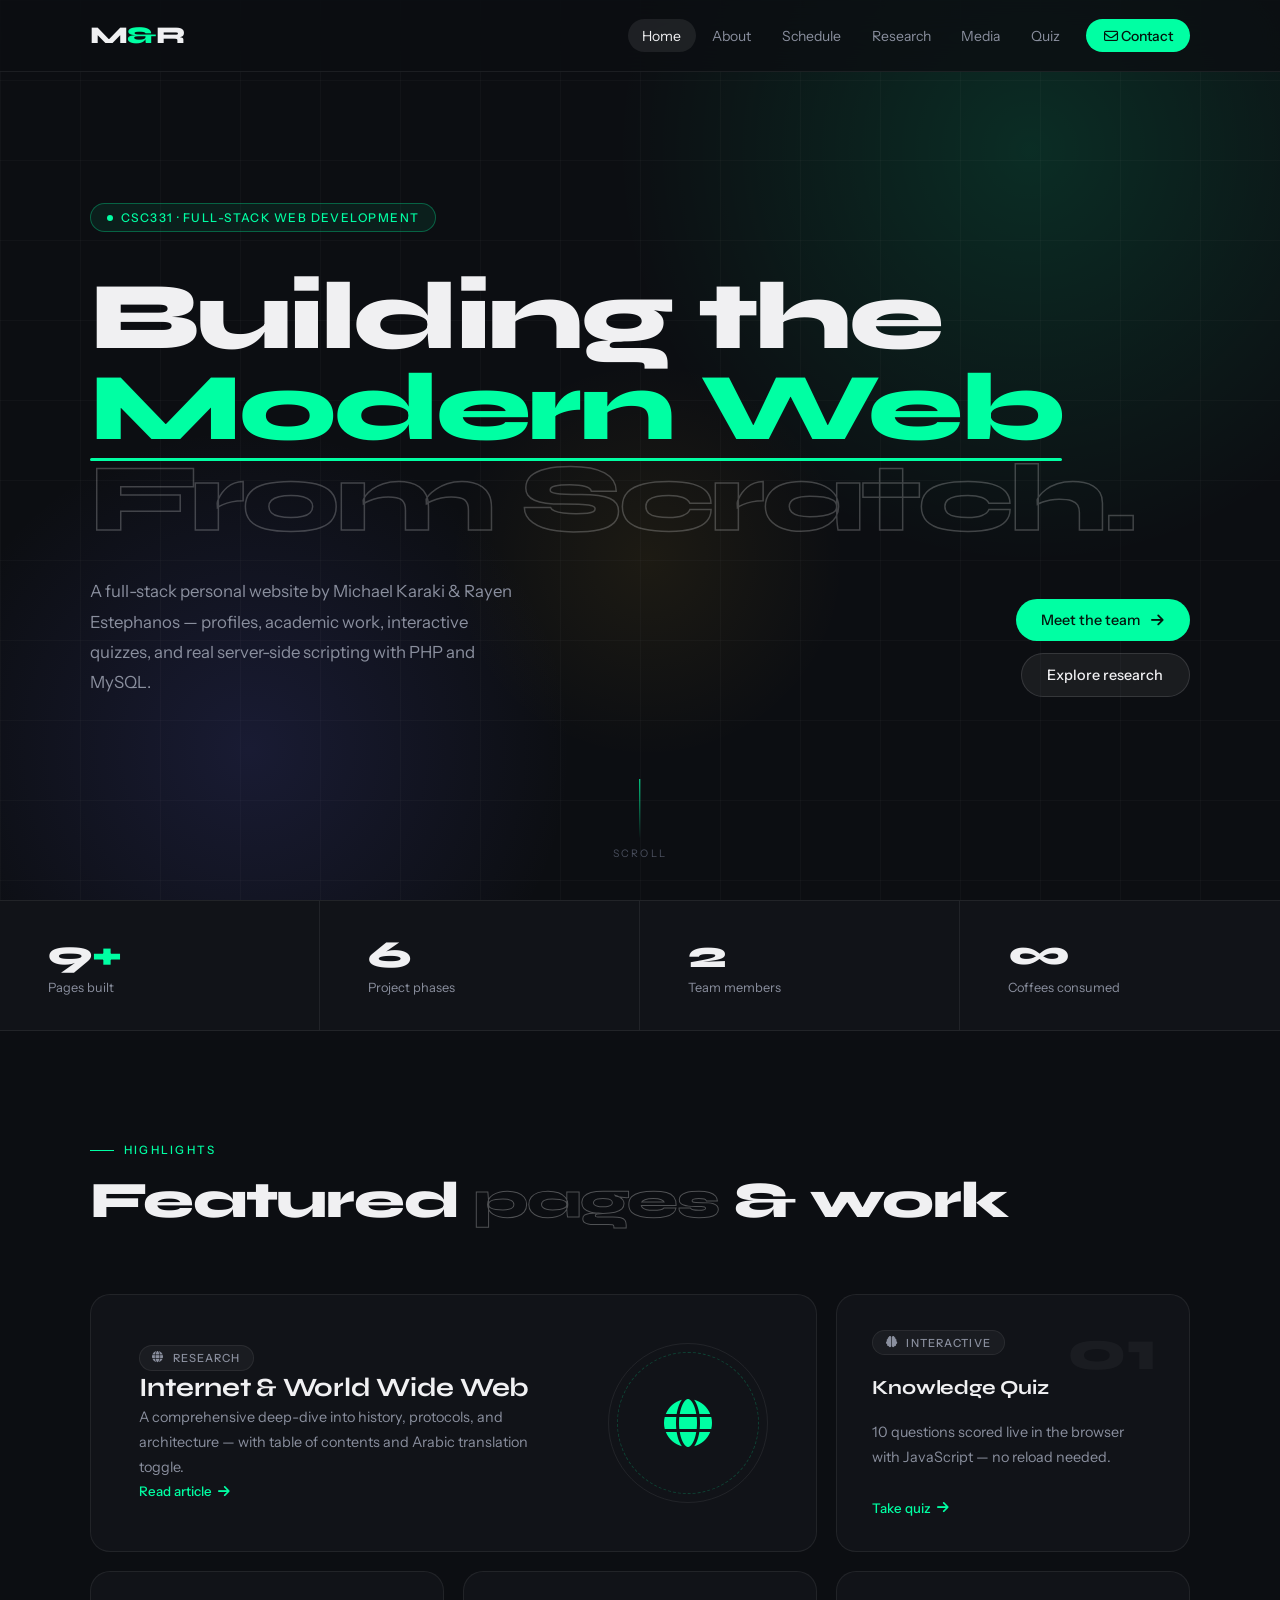
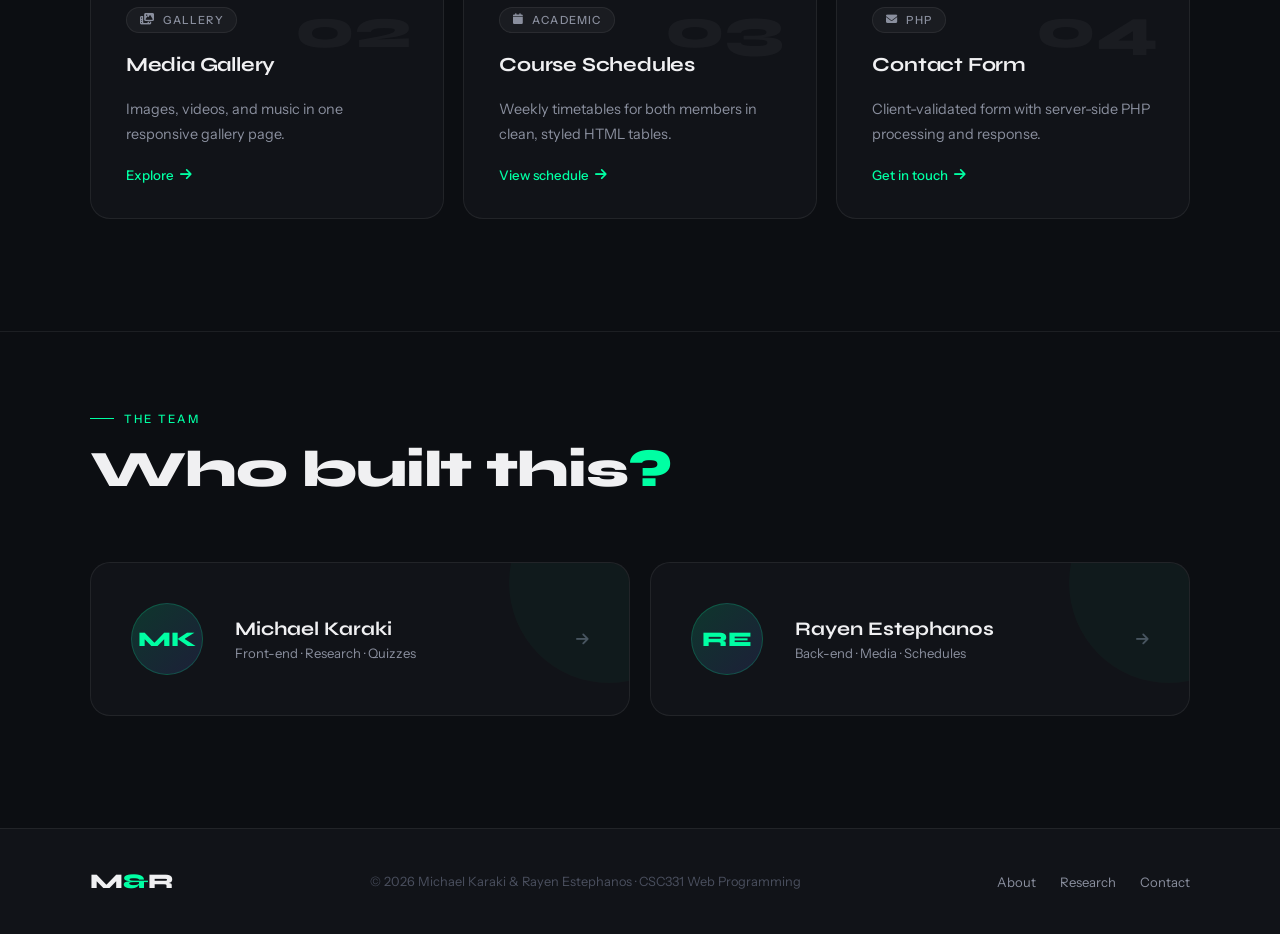
<file: index.html>
<!DOCTYPE html>
<html lang="en">
<head>
  <meta charset="UTF-8" />
  <meta name="viewport" content="width=device-width, initial-scale=1.0" />
  <title>M&R — Web Programming Project</title>

  <link rel="preconnect" href="https://fonts.googleapis.com" />
  <link rel="preconnect" href="https://fonts.gstatic.com" crossorigin />
  <link href="https://fonts.googleapis.com/css2?family=Syne:wght@400;500;600;700;800&family=Instrument+Sans:ital,wght@0,300;0,400;0,500;1,300&display=swap" rel="stylesheet" />
  <link rel="stylesheet" href="https://cdnjs.cloudflare.com/ajax/libs/font-awesome/6.5.0/css/all.min.css" />
  <link rel="stylesheet" href="style.css" />

  <style>
    /* HERO */
    .hero {
      min-height: 100svh;
      display: grid;
      place-items: center;
      position: relative;
      overflow: hidden;
      padding: 0 7vw;
    }

    .hero-bg {
      position: absolute;
      inset: 0;
      z-index: 0;
    }

    .hero-bg::before {
      content: '';
      position: absolute;
      width: 900px; height: 900px;
      top: -300px; right: -200px;
      background: radial-gradient(circle, rgba(0,255,163,0.13) 0%, transparent 65%);
      animation: drift1 12s ease-in-out infinite alternate;
    }

    .hero-bg::after {
      content: '';
      position: absolute;
      width: 700px; height: 700px;
      bottom: -200px; left: -100px;
      background: radial-gradient(circle, rgba(99,102,241,0.15) 0%, transparent 65%);
      animation: drift2 15s ease-in-out infinite alternate;
    }

    .hero-bg-accent {
      position: absolute;
      width: 400px; height: 400px;
      top: 40%; left: 35%;
      background: radial-gradient(circle, rgba(251,191,36,0.07) 0%, transparent 70%);
      animation: drift3 18s ease-in-out infinite alternate;
    }

    .hero-grid {
      position: absolute;
      inset: 0;
      background-image:
        linear-gradient(rgba(255,255,255,0.025) 1px, transparent 1px),
        linear-gradient(90deg, rgba(255,255,255,0.025) 1px, transparent 1px);
      background-size: 80px 80px;
      z-index: 0;
    }

    @keyframes drift1 { from{transform:translate(0,0) scale(1)} to{transform:translate(40px,-60px) scale(1.15)} }
    @keyframes drift2 { from{transform:translate(0,0) scale(1)} to{transform:translate(-30px,50px) scale(1.1)} }
    @keyframes drift3 { from{transform:translate(0,0)} to{transform:translate(60px,40px)} }

    .hero-inner {
      position: relative;
      z-index: 1;
      max-width: 1100px;
      width: 100%;
    }

    .hero-badge {
      display: inline-flex;
      align-items: center;
      gap: 8px;
      border: 1px solid rgba(0,255,163,0.3);
      background: rgba(0,255,163,0.07);
      color: var(--c-mint);
      font-family: 'Instrument Sans', sans-serif;
      font-size: 0.75rem;
      font-weight: 500;
      letter-spacing: 0.12em;
      text-transform: uppercase;
      padding: 0.4rem 1rem;
      border-radius: 100px;
      margin-bottom: 2.4rem;
      animation: fadeUp 0.6s ease both;
    }

    .hero-badge-dot {
      width: 6px; height: 6px;
      border-radius: 50%;
      background: var(--c-mint);
      animation: pulse 2s ease infinite;
    }

    @keyframes pulse {
      0%,100% { opacity:1; transform:scale(1); }
      50%      { opacity:0.5; transform:scale(0.7); }
    }

    .hero-title {
      font-family: 'Syne', sans-serif;
      font-weight: 800;
      font-size: clamp(3.2rem, 7.5vw, 7rem);
      line-height: 0.95;
      letter-spacing: -0.03em;
      color: var(--c-white);
      margin-bottom: 2rem;
      animation: fadeUp 0.7s 0.1s ease both;
    }

    .hero-title .line-2 {
      display: block;
      color: transparent;
      -webkit-text-stroke: 1.5px rgba(255,255,255,0.22);
    }

    .hero-title .highlight {
      color: var(--c-mint);
      position: relative;
    }

    .hero-title .highlight::after {
      content: '';
      position: absolute;
      bottom: 4px; left: 0; right: 0;
      height: 3px;
      background: var(--c-mint);
      border-radius: 2px;
      transform: scaleX(0);
      transform-origin: left;
      animation: underlineIn 0.6s 0.9s ease forwards;
    }

    @keyframes underlineIn { to { transform: scaleX(1); } }

    .hero-bottom {
      display: flex;
      align-items: flex-end;
      justify-content: space-between;
      gap: 3rem;
      animation: fadeUp 0.7s 0.25s ease both;
    }

    .hero-desc {
      font-family: 'Instrument Sans', sans-serif;
      font-size: 1.05rem;
      font-weight: 300;
      color: var(--c-muted);
      line-height: 1.8;
      max-width: 440px;
    }

    .hero-actions {
      display: flex;
      flex-direction: column;
      gap: 0.75rem;
      align-items: flex-end;
      flex-shrink: 0;
    }

    .hero-scroll-hint {
      position: absolute;
      bottom: 2.5rem; left: 50%;
      transform: translateX(-50%);
      z-index: 2;
      display: flex;
      flex-direction: column;
      align-items: center;
      gap: 8px;
      animation: fadeIn 1s 1.2s ease both;
    }

    .scroll-line {
      width: 1px; height: 60px;
      background: linear-gradient(to bottom, var(--c-mint), transparent);
      animation: scrollDrop 2s ease-in-out infinite;
    }

    @keyframes scrollDrop {
      0%   { transform:scaleY(0); transform-origin:top; opacity:1; }
      50%  { transform:scaleY(1); transform-origin:top; opacity:1; }
      100% { transform:scaleY(1); transform-origin:bottom; opacity:0; }
    }

    .scroll-label {
      font-family: 'Instrument Sans', sans-serif;
      font-size: 0.65rem;
      letter-spacing: 0.2em;
      text-transform: uppercase;
      color: var(--c-subtle);
    }

    /*  STATS BAR  */
    .stats-bar {
      border-top: 1px solid var(--c-border);
      border-bottom: 1px solid var(--c-border);
      display: grid;
      grid-template-columns: repeat(4, 1fr);
      background: var(--c-surface);
    }

    .stat-item {
      padding: 2.2rem 3rem;
      border-right: 1px solid var(--c-border);
      position: relative;
      overflow: hidden;
    }

    .stat-item:last-child { border-right: none; }

    .stat-item::after {
      content: '';
      position: absolute;
      bottom: 0; left: 0;
      width: 100%; height: 2px;
      background: var(--c-mint);
      transform: scaleX(0);
      transform-origin: left;
      transition: transform 0.4s ease;
    }

    .stat-item:hover::after { transform: scaleX(1); }

    .stat-num {
      font-family: 'Syne', sans-serif;
      font-size: 2.4rem;
      font-weight: 800;
      color: var(--c-white);
      line-height: 1;
      margin-bottom: 0.35rem;
    }

    .stat-num span { color: var(--c-mint); }

    .stat-label {
      font-family: 'Instrument Sans', sans-serif;
      font-size: 0.8rem;
      color: var(--c-muted);
    }

    /*  FEATURED  */
    .featured { padding: 7rem 7vw; }

    .section-eyebrow {
      font-family: 'Instrument Sans', sans-serif;
      font-size: 0.72rem;
      font-weight: 500;
      letter-spacing: 0.2em;
      text-transform: uppercase;
      color: var(--c-mint);
      margin-bottom: 1rem;
      display: flex;
      align-items: center;
      gap: 10px;
    }

    .section-eyebrow::before {
      content: '';
      display: block;
      width: 24px; height: 1px;
      background: var(--c-mint);
    }

    .section-heading {
      font-family: 'Syne', sans-serif;
      font-size: clamp(2rem, 4vw, 3.2rem);
      font-weight: 800;
      color: var(--c-white);
      letter-spacing: -0.02em;
      line-height: 1.1;
      margin-bottom: 4rem;
    }

    .section-heading em {
      font-style: normal;
      color: transparent;
      -webkit-text-stroke: 1px rgba(255,255,255,0.28);
    }

    /* Bento grid */
    .bento-grid {
      display: grid;
      grid-template-columns: 1fr 1fr 1fr;
      grid-template-rows: auto auto;
      gap: 1.2rem;
    }

    .bento-card {
      background: var(--c-surface);
      border: 1px solid var(--c-border);
      border-radius: 20px;
      padding: 2.2rem;
      text-decoration: none;
      color: inherit;
      display: flex;
      flex-direction: column;
      gap: 1.2rem;
      position: relative;
      overflow: hidden;
      transition: border-color 0.3s, transform 0.3s;
    }

    .bento-card::before {
      content: '';
      position: absolute;
      inset: 0;
      background: radial-gradient(circle at 80% 20%, rgba(0,255,163,0.06) 0%, transparent 60%);
      opacity: 0;
      transition: opacity 0.4s;
    }

    .bento-card:hover {
      border-color: rgba(0,255,163,0.35);
      transform: translateY(-4px);
    }

    .bento-card:hover::before { opacity: 1; }

    .bento-card--large {
      grid-column: span 2;
      flex-direction: row;
      align-items: center;
      gap: 3rem;
      padding: 3rem;
    }

    .bento-card--large .card-content { flex: 1; }

    .card-visual {
      width: 160px; height: 160px;
      flex-shrink: 0;
      border-radius: 50%;
      border: 1px solid var(--c-border);
      display: flex;
      align-items: center;
      justify-content: center;
      font-size: 3rem;
      color: var(--c-mint);
      position: relative;
    }

    .card-visual::before {
      content: '';
      position: absolute;
      inset: 8px;
      border-radius: 50%;
      border: 1px dashed rgba(0,255,163,0.2);
      animation: spinSlow 20s linear infinite;
    }

    @keyframes spinSlow { to { transform: rotate(360deg); } }

    .card-tag {
      display: inline-flex;
      align-items: center;
      gap: 5px;
      font-family: 'Instrument Sans', sans-serif;
      font-size: 0.7rem;
      font-weight: 500;
      letter-spacing: 0.1em;
      text-transform: uppercase;
      color: var(--c-muted);
      background: rgba(255,255,255,0.04);
      border: 1px solid var(--c-border);
      padding: 0.3rem 0.8rem;
      border-radius: 100px;
      width: fit-content;
    }

    .card-title {
      font-family: 'Syne', sans-serif;
      font-size: 1.25rem;
      font-weight: 700;
      color: var(--c-white);
      letter-spacing: -0.01em;
      line-height: 1.3;
    }

    .bento-card--large .card-title { font-size: 1.65rem; }

    .card-desc {
      font-family: 'Instrument Sans', sans-serif;
      font-size: 0.9rem;
      font-weight: 300;
      color: var(--c-muted);
      line-height: 1.75;
    }

    .card-link {
      display: inline-flex;
      align-items: center;
      gap: 6px;
      font-family: 'Instrument Sans', sans-serif;
      font-size: 0.83rem;
      font-weight: 500;
      color: var(--c-mint);
      margin-top: auto;
      transition: gap 0.2s;
    }

    .bento-card:hover .card-link { gap: 10px; }

    .card-number {
      position: absolute;
      top: 1.8rem; right: 2rem;
      font-family: 'Syne', sans-serif;
      font-size: 3.5rem;
      font-weight: 800;
      color: rgba(255,255,255,0.04);
      line-height: 1;
      pointer-events: none;
    }

    /*  TEAM  */
    .team-section {
      padding: 5rem 7vw 7rem;
      border-top: 1px solid var(--c-border);
    }

    .team-grid {
      display: grid;
      grid-template-columns: 1fr 1fr;
      gap: 1.2rem;
      margin-top: 4rem;
    }

    .team-card {
      background: var(--c-surface);
      border: 1px solid var(--c-border);
      border-radius: 20px;
      padding: 2.5rem;
      display: flex;
      align-items: center;
      gap: 2rem;
      text-decoration: none;
      color: inherit;
      position: relative;
      overflow: hidden;
      transition: border-color 0.3s, transform 0.3s;
    }

    .team-card::after {
      content: '';
      position: absolute;
      top: -80px; right: -80px;
      width: 200px; height: 200px;
      border-radius: 50%;
      background: var(--c-mint);
      opacity: 0.03;
      transition: opacity 0.4s, transform 0.4s;
    }

    .team-card:hover { border-color: rgba(0,255,163,0.3); transform: translateY(-3px); }
    .team-card:hover::after { opacity: 0.07; transform: scale(1.2); }

    .team-avatar {
      width: 72px; height: 72px;
      border-radius: 50%;
      background: linear-gradient(135deg, rgba(0,255,163,0.15), rgba(99,102,241,0.15));
      border: 1px solid rgba(0,255,163,0.2);
      display: flex;
      align-items: center;
      justify-content: center;
      font-family: 'Syne', sans-serif;
      font-size: 1.3rem;
      font-weight: 800;
      color: var(--c-mint);
      flex-shrink: 0;
    }

    .team-info { flex: 1; }

    .team-name {
      font-family: 'Syne', sans-serif;
      font-size: 1.2rem;
      font-weight: 700;
      color: var(--c-white);
      margin-bottom: 0.3rem;
    }

    .team-role {
      font-family: 'Instrument Sans', sans-serif;
      font-size: 0.82rem;
      color: var(--c-muted);
    }

    .team-arrow {
      color: var(--c-subtle);
      font-size: 0.9rem;
      transition: color 0.2s, transform 0.2s;
    }

    .team-card:hover .team-arrow { color: var(--c-mint); transform: translateX(4px); }

    /*  RESPONSIVE  */
    @media (max-width: 1024px) {
      .bento-grid { grid-template-columns: 1fr 1fr; }
      .bento-card--large { grid-column: span 2; flex-direction: column; }
      .card-visual { width: 100px; height: 100px; font-size: 2rem; }
    }

    @media (max-width: 600px) {
      .hero { padding: 0 5vw; padding-top: 100px; min-height: auto; padding-bottom: 5rem; }
      .hero-title { font-size: clamp(2.6rem, 11vw, 4rem); }
      .hero-bottom { flex-direction: column; align-items: flex-start; }
      .hero-actions { align-items: flex-start; width: 100%; }
      .stats-bar { grid-template-columns: 1fr 1fr; }
      .stat-item:nth-child(2) { border-right: none; }
      .bento-grid { grid-template-columns: 1fr; }
      .bento-card--large { grid-column: span 1; flex-direction: column; }
      .team-grid { grid-template-columns: 1fr; }
      .featured { padding: 4rem 5vw; }
      .team-section { padding: 4rem 5vw; }
    }
  </style>
</head>
<body>

  <!--  HEADER  -->
  <header class="site-header">
    <a href="home.html" class="logo">
      M<span style="color:var(--c-mint)">&</span>R
    </a>

    <nav class="site-nav" id="site-nav">
      <a href="home.html"      class="nav-link active">Home</a>
      <a href="aboutus.html"   class="nav-link">About</a>
      <a href="schedules.html" class="nav-link">Schedule</a>
      <a href="research.html"  class="nav-link">Research</a>
      <a href="media.html"     class="nav-link">Media</a>
      <a href="quiz1.html"     class="nav-link">Quiz</a>
      <a href="contactus.html" class="nav-link nav-cta">
        <i class="fa-regular fa-envelope"></i>&nbsp;Contact
      </a>
    </nav>

    <button class="nav-toggle" aria-label="Open menu" onclick="openMenu()">
      <span></span><span></span><span></span>
    </button>
  </header>

  <!--  SIDE DRAWER  -->
  <div class="drawer-overlay" id="drawerOverlay" onclick="closeMenu()"></div>
  <aside class="drawer" id="drawer">
    <div class="drawer-head">
      <span class="logo">M<span style="color:var(--c-mint)">&</span>R</span>
      <button class="drawer-close" onclick="closeMenu()">
        <i class="fa-solid fa-xmark"></i>
      </button>
    </div>
    <nav class="drawer-nav">
      <a href="home.html"      class="drawer-link active"><span class="d-num">01</span>Home</a>
      <a href="aboutus.html"   class="drawer-link"><span class="d-num">02</span>About Us</a>
      <a href="schedules.html" class="drawer-link"><span class="d-num">03</span>Schedule</a>
      <a href="research.html"  class="drawer-link"><span class="d-num">04</span>Research</a>
      <a href="media.html"     class="drawer-link"><span class="d-num">05</span>Media</a>
      <a href="quiz1.html"     class="drawer-link"><span class="d-num">06</span>Quiz 1</a>
      <a href="quiz2.php"      class="drawer-link"><span class="d-num">07</span>Quiz 2</a>
      <a href="contactus.html" class="drawer-link"><span class="d-num">08</span>Contact</a>
    </nav>
    <div class="drawer-footer">CSC331 · Web Programming</div>
  </aside>

  <!--  HERO  -->
  <section class="hero">
    <div class="hero-bg">
      <div class="hero-bg-accent"></div>
    </div>
    <div class="hero-grid"></div>

    <div class="hero-inner">
      <div class="hero-badge">
        <div class="hero-badge-dot"></div>
        CSC331 · Full-Stack Web Development
      </div>

      <h1 class="hero-title">
        Building the<br>
        <span class="highlight">Modern Web</span><br>
        <span class="line-2">From Scratch.</span>
      </h1>

      <div class="hero-bottom">
        <p class="hero-desc">
          A full-stack personal website by Michael Karaki &amp; Rayen Estephanos —
          profiles, academic work, interactive quizzes, and real server-side
          scripting with PHP and MySQL.
        </p>
        <div class="hero-actions">
          <a href="aboutus.html" class="btn btn--mint">
            Meet the team&nbsp; <i class="fa-solid fa-arrow-right"></i>
          </a>
          <a href="research.html" class="btn btn--ghost">Explore research</a>
        </div>
      </div>
    </div>

    <div class="hero-scroll-hint" aria-hidden="true">
      <div class="scroll-line"></div>
      <span class="scroll-label">Scroll</span>
    </div>
  </section>

  <!--  STATS BAR  -->
  <div class="stats-bar">
    <div class="stat-item">
      <div class="stat-num">9<span>+</span></div>
      <div class="stat-label">Pages built</div>
    </div>
    <div class="stat-item">
      <div class="stat-num">6<span></span></div>
      <div class="stat-label">Project phases</div>
    </div>
    <div class="stat-item">
      <div class="stat-num">2<span></span></div>
      <div class="stat-label">Team members</div>
    </div>
    <div class="stat-item">
      <div class="stat-num">∞</div>
      <div class="stat-label">Coffees consumed</div>
    </div>
  </div>

  <!--  FEATURED  -->
  <section class="featured">
    <p class="section-eyebrow">Highlights</p>
    <h2 class="section-heading">Featured <em>pages</em> &amp; work</h2>

    <div class="bento-grid">
      <a href="research.html" class="bento-card bento-card--large">
        <div class="card-content">
          <span class="card-tag"><i class="fa-solid fa-globe"></i>&nbsp;Research</span>
          <h3 class="card-title">Internet &amp; World Wide Web</h3>
          <p class="card-desc">A comprehensive deep-dive into history, protocols, and architecture — with table of contents and Arabic translation toggle.</p>
          <span class="card-link">Read article <i class="fa-solid fa-arrow-right"></i></span>
        </div>
        <div class="card-visual"><i class="fa-solid fa-globe"></i></div>
      </a>

      <a href="quiz1.html" class="bento-card">
        <span class="card-number">01</span>
        <span class="card-tag"><i class="fa-solid fa-brain"></i>&nbsp;Interactive</span>
        <h3 class="card-title">Knowledge Quiz</h3>
        <p class="card-desc">10 questions scored live in the browser with JavaScript — no reload needed.</p>
        <span class="card-link">Take quiz <i class="fa-solid fa-arrow-right"></i></span>
      </a>

      <a href="media.html" class="bento-card">
        <span class="card-number">02</span>
        <span class="card-tag"><i class="fa-solid fa-photo-film"></i>&nbsp;Gallery</span>
        <h3 class="card-title">Media Gallery</h3>
        <p class="card-desc">Images, videos, and music in one responsive gallery page.</p>
        <span class="card-link">Explore <i class="fa-solid fa-arrow-right"></i></span>
      </a>

      <a href="schedules.html" class="bento-card">
        <span class="card-number">03</span>
        <span class="card-tag"><i class="fa-solid fa-calendar"></i>&nbsp;Academic</span>
        <h3 class="card-title">Course Schedules</h3>
        <p class="card-desc">Weekly timetables for both members in clean, styled HTML tables.</p>
        <span class="card-link">View schedule <i class="fa-solid fa-arrow-right"></i></span>
      </a>

      <a href="contactus.html" class="bento-card">
        <span class="card-number">04</span>
        <span class="card-tag"><i class="fa-solid fa-envelope"></i>&nbsp;PHP</span>
        <h3 class="card-title">Contact Form</h3>
        <p class="card-desc">Client-validated form with server-side PHP processing and response.</p>
        <span class="card-link">Get in touch <i class="fa-solid fa-arrow-right"></i></span>
      </a>
    </div>
  </section>

  <!--  TEAM  -->
  <section class="team-section">
    <p class="section-eyebrow">The team</p>
    <h2 class="section-heading">Who built this<span style="color:var(--c-mint)">?</span></h2>
    <div class="team-grid">
      <a href="aboutus.html" class="team-card">
        <div class="team-avatar">MK</div>
        <div class="team-info">
          <div class="team-name">Michael Karaki</div>
          <div class="team-role">Front-end · Research · Quizzes</div>
        </div>
        <i class="fa-solid fa-arrow-right team-arrow"></i>
      </a>
      <a href="aboutus.html" class="team-card">
        <div class="team-avatar">RE</div>
        <div class="team-info">
          <div class="team-name">Rayen Estephanos</div>
          <div class="team-role">Back-end · Media · Schedules</div>
        </div>
        <i class="fa-solid fa-arrow-right team-arrow"></i>
      </a>
    </div>
  </section>

  <!--  FOOTER  -->
  <footer class="site-footer">
    <div class="footer-inner">
      <span class="footer-brand">M<span style="color:var(--c-mint)">&</span>R</span>
      <p class="footer-copy">&copy; 2026 Michael Karaki &amp; Rayen Estephanos · CSC331 Web Programming</p>
      <div class="footer-links">
        <a href="aboutus.html">About</a>
        <a href="research.html">Research</a>
        <a href="contactus.html">Contact</a>
      </div>
    </div>
  </footer>

  <script>
    function openMenu() {
      document.getElementById('drawer').classList.add('open');
      document.getElementById('drawerOverlay').classList.add('visible');
      document.body.style.overflow = 'hidden';
    }
    function closeMenu() {
      document.getElementById('drawer').classList.remove('open');
      document.getElementById('drawerOverlay').classList.remove('visible');
      document.body.style.overflow = '';
    }
  </script>

</body>
</html>
</file>
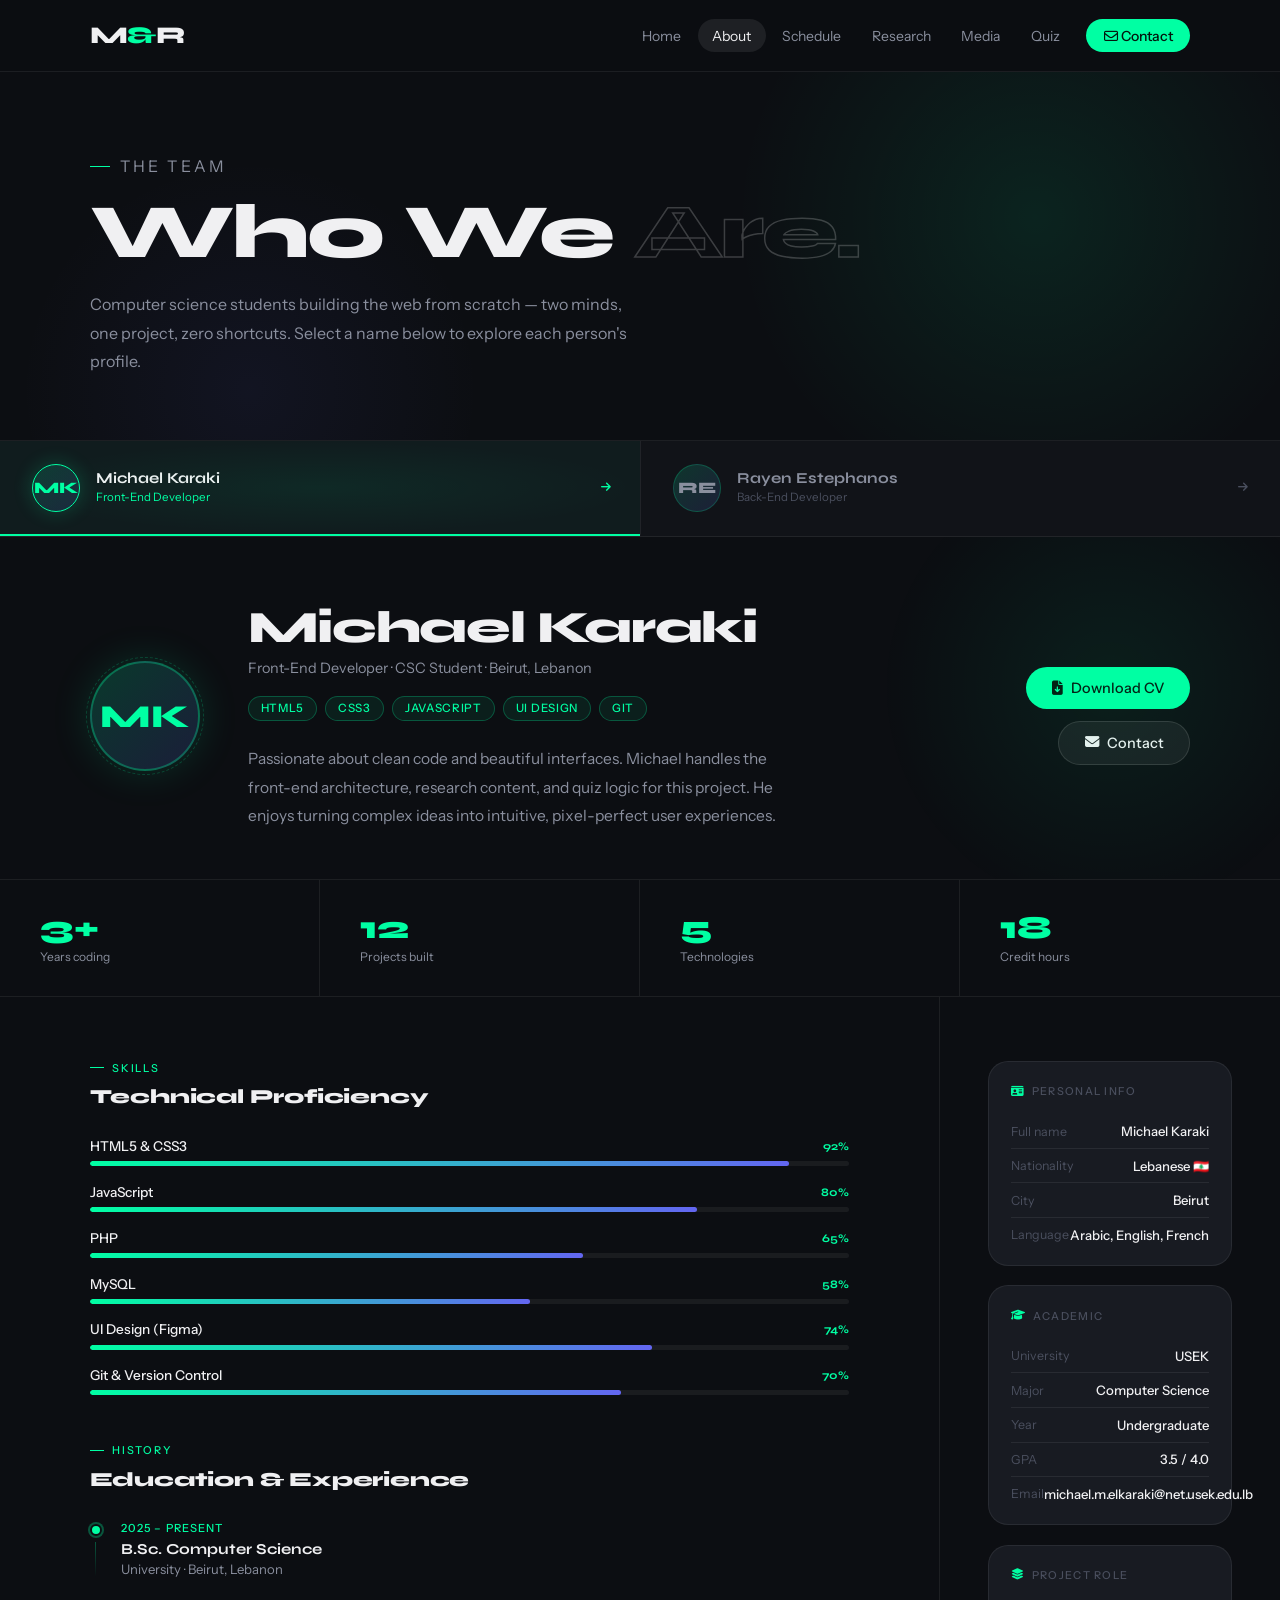
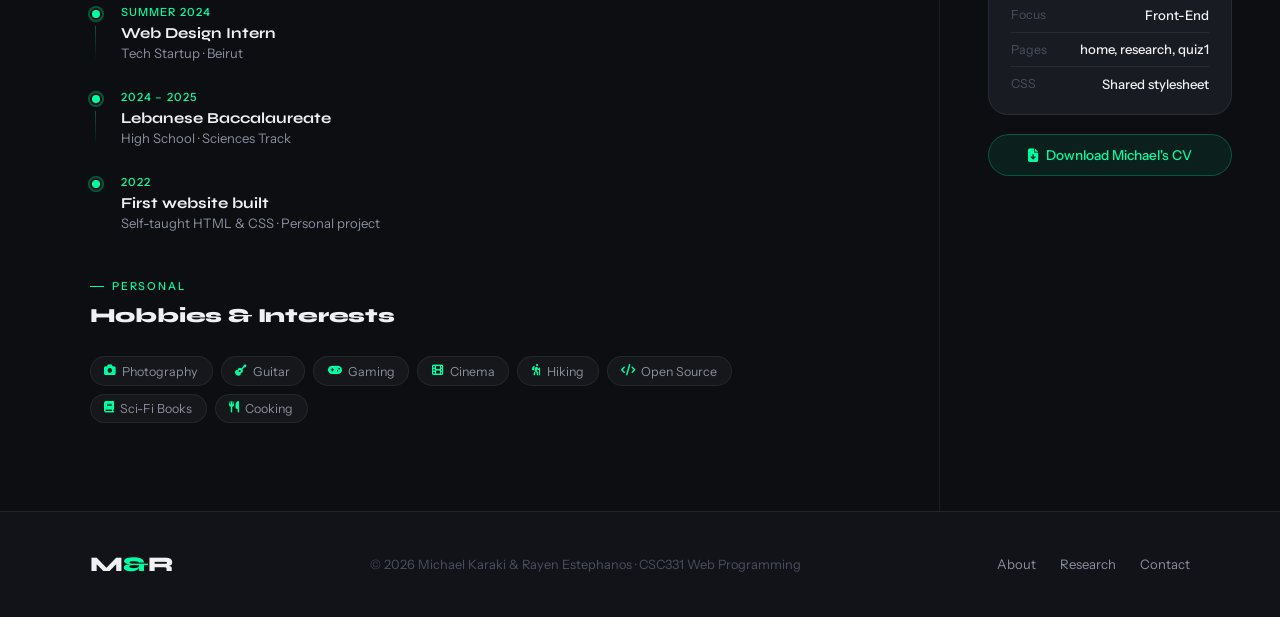
<file: aboutus.html>
<!DOCTYPE html>
<html lang="en">
<head>
  <meta charset="UTF-8"/>
  <meta name="viewport" content="width=device-width, initial-scale=1.0"/>
  <title>About Us — M&R</title>
  <link rel="preconnect" href="https://fonts.googleapis.com"/>
  <link rel="preconnect" href="https://fonts.gstatic.com" crossorigin/>
  <link href="https://fonts.googleapis.com/css2?family=Syne:wght@400;500;600;700;800&family=Instrument+Sans:ital,wght@0,300;0,400;0,500;1,300&display=swap" rel="stylesheet"/>
  <link rel="stylesheet" href="https://cdnjs.cloudflare.com/ajax/libs/font-awesome/6.5.0/css/all.min.css"/>
  <link rel="stylesheet" href="style.css"/>
  <style>
    main { padding-top: var(--header-h); }

    /*  HERO  */
    .about-hero {
      padding: 5rem 7vw 4rem;
      border-bottom: 1px solid var(--c-border);
      position: relative; overflow: hidden;
    }
    .about-hero::before {
      content:''; position:absolute; top:-180px; right:-80px;
      width:650px; height:650px;
      background:radial-gradient(circle,rgba(0,255,163,.09) 0%,transparent 65%);
      pointer-events:none;
    }
    .about-hero::after {
      content:''; position:absolute; bottom:-200px; left:0;
      width:500px; height:500px;
      background:radial-gradient(circle,rgba(99,102,241,.07) 0%,transparent 65%);
      pointer-events:none;
    }
    .eyebrow {
      font-family:'Instrument Sans',sans-serif; font-size:.72rem;
      font-weight:500; letter-spacing:.2em; text-transform:uppercase;
      color:var(--c-mint); margin-bottom:1rem;
      display:flex; align-items:center; gap:10px;
    }
    .eyebrow::before { content:''; display:block; width:20px; height:1px; background:var(--c-mint); }
    .about-hero h1 {
      font-family:'Syne',sans-serif; font-weight:800;
      font-size:clamp(2.8rem,6vw,5.5rem);
      letter-spacing:-.03em; line-height:.92;
      color:var(--c-white); margin-bottom:1.4rem; position:relative; z-index:1;
    }
    .about-hero h1 .ghost {
      color:transparent; -webkit-text-stroke:1.5px rgba(255,255,255,.2);
    }
    .about-hero p {
      font-family:'Instrument Sans',sans-serif; font-size:1rem;
      font-weight:300; color:var(--c-muted); line-height:1.8;
      max-width:540px; position:relative; z-index:1;
    }

    /*  MEMBER SWITCHER */
    .switcher-bar {
      display: flex;
      gap: 0;
      background: var(--c-surface);
      border-bottom: 1px solid var(--c-border);
      position: sticky;
      top: var(--header-h);
      z-index: 50;
    }
    .member-btn {
      flex: 1;
      display: flex;
      align-items: center;
      justify-content: center;
      gap: 1rem;
      padding: 1.4rem 2rem;
      cursor: pointer;
      border: none;
      background: transparent;
      border-bottom: 2px solid transparent;
      transition: all .3s;
      position: relative;
      overflow: hidden;
    }
    .member-btn::before {
      content: '';
      position: absolute; inset: 0;
      background: radial-gradient(ellipse at center, rgba(0,255,163,.06), transparent 70%);
      opacity: 0;
      transition: opacity .4s;
    }
    .member-btn:hover::before { opacity: 1; }
    .member-btn:hover { background: rgba(255,255,255,.02); }
    .member-btn.active {
      border-bottom-color: var(--c-mint);
      background: rgba(0,255,163,.04);
    }
    .member-btn.active::before { opacity: 1; }

    .mb-avatar {
      width: 48px; height: 48px; border-radius: 50%;
      background: linear-gradient(135deg, rgba(0,255,163,.15), rgba(99,102,241,.15));
      border: 1.5px solid rgba(0,255,163,.2);
      display: flex; align-items: center; justify-content: center;
      font-family: 'Syne', sans-serif; font-size: 1rem; font-weight: 800;
      color: var(--c-muted); flex-shrink: 0;
      transition: all .3s;
    }
    .member-btn.active .mb-avatar {
      border-color: var(--c-mint);
      color: var(--c-mint);
      box-shadow: 0 0 20px rgba(0,255,163,.2);
    }
    .mb-info { text-align: left; }
    .mb-name {
      font-family: 'Syne', sans-serif; font-size: .95rem; font-weight: 700;
      color: var(--c-muted); transition: color .3s; line-height: 1;
      margin-bottom: .2rem;
    }
    .member-btn.active .mb-name { color: var(--c-white); }
    .mb-role {
      font-family: 'Instrument Sans', sans-serif; font-size: .72rem;
      color: var(--c-subtle); transition: color .3s;
    }
    .member-btn.active .mb-role { color: var(--c-mint); }
    .mb-arrow {
      font-size: .7rem; color: var(--c-subtle);
      margin-left: auto; transition: color .3s, transform .3s;
    }
    .member-btn.active .mb-arrow { color: var(--c-mint); transform: translateX(3px); }

    /*  PROFILE PANELS  */
    .profiles-wrap { position: relative; overflow: hidden; }

    .profile-panel {
      display: none;
      animation: panelIn .45s cubic-bezier(.22,1,.36,1) both;
    }
    .profile-panel.active { display: block; }

    @keyframes panelIn {
      from { opacity:0; transform:translateY(18px); }
      to   { opacity:1; transform:translateY(0); }
    }

    /*  PROFILE HEADER  */
    .profile-header {
      padding: 4rem 7vw 3rem;
      border-bottom: 1px solid var(--c-border);
      display: flex;
      align-items: center;
      gap: 3rem;
      position: relative;
      overflow: hidden;
    }
    .profile-header::before {
      content: '';
      position: absolute; top: -100px; right: -80px;
      width: 500px; height: 500px; border-radius: 50%;
      background: radial-gradient(circle, rgba(0,255,163,.07) 0%, transparent 65%);
      pointer-events: none;
    }
    .big-avatar {
      width: 110px; height: 110px; border-radius: 50%; flex-shrink: 0;
      background: linear-gradient(135deg, rgba(0,255,163,.18), rgba(99,102,241,.18));
      border: 2px solid rgba(0,255,163,.3);
      display: flex; align-items: center; justify-content: center;
      font-family: 'Syne', sans-serif; font-size: 2rem; font-weight: 800;
      color: var(--c-mint);
      box-shadow: 0 0 40px rgba(0,255,163,.15);
      position: relative;
    }
    .big-avatar::after {
      content: '';
      position: absolute; inset: -6px;
      border-radius: 50%;
      border: 1px dashed rgba(0,255,163,.2);
      animation: spinSlow 20s linear infinite;
    }
    @keyframes spinSlow { to { transform: rotate(360deg); } }

    .profile-header-info { flex: 1; }
    .ph-name {
      font-family: 'Syne', sans-serif; font-size: clamp(1.8rem,3.5vw,3rem);
      font-weight: 800; letter-spacing: -.03em; color: var(--c-white);
      margin-bottom: .3rem;
    }
    .ph-title {
      font-family: 'Instrument Sans', sans-serif; font-size: .9rem;
      color: var(--c-muted); margin-bottom: 1.2rem;
    }
    .ph-tags { display: flex; flex-wrap: wrap; gap: .5rem; margin-bottom: 1.5rem; }
    .ph-tag {
      font-family: 'Instrument Sans', sans-serif; font-size: .72rem;
      font-weight: 500; letter-spacing: .06em; text-transform: uppercase;
      padding: .28rem .75rem; border-radius: 100px;
      border: 1px solid rgba(0,255,163,.25);
      background: rgba(0,255,163,.07); color: var(--c-mint);
    }
    .ph-bio {
      font-family: 'Instrument Sans', sans-serif; font-size: .97rem;
      font-weight: 300; color: var(--c-muted); line-height: 1.85;
      max-width: 560px;
    }
    .profile-header-actions { display: flex; flex-direction: column; gap: .7rem; align-items: flex-end; flex-shrink: 0; }

    /*  STATS ROW  */
    .stats-row {
      display: grid; grid-template-columns: repeat(4,1fr);
      border-bottom: 1px solid var(--c-border);
    }
    .stat-cell {
      padding: 2rem 2.5rem;
      border-right: 1px solid var(--c-border);
      position: relative; overflow: hidden;
    }
    .stat-cell:last-child { border-right: none; }
    .stat-cell::after {
      content: ''; position: absolute; bottom: 0; left: 0;
      width: 100%; height: 2px; background: var(--c-mint);
      transform: scaleX(0); transform-origin: left;
      transition: transform .4s;
    }
    .stat-cell:hover::after { transform: scaleX(1); }
    .stat-num {
      font-family: 'Syne', sans-serif; font-size: 2rem;
      font-weight: 800; color: var(--c-white); line-height: 1;
      margin-bottom: .3rem;
    }
    .stat-num span { color: var(--c-mint); }
    .stat-lbl {
      font-family: 'Instrument Sans', sans-serif; font-size: .75rem;
      color: var(--c-muted);
    }

    /*  CONTENT GRID  */
    .profile-body {
      display: grid;
      grid-template-columns: 1fr 340px;
      gap: 0;
    }
    .profile-main { padding: 4rem 7vw; border-right: 1px solid var(--c-border); }
    .profile-side { padding: 4rem 3rem; }

    /* Section titles */
    .section-eyebrow {
      font-family: 'Instrument Sans', sans-serif; font-size: .68rem;
      font-weight: 500; letter-spacing: .18em; text-transform: uppercase;
      color: var(--c-mint); margin-bottom: .6rem;
      display: flex; align-items: center; gap: 8px;
    }
    .section-eyebrow::before { content:''; display:block; width:14px; height:1px; background:var(--c-mint); }
    .section-title {
      font-family: 'Syne', sans-serif; font-size: 1.25rem; font-weight: 800;
      color: var(--c-white); letter-spacing: -.01em; margin-bottom: 1.8rem;
    }

    /*  SKILL BARS  */
    .skills-block { margin-bottom: 3rem; }
    .skill-row { margin-bottom: 1.1rem; }
    .skill-row-top {
      display: flex; justify-content: space-between; align-items: center;
      margin-bottom: .45rem;
    }
    .skill-name {
      font-family: 'Instrument Sans', sans-serif; font-size: .85rem;
      font-weight: 500; color: var(--c-white);
    }
    .skill-pct {
      font-family: 'Syne', sans-serif; font-size: .72rem;
      font-weight: 700; color: var(--c-mint);
    }
    .skill-track {
      height: 5px; background: rgba(255,255,255,.06);
      border-radius: 5px; overflow: hidden;
    }
    .skill-fill {
      height: 100%; border-radius: 5px;
      background: linear-gradient(90deg, var(--c-mint), #6366f1);
      width: 0%; transition: width 1s cubic-bezier(.22,1,.36,1);
    }

    /*  TIMELINE  */
    .timeline-block { margin-bottom: 3rem; }
    .timeline { display: flex; flex-direction: column; gap: 0; }
    .tl-item {
      display: flex; gap: 1.2rem;
      padding-bottom: 1.8rem;
      position: relative;
    }
    .tl-item:last-child { padding-bottom: 0; }
    .tl-left { display: flex; flex-direction: column; align-items: center; flex-shrink: 0; }
    .tl-dot {
      width: 12px; height: 12px; border-radius: 50%;
      background: var(--c-mint);
      border: 2px solid var(--c-bg);
      box-shadow: 0 0 0 2px rgba(0,255,163,.3);
      flex-shrink: 0; margin-top: 3px;
    }
    .tl-line {
      width: 1px; flex: 1; margin-top: 6px;
      background: linear-gradient(to bottom, rgba(0,255,163,.3), transparent);
      min-height: 30px;
    }
    .tl-item:last-child .tl-line { display: none; }
    .tl-right { flex: 1; }
    .tl-date {
      font-family: 'Instrument Sans', sans-serif; font-size: .7rem;
      font-weight: 500; letter-spacing: .1em; text-transform: uppercase;
      color: var(--c-mint); margin-bottom: .3rem;
    }
    .tl-title {
      font-family: 'Syne', sans-serif; font-size: .95rem; font-weight: 700;
      color: var(--c-white); margin-bottom: .2rem;
    }
    .tl-sub {
      font-family: 'Instrument Sans', sans-serif; font-size: .82rem;
      color: var(--c-muted);
    }

    /*  INFO CARD (sidebar)  */
    .info-card {
      background: var(--c-surface2); border: 1px solid var(--c-border);
      border-radius: var(--radius-lg); padding: 1.4rem; margin-bottom: 1.2rem;
    }
    .ic-label {
      font-family: 'Instrument Sans', sans-serif; font-size: .68rem;
      font-weight: 500; letter-spacing: .12em; text-transform: uppercase;
      color: var(--c-subtle); margin-bottom: 1rem;
      display: flex; align-items: center; gap: 6px;
    }
    .ic-label i { color: var(--c-mint); font-size: .7rem; }
    .ic-row {
      display: flex; justify-content: space-between; align-items: center;
      padding: .55rem 0;
      border-bottom: 1px solid var(--c-border);
    }
    .ic-row:last-child { border-bottom: none; padding-bottom: 0; }
    .ic-key {
      font-family: 'Instrument Sans', sans-serif; font-size: .78rem;
      color: var(--c-subtle);
    }
    .ic-val {
      font-family: 'Instrument Sans', sans-serif; font-size: .82rem;
      color: var(--c-white); font-weight: 500; text-align: right;
    }

    /*  HOBBY PILLS  */
    .hobby-pills { display: flex; flex-wrap: wrap; gap: .5rem; margin-bottom: 1.5rem; }
    .hobby-pill {
      display: flex; align-items: center; gap: 6px;
      font-family: 'Instrument Sans', sans-serif; font-size: .78rem;
      color: var(--c-muted); background: rgba(255,255,255,.04);
      border: 1px solid var(--c-border);
      padding: .38rem .85rem; border-radius: 100px;
      transition: all .2s; cursor: default;
    }
    .hobby-pill:hover { border-color: rgba(0,255,163,.3); color: var(--c-white); }
    .hobby-pill i { color: var(--c-mint); font-size: .72rem; }

    /*  CV BUTTON  */
    .cv-btn {
      display: flex; align-items: center; justify-content: center; gap: 8px;
      width: 100%;
      font-family: 'Instrument Sans', sans-serif; font-size: .85rem; font-weight: 500;
      color: var(--c-mint);
      background: rgba(0,255,163,.07); border: 1px solid rgba(0,255,163,.25);
      border-radius: 100px; padding: .75rem 1.2rem;
      text-decoration: none; transition: background .25s, transform .2s;
    }
    .cv-btn:hover { background: rgba(0,255,163,.14); transform: translateY(-2px); }

    /*  RESPONSIVE  */
    @media(max-width:1100px) {
      .profile-body { grid-template-columns: 1fr; }
      .profile-main { border-right: none; border-bottom: 1px solid var(--c-border); }
      .profile-side { padding: 3rem 7vw 4rem; }
      .stats-row { grid-template-columns: 1fr 1fr; }
      .stat-cell:nth-child(2) { border-right: none; }
    }
    @media(max-width:700px) {
      .profile-header { flex-direction: column; align-items: flex-start; gap: 1.5rem; }
      .profile-header-actions { align-items: flex-start; }
      .switcher-bar { position: relative; top: 0; }
      .about-hero { padding: 4rem 5vw 3rem; }
      .profile-header { padding: 3rem 5vw 2.5rem; }
      .profile-main { padding: 3rem 5vw; }
      .profile-side { padding: 3rem 5vw; }
      .stat-cell { padding: 1.5rem 2rem; }
      .mb-info { display: none; }
    }
    @media(max-width:480px) {
      .stats-row { grid-template-columns: 1fr 1fr; }
    }
  </style>
</head>
<body>

<!--  HEADER  -->
<header class="site-header">
  <a href="home.html" class="logo">M<span style="color:var(--c-mint)">&</span>R</a>
  <nav class="site-nav">
    <a href="home.html" class="nav-link">Home</a>
    <a href="aboutus.html" class="nav-link active">About</a>
    <a href="schedules.html" class="nav-link">Schedule</a>
    <a href="research.html" class="nav-link">Research</a>
    <a href="media.html" class="nav-link">Media</a>
    <a href="quiz1.html" class="nav-link">Quiz</a>
    <a href="contactus.html" class="nav-link nav-cta"><i class="fa-regular fa-envelope"></i>&nbsp;Contact</a>
  </nav>
  <button class="nav-toggle" onclick="openMenu()"><span></span><span></span><span></span></button>
</header>

<!-- DRAWER -->
<div class="drawer-overlay" id="drawerOverlay" onclick="closeMenu()"></div>
<aside class="drawer" id="drawer">
  <div class="drawer-head">
    <span class="logo">M<span style="color:var(--c-mint)">&</span>R</span>
    <button class="drawer-close" onclick="closeMenu()"><i class="fa-solid fa-xmark"></i></button>
  </div>
  <nav class="drawer-nav">
    <a href="home.html" class="drawer-link"><span class="d-num">01</span>Home</a>
    <a href="aboutus.html" class="drawer-link active"><span class="d-num">02</span>About Us</a>
    <a href="schedules.html" class="drawer-link"><span class="d-num">03</span>Schedule</a>
    <a href="research.html" class="drawer-link"><span class="d-num">04</span>Research</a>
    <a href="media.html" class="drawer-link"><span class="d-num">05</span>Media</a>
    <a href="quiz1.html" class="drawer-link"><span class="d-num">06</span>Quiz 1</a>
    <a href="quiz2.php" class="drawer-link"><span class="d-num">07</span>Quiz 2</a>
    <a href="contactus.html" class="drawer-link"><span class="d-num">08</span>Contact</a>
  </nav>
  <div class="drawer-footer">CSC331 · Web Programming</div>
</aside>

<main>

  <!--  HERO  -->
  <section class="about-hero">
    <p class="eyebrow">The team</p>
    <h1>Who We <span class="ghost">Are.</span></h1>
    <p>Computer science students building the web from scratch — two minds, one project, zero shortcuts. Select a name below to explore each person's profile.</p>
  </section>

  <!--  MEMBER SWITCHER BAR  -->
  <div class="switcher-bar">
    <button class="member-btn active" id="btn-michael" onclick="switchMember('michael')">
      <div class="mb-avatar">MK</div>
      <div class="mb-info">
        <div class="mb-name">Michael Karaki</div>
        <div class="mb-role">Front-End Developer</div>
      </div>
      <i class="fa-solid fa-arrow-right mb-arrow"></i>
    </button>
    <button class="member-btn" id="btn-rayen" onclick="switchMember('rayen')" style="border-left:1px solid var(--c-border)">
      <div class="mb-avatar">RE</div>
      <div class="mb-info">
        <div class="mb-name">Rayen Estephanos</div>
        <div class="mb-role">Back-End Developer</div>
      </div>
      <i class="fa-solid fa-arrow-right mb-arrow"></i>
    </button>
  </div>

  <!-- MICHAEL'S PANEL -->
  <div class="profile-panel active" id="panel-michael">

    <!-- Header -->
    <div class="profile-header">
      <div class="big-avatar">MK</div>
      <div class="profile-header-info">
        <div class="ph-name">Michael Karaki</div>
        <div class="ph-title">Front-End Developer · CSC Student · Beirut, Lebanon</div>
        <div class="ph-tags">
          <span class="ph-tag">HTML5</span>
          <span class="ph-tag">CSS3</span>
          <span class="ph-tag">JavaScript</span>
          <span class="ph-tag">UI Design</span>
          <span class="ph-tag">Git</span>
        </div>
        <p class="ph-bio">Passionate about clean code and beautiful interfaces. Michael handles the front-end architecture, research content, and quiz logic for this project. He enjoys turning complex ideas into intuitive, pixel-perfect user experiences.</p>
      </div>
      <div class="profile-header-actions">
        <a href="michael-cv.pdf" class="btn btn--mint" download>
          <i class="fa-solid fa-file-arrow-down"></i> Download CV
        </a>
        <a href="contactus.html" class="btn btn--ghost">
          <i class="fa-solid fa-envelope"></i> Contact
        </a>
      </div>
    </div>

    <!-- Stats -->
    <div class="stats-row">
      <div class="stat-cell">
        <div class="stat-num"><span class="counter" data-target="3">0</span><span>+</span></div>
        <div class="stat-lbl">Years coding</div>
      </div>
      <div class="stat-cell">
        <div class="stat-num"><span class="counter" data-target="12">0</span></div>
        <div class="stat-lbl">Projects built</div>
      </div>
      <div class="stat-cell">
        <div class="stat-num"><span class="counter" data-target="5">0</span></div>
        <div class="stat-lbl">Technologies</div>
      </div>
      <div class="stat-cell">
        <div class="stat-num"><span class="counter" data-target="18">0</span></div>
        <div class="stat-lbl">Credit hours</div>
      </div>
    </div>

    <!-- Body -->
    <div class="profile-body">
      <!-- MAIN COLUMN -->
      <div class="profile-main">

        <!-- Skill bars -->
        <div class="skills-block">
          <p class="section-eyebrow">Skills</p>
          <div class="section-title">Technical Proficiency</div>
          <div class="skill-row">
            <div class="skill-row-top"><span class="skill-name">HTML5 &amp; CSS3</span><span class="skill-pct">92%</span></div>
            <div class="skill-track"><div class="skill-fill" data-pct="92"></div></div>
          </div>
          <div class="skill-row">
            <div class="skill-row-top"><span class="skill-name">JavaScript</span><span class="skill-pct">80%</span></div>
            <div class="skill-track"><div class="skill-fill" data-pct="80"></div></div>
          </div>
          <div class="skill-row">
            <div class="skill-row-top"><span class="skill-name">PHP</span><span class="skill-pct">65%</span></div>
            <div class="skill-track"><div class="skill-fill" data-pct="65"></div></div>
          </div>
          <div class="skill-row">
            <div class="skill-row-top"><span class="skill-name">MySQL</span><span class="skill-pct">58%</span></div>
            <div class="skill-track"><div class="skill-fill" data-pct="58"></div></div>
          </div>
          <div class="skill-row">
            <div class="skill-row-top"><span class="skill-name">UI Design (Figma)</span><span class="skill-pct">74%</span></div>
            <div class="skill-track"><div class="skill-fill" data-pct="74"></div></div>
          </div>
          <div class="skill-row">
            <div class="skill-row-top"><span class="skill-name">Git &amp; Version Control</span><span class="skill-pct">70%</span></div>
            <div class="skill-track"><div class="skill-fill" data-pct="70"></div></div>
          </div>
        </div>

        <!-- Timeline -->
        <div class="timeline-block">
          <p class="section-eyebrow">History</p>
          <div class="section-title">Education &amp; Experience</div>
          <div class="timeline">
            <div class="tl-item">
              <div class="tl-left"><div class="tl-dot"></div><div class="tl-line"></div></div>
              <div class="tl-right">
                <div class="tl-date">2025 – Present</div>
                <div class="tl-title">B.Sc. Computer Science</div>
                <div class="tl-sub">University · Beirut, Lebanon</div>
              </div>
            </div>
            <div class="tl-item">
              <div class="tl-left"><div class="tl-dot"></div><div class="tl-line"></div></div>
              <div class="tl-right">
                <div class="tl-date">Summer 2024</div>
                <div class="tl-title">Web Design Intern</div>
                <div class="tl-sub">Tech Startup · Beirut</div>
              </div>
            </div>
            <div class="tl-item">
              <div class="tl-left"><div class="tl-dot"></div><div class="tl-line"></div></div>
              <div class="tl-right">
                <div class="tl-date">2024 – 2025</div>
                <div class="tl-title">Lebanese Baccalaureate</div>
                <div class="tl-sub">High School · Sciences Track</div>
              </div>
            </div>
            <div class="tl-item">
              <div class="tl-left"><div class="tl-dot"></div><div class="tl-line"></div></div>
              <div class="tl-right">
                <div class="tl-date">2022</div>
                <div class="tl-title">First website built</div>
                <div class="tl-sub">Self-taught HTML &amp; CSS · Personal project</div>
              </div>
            </div>
          </div>
        </div>

        <!-- Hobbies -->
        <p class="section-eyebrow">Personal</p>
        <div class="section-title">Hobbies &amp; Interests</div>
        <div class="hobby-pills">
          <div class="hobby-pill"><i class="fa-solid fa-camera"></i> Photography</div>
          <div class="hobby-pill"><i class="fa-solid fa-guitar"></i> Guitar</div>
          <div class="hobby-pill"><i class="fa-solid fa-gamepad"></i> Gaming</div>
          <div class="hobby-pill"><i class="fa-solid fa-film"></i> Cinema</div>
          <div class="hobby-pill"><i class="fa-solid fa-person-hiking"></i> Hiking</div>
          <div class="hobby-pill"><i class="fa-solid fa-code"></i> Open Source</div>
          <div class="hobby-pill"><i class="fa-solid fa-book"></i> Sci-Fi Books</div>
          <div class="hobby-pill"><i class="fa-solid fa-utensils"></i> Cooking</div>
        </div>

      </div>

      <!-- SIDE COLUMN -->
      <div class="profile-side">

        <div class="info-card">
          <div class="ic-label"><i class="fa-solid fa-id-card"></i> Personal Info</div>
          <div class="ic-row"><span class="ic-key">Full name</span><span class="ic-val">Michael Karaki</span></div>
          <div class="ic-row"><span class="ic-key">Nationality</span><span class="ic-val">Lebanese 🇱🇧</span></div>
          <div class="ic-row"><span class="ic-key">City</span><span class="ic-val">Beirut</span></div>
          <div class="ic-row"><span class="ic-key">Language</span><span class="ic-val">Arabic, English, French</span></div>
        </div>

        <div class="info-card">
          <div class="ic-label"><i class="fa-solid fa-graduation-cap"></i> Academic</div>
          <div class="ic-row"><span class="ic-key">University</span><span class="ic-val">USEK</span></div>
          <div class="ic-row"><span class="ic-key">Major</span><span class="ic-val">Computer Science</span></div>
          <div class="ic-row"><span class="ic-key">Year</span><span class="ic-val">Undergraduate</span></div>
          <div class="ic-row"><span class="ic-key">GPA</span><span class="ic-val">3.5 / 4.0</span></div>
          <div class="ic-row"><span class="ic-key">Email</span><span class="ic-val">michael.m.elkaraki@net.usek.edu.lb</span></div>
        </div>

        <div class="info-card">
          <div class="ic-label"><i class="fa-solid fa-layer-group"></i> Project Role</div>
          <div class="ic-row"><span class="ic-key">Focus</span><span class="ic-val">Front-End</span></div>
          <div class="ic-row"><span class="ic-key">Pages</span><span class="ic-val">home, research, quiz1</span></div>
          <div class="ic-row"><span class="ic-key">CSS</span><span class="ic-val">Shared stylesheet</span></div>
        </div>

        <a href="michael-cv.pdf" class="cv-btn" download>
          <i class="fa-solid fa-file-arrow-down"></i> Download Michael's CV
        </a>

      </div>
    </div>
  </div><!-- /panel-michael -->


  <!-- RAYEN'S PANEL -->
  <div class="profile-panel" id="panel-rayen">

    <!-- Header -->
    <div class="profile-header">
      <div class="big-avatar" style="background:linear-gradient(135deg,rgba(99,102,241,.2),rgba(0,255,163,.1));border-color:rgba(99,102,241,.4);box-shadow:0 0 40px rgba(99,102,241,.15)">RE</div>
      <div class="profile-header-info">
        <div class="ph-name">Rayen Estephanos</div>
        <div class="ph-title">Back-End Developer · IT Student · Beirut, Lebanon</div>
        <div class="ph-tags">
          <span class="ph-tag" style="border-color:rgba(99,102,241,.3);background:rgba(99,102,241,.08);color:#a5b4fc">PHP</span>
          <span class="ph-tag" style="border-color:rgba(99,102,241,.3);background:rgba(99,102,241,.08);color:#a5b4fc">MySQL</span>
          <span class="ph-tag" style="border-color:rgba(99,102,241,.3);background:rgba(99,102,241,.08);color:#a5b4fc">JavaScript</span>
          <span class="ph-tag" style="border-color:rgba(99,102,241,.3);background:rgba(99,102,241,.08);color:#a5b4fc">Linux</span>
          <span class="ph-tag" style="border-color:rgba(99,102,241,.3);background:rgba(99,102,241,.08);color:#a5b4fc">Git</span>
        </div>
        <p class="ph-bio">Detail-oriented and logic-driven, Rayen focuses on server-side scripting, database integration, and the media gallery for this project. He brings a systematic approach to every problem and a sharp eye for structure and performance.</p>
      </div>
      <div class="profile-header-actions">
        <a href="rayen-cv.pdf" class="btn btn--mint" download>
          <i class="fa-solid fa-file-arrow-down"></i> Download CV
        </a>
        <a href="contactus.html" class="btn btn--ghost">
          <i class="fa-solid fa-envelope"></i> Contact
        </a>
      </div>
    </div>

    <!-- Stats -->
    <div class="stats-row">
      <div class="stat-cell">
        <div class="stat-num"><span class="counter" data-target="3">0</span><span>+</span></div>
        <div class="stat-lbl">Years coding</div>
      </div>
      <div class="stat-cell">
        <div class="stat-num"><span class="counter" data-target="9">0</span></div>
        <div class="stat-lbl">Projects built</div>
      </div>
      <div class="stat-cell">
        <div class="stat-num"><span class="counter" data-target="5">0</span></div>
        <div class="stat-lbl">Technologies</div>
      </div>
      <div class="stat-cell">
        <div class="stat-num"><span class="counter" data-target="17">0</span></div>
        <div class="stat-lbl">Credit hours</div>
      </div>
    </div>

    <!-- Body -->
    <div class="profile-body">
      <!-- MAIN -->
      <div class="profile-main">

        <!-- Skill bars — Rayen's accent is indigo -->
        <div class="skills-block">
          <p class="section-eyebrow">Skills</p>
          <div class="section-title">Technical Proficiency</div>
          <div class="skill-row">
            <div class="skill-row-top"><span class="skill-name">PHP</span><span class="skill-pct" style="color:#a5b4fc">88%</span></div>
            <div class="skill-track"><div class="skill-fill" data-pct="88" style="background:linear-gradient(90deg,#6366f1,#a5b4fc)"></div></div>
          </div>
          <div class="skill-row">
            <div class="skill-row-top"><span class="skill-name">MySQL &amp; Databases</span><span class="skill-pct" style="color:#a5b4fc">82%</span></div>
            <div class="skill-track"><div class="skill-fill" data-pct="82" style="background:linear-gradient(90deg,#6366f1,#a5b4fc)"></div></div>
          </div>
          <div class="skill-row">
            <div class="skill-row-top"><span class="skill-name">JavaScript</span><span class="skill-pct" style="color:#a5b4fc">75%</span></div>
            <div class="skill-track"><div class="skill-fill" data-pct="75" style="background:linear-gradient(90deg,#6366f1,#a5b4fc)"></div></div>
          </div>
          <div class="skill-row">
            <div class="skill-row-top"><span class="skill-name">HTML5 &amp; CSS3</span><span class="skill-pct" style="color:#a5b4fc">70%</span></div>
            <div class="skill-track"><div class="skill-fill" data-pct="70" style="background:linear-gradient(90deg,#6366f1,#a5b4fc)"></div></div>
          </div>
          <div class="skill-row">
            <div class="skill-row-top"><span class="skill-name">Git &amp; Version Control</span><span class="skill-pct" style="color:#a5b4fc">70%</span></div>
            <div class="skill-track"><div class="skill-fill" data-pct="70" style="background:linear-gradient(90deg,#6366f1,#a5b4fc)"></div></div>
          </div>
        </div>
		
        <!-- Timeline -->
        <div class="timeline-block">
          <p class="section-eyebrow">History</p>
          <div class="section-title">Education &amp; Experience</div>
          <div class="timeline">
            <div class="tl-item">
              <div class="tl-left"><div class="tl-dot" style="background:#6366f1;box-shadow:0 0 0 2px rgba(99,102,241,.3)"></div><div class="tl-line" style="background:linear-gradient(to bottom,rgba(99,102,241,.3),transparent)"></div></div>
              <div class="tl-right">
                <div class="tl-date" style="color:#a5b4fc">2025 – Present</div>
                <div class="tl-title">B.Sc. IT</div>
                <div class="tl-sub">University · Beirut, Lebanon</div>
              </div>
            </div>
            <div class="tl-item">
              <div class="tl-left"><div class="tl-dot" style="background:#6366f1;box-shadow:0 0 0 2px rgba(99,102,241,.3)"></div><div class="tl-line" style="background:linear-gradient(to bottom,rgba(99,102,241,.3),transparent)"></div></div>
              <div class="tl-right">
                <div class="tl-date" style="color:#a5b4fc">Summer 2024</div>
                <div class="tl-title">IT Support Assistant</div>
                <div class="tl-sub">NGO · Beirut</div>
              </div>
            </div>
            <div class="tl-item">
              <div class="tl-left"><div class="tl-dot" style="background:#6366f1;box-shadow:0 0 0 2px rgba(99,102,241,.3)"></div><div class="tl-line" style="background:linear-gradient(to bottom,rgba(99,102,241,.3),transparent)"></div></div>
              <div class="tl-right">
                <div class="tl-date" style="color:#a5b4fc">2022 – 2023</div>
                <div class="tl-title">Lebanese Baccalaureate</div>
                <div class="tl-sub">High School · Sciences Track</div>
              </div>
            </div>
            <div class="tl-item">
              <div class="tl-left"><div class="tl-dot" style="background:#6366f1;box-shadow:0 0 0 2px rgba(99,102,241,.3)"></div><div class="tl-line"></div></div>
              <div class="tl-right">
                <div class="tl-date" style="color:#a5b4fc">2022</div>
                <div class="tl-title">First website built</div>
                <div class="tl-sub">Self-taught back-end dev</div>
              </div>
            </div>
          </div>
        </div>

        <!-- Hobbies -->
        <p class="section-eyebrow">Personal</p>
        <div class="section-title">Hobbies &amp; Interests</div>
        <div class="hobby-pills">
          <div class="hobby-pill"><i class="fa-solid fa-music"></i> Music Production</div>
          <div class="hobby-pill"><i class="fa-solid fa-gamepad"></i> Strategy Games</div>
          <div class="hobby-pill"><i class="fa-solid fa-book"></i> Reading</div>
          <div class="hobby-pill"><i class="fa-solid fa-film"></i> Sci-Fi Films</div>
          <div class="hobby-pill"><i class="fa-solid fa-person-hiking"></i> Hiking</div>
          <div class="hobby-pill"><i class="fa-solid fa-robot"></i> AI &amp; ML</div>
          <div class="hobby-pill"><i class="fa-solid fa-utensils"></i> Cooking</div>
        </div>

      </div>

      <!-- SIDE -->
      <div class="profile-side">

        <div class="info-card">
          <div class="ic-label"><i class="fa-solid fa-id-card" style="color:#a5b4fc"></i> Personal Info</div>
          <div class="ic-row"><span class="ic-key">Full name</span><span class="ic-val">Rayen Estephanos</span></div>
          <div class="ic-row"><span class="ic-key">Nationality</span><span class="ic-val">Lebanese 🇱🇧</span></div>
          <div class="ic-row"><span class="ic-key">City</span><span class="ic-val">Beirut</span></div>
          <div class="ic-row"><span class="ic-key">Language</span><span class="ic-val">Arabic, English, French</span></div>
        </div>

        <div class="info-card">
          <div class="ic-label"><i class="fa-solid fa-graduation-cap" style="color:#a5b4fc"></i> Academic</div>
          <div class="ic-row"><span class="ic-key">University</span><span class="ic-val">USEK</span></div>
          <div class="ic-row"><span class="ic-key">Major</span><span class="ic-val">IT</span></div>
          <div class="ic-row"><span class="ic-key">Year</span><span class="ic-val">Undergraduate</span></div>
          <div class="ic-row"><span class="ic-key">GPA</span><span class="ic-val">3.5 / 4.0</span></div>
          <div class="ic-row"><span class="ic-key">Email</span><span class="ic-val">rayen.s.estephanos@net.usek.edu.lb</span></div>
        </div>

        <div class="info-card">
          <div class="ic-label"><i class="fa-solid fa-layer-group" style="color:#a5b4fc"></i> Project Role</div>
          <div class="ic-row"><span class="ic-key">Focus</span><span class="ic-val">Back-End</span></div>
          <div class="ic-row"><span class="ic-key">Pages</span><span class="ic-val">media, schedules, quiz2</span></div>
          <div class="ic-row"><span class="ic-key">PHP</span><span class="ic-val">Server-side scripting</span></div>
        </div>

        <a href="rayen-cv.pdf" class="cv-btn" style="border-color:rgba(99,102,241,.3);background:rgba(99,102,241,.08);color:#a5b4fc" download>
          <i class="fa-solid fa-file-arrow-down"></i> Download Rayen's CV
        </a>

      </div>
    </div>
  </div><!-- /panel-rayen -->

</main>

<!-- FOOTER -->
<footer class="site-footer">
  <div class="footer-inner">
    <span class="footer-brand">M<span style="color:var(--c-mint)">&</span>R</span>
    <p class="footer-copy">&copy; 2026 Michael Karaki &amp; Rayen Estephanos · CSC331 Web Programming</p>
    <div class="footer-links">
      <a href="aboutus.html">About</a>
      <a href="research.html">Research</a>
      <a href="contactus.html">Contact</a>
    </div>
  </div>
</footer>

<script>
//  MEMBER SWITCHER 
function switchMember(who) {
  // Buttons
  document.querySelectorAll('.member-btn').forEach(b => b.classList.remove('active'));
  document.getElementById('btn-' + who).classList.add('active');

  // Panels
  document.querySelectorAll('.profile-panel').forEach(p => p.classList.remove('active'));
  const panel = document.getElementById('panel-' + who);
  panel.classList.add('active');

  // Animate skill bars for this panel
  setTimeout(() => animateSkills(panel), 80);

  // Animate counters for this panel
  animateCounters(panel);

  // Scroll to top of profile content smoothly
  document.querySelector('.switcher-bar').scrollIntoView({ behavior: 'smooth', block: 'start' });
}

//  SKILL BARS 
function animateSkills(panel) {
  panel.querySelectorAll('.skill-fill').forEach(bar => {
    bar.style.width = '0%';
    const target = bar.dataset.pct;
    requestAnimationFrame(() => {
      setTimeout(() => { bar.style.width = target + '%'; }, 30);
    });
  });
}

//  COUNTER ANIMATION 
function animateCounters(panel) {
  panel.querySelectorAll('.counter').forEach(el => {
    const target = parseInt(el.dataset.target);
    let start = 0;
    const duration = 900;
    const step = Math.ceil(target / (duration / 16));
    el.textContent = '0';
    const interval = setInterval(() => {
      start = Math.min(start + step, target);
      el.textContent = start;
      if (start >= target) clearInterval(interval);
    }, 16);
  });
}

//  INIT — animate the default panel on load 
window.addEventListener('load', () => {
  const defaultPanel = document.getElementById('panel-michael');
  setTimeout(() => animateSkills(defaultPanel), 400);
  animateCounters(defaultPanel);
});

//  DRAWER 
function openMenu() {
  document.getElementById('drawer').classList.add('open');
  document.getElementById('drawerOverlay').classList.add('visible');
  document.body.style.overflow = 'hidden';
}
function closeMenu() {
  document.getElementById('drawer').classList.remove('open');
  document.getElementById('drawerOverlay').classList.remove('visible');
  document.body.style.overflow = '';
}
</script>
</body>
</html>
</file>
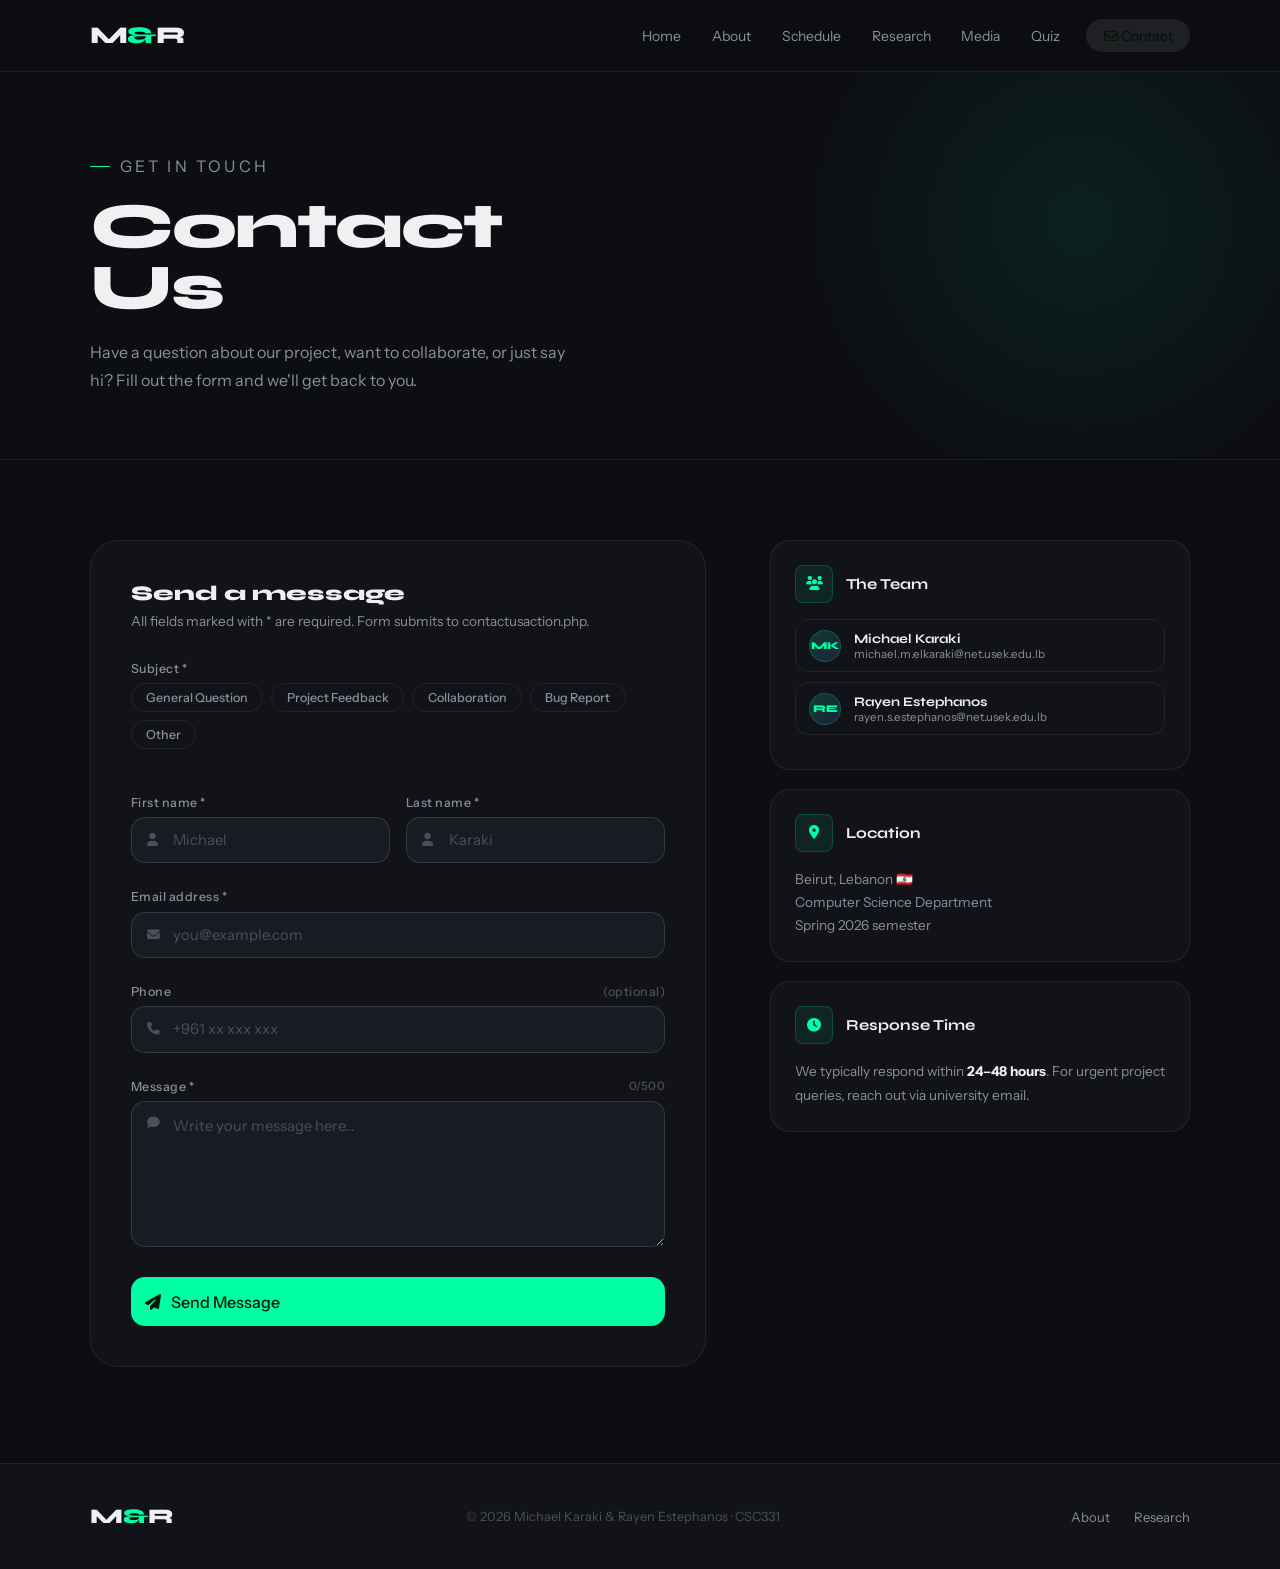
<file: contactus.html>
<!DOCTYPE html>
<html lang="en">
<head>
  <meta charset="UTF-8"/>
  <meta name="viewport" content="width=device-width, initial-scale=1.0"/>
  <title>Contact Us — M&R</title>
  <link rel="preconnect" href="https://fonts.googleapis.com"/>
  <link rel="preconnect" href="https://fonts.gstatic.com" crossorigin/>
  <link href="https://fonts.googleapis.com/css2?family=Syne:wght@400;500;600;700;800&family=Instrument+Sans:ital,wght@0,300;0,400;0,500;1,300&display=swap" rel="stylesheet"/>
  <link rel="stylesheet" href="https://cdnjs.cloudflare.com/ajax/libs/font-awesome/6.5.0/css/all.min.css"/>
  <link rel="stylesheet" href="style.css"/>
  <style>
    main{padding-top:var(--header-h);}

    /* HERO */
    .page-hero{padding:5rem 7vw 4rem;border-bottom:1px solid var(--c-border);position:relative;overflow:hidden;}
    .page-hero::before{content:'';position:absolute;top:-150px;right:-100px;width:600px;height:600px;background:radial-gradient(circle,rgba(0,255,163,.08) 0%,transparent 65%);pointer-events:none;}
    .eyebrow{font-family:'Instrument Sans',sans-serif;font-size:.72rem;font-weight:500;letter-spacing:.2em;text-transform:uppercase;color:var(--c-mint);margin-bottom:1rem;display:flex;align-items:center;gap:10px;}
    .eyebrow::before{content:'';display:block;width:20px;height:1px;background:var(--c-mint);}
    .page-hero h1{font-family:'Syne',sans-serif;font-weight:800;font-size:clamp(2.4rem,5vw,4.5rem);letter-spacing:-.03em;line-height:.95;color:var(--c-white);margin-bottom:1.2rem;}
    .page-hero p{font-family:'Instrument Sans',sans-serif;font-size:1rem;font-weight:300;color:var(--c-muted);max-width:500px;line-height:1.8;}

    /* LAYOUT */
    .contact-layout{display:grid;grid-template-columns:1fr 420px;gap:4rem;padding:5rem 7vw 6rem;align-items:start;}

    /* FORM CARD */
    .form-card{background:var(--c-surface);border:1px solid var(--c-border);border-radius:var(--radius-xl);padding:2.5rem;}
    .form-card h2{font-family:'Syne',sans-serif;font-size:1.3rem;font-weight:800;color:var(--c-white);margin-bottom:.4rem;}
    .form-card .sub{font-family:'Instrument Sans',sans-serif;font-size:.85rem;color:var(--c-muted);margin-bottom:2rem;}

    /* FORM FIELDS */
    .form-row{display:grid;grid-template-columns:1fr 1fr;gap:1rem;}
    .field{display:flex;flex-direction:column;gap:.45rem;margin-bottom:1.2rem;}
    .field-label{font-family:'Instrument Sans',sans-serif;font-size:.78rem;font-weight:500;letter-spacing:.04em;color:var(--c-muted);display:flex;justify-content:space-between;align-items:center;}
    .char-count{font-size:.72rem;color:var(--c-subtle);}
    .field-wrap{position:relative;}
    .field-icon{position:absolute;left:1rem;top:50%;transform:translateY(-50%);color:var(--c-subtle);font-size:.8rem;pointer-events:none;transition:color .2s;}
    .field-wrap.textarea-wrap .field-icon{top:1rem;transform:none;}
    .finput{width:100%;background:var(--c-surface2);border:1px solid var(--c-border2);border-radius:var(--radius-md);padding:.82rem 1rem .82rem 2.6rem;font-family:'Instrument Sans',sans-serif;font-size:.92rem;color:var(--c-white);outline:none;transition:border-color .2s,box-shadow .2s;}
    .finput::placeholder{color:var(--c-subtle);}
    .finput:focus{border-color:rgba(0,255,163,.45);box-shadow:0 0 0 3px rgba(0,255,163,.07);}
    .finput:focus ~ .field-icon,.field-wrap:focus-within .field-icon{color:var(--c-mint);}
    .finput.valid{border-color:rgba(74,222,128,.4);}
    .finput.invalid{border-color:rgba(248,113,113,.4);}
    textarea.finput{padding-left:2.6rem;resize:vertical;min-height:140px;line-height:1.6;}

    /* Validation message */
    .val-msg{font-family:'Instrument Sans',sans-serif;font-size:.73rem;display:flex;align-items:center;gap:5px;height:0;overflow:hidden;transition:height .2s;}
    .val-msg.show{height:18px;}
    .val-msg.err{color:#f87171;}
    .val-msg.ok{color:#4ade80;}

    /* SUBJECT PILLS */
    .subject-pills{display:flex;flex-wrap:wrap;gap:.5rem;margin-bottom:1.2rem;}
    .spill{font-family:'Instrument Sans',sans-serif;font-size:.78rem;font-weight:500;color:var(--c-muted);padding:.38rem .9rem;border-radius:100px;border:1px solid var(--c-border);background:transparent;cursor:pointer;transition:all .2s;}
    .spill:hover{border-color:rgba(0,255,163,.3);color:var(--c-white);}
    .spill.active{background:rgba(0,255,163,.1);border-color:rgba(0,255,163,.35);color:var(--c-mint);}

    /* SUBMIT */
    .submit-btn{width:100%;padding:.9rem;font-size:1rem;border-radius:var(--radius-md);position:relative;overflow:hidden;}
    .submit-btn .btn-inner{display:flex;align-items:center;justify-content:center;gap:.6rem;transition:opacity .3s,transform .3s;}
    .submit-btn.loading .btn-inner{opacity:0;transform:translateY(10px);}
    .submit-spinner{position:absolute;inset:0;display:flex;align-items:center;justify-content:center;opacity:0;transition:opacity .3s;}
    .submit-btn.loading .submit-spinner{opacity:1;}
    .spinner-ring{width:22px;height:22px;border:2px solid rgba(3,22,13,.3);border-top-color:#03160d;border-radius:50%;animation:spin .7s linear infinite;}
    @keyframes spin{to{transform:rotate(360deg)}}

    /* SIDEBAR INFO */
    .contact-info{display:flex;flex-direction:column;gap:1.2rem;}
    .info-card{background:var(--c-surface);border:1px solid var(--c-border);border-radius:var(--radius-lg);padding:1.5rem;}
    .info-card-head{display:flex;align-items:center;gap:.8rem;margin-bottom:1rem;}
    .info-icon{width:38px;height:38px;border-radius:var(--radius-sm);background:rgba(0,255,163,.08);border:1px solid rgba(0,255,163,.18);display:flex;align-items:center;justify-content:center;color:var(--c-mint);font-size:.85rem;flex-shrink:0;}
    .info-card-title{font-family:'Syne',sans-serif;font-size:.95rem;font-weight:700;color:var(--c-white);}
    .info-card-body{font-family:'Instrument Sans',sans-serif;font-size:.85rem;color:var(--c-muted);line-height:1.7;}
    .info-card-body a{color:var(--c-mint);text-decoration:none;}
    .info-card-body a:hover{text-decoration:underline;}

    /* Team pills */
    .team-pill{display:flex;align-items:center;gap:.8rem;padding:.6rem .8rem;border-radius:var(--radius-md);border:1px solid var(--c-border);margin-bottom:.6rem;cursor:default;}
    .tp-avatar{width:32px;height:32px;border-radius:50%;background:linear-gradient(135deg,rgba(0,255,163,.18),rgba(99,102,241,.18));border:1px solid rgba(0,255,163,.2);display:flex;align-items:center;justify-content:center;font-family:'Syne',sans-serif;font-size:.65rem;font-weight:800;color:var(--c-mint);flex-shrink:0;}
    .tp-info{}
    .tp-name{font-family:'Syne',sans-serif;font-size:.82rem;font-weight:700;color:var(--c-white);}
    .tp-email{font-family:'Instrument Sans',sans-serif;font-size:.72rem;color:var(--c-muted);}

    /* SUCCESS state */
    .success-overlay{display:none;flex-direction:column;align-items:center;justify-content:center;text-align:center;padding:3rem;animation:fadeUp .4s ease both;}
    .success-overlay.show{display:flex;}
    .success-icon{width:70px;height:70px;border-radius:50%;background:rgba(74,222,128,.12);border:1px solid rgba(74,222,128,.3);display:flex;align-items:center;justify-content:center;font-size:1.8rem;color:#4ade80;margin:0 auto 1.5rem;}
    .success-title{font-family:'Syne',sans-serif;font-size:1.3rem;font-weight:800;color:var(--c-white);margin-bottom:.5rem;}
    .success-sub{font-family:'Instrument Sans',sans-serif;font-size:.88rem;color:var(--c-muted);margin-bottom:2rem;}

    @media(max-width:960px){.contact-layout{grid-template-columns:1fr;}.form-row{grid-template-columns:1fr;}}
    @media(max-width:600px){.contact-layout{padding:3rem 5vw 4rem;}.page-hero{padding:4rem 5vw 3rem;}}
  </style>
</head>
<body>
<header class="site-header">
  <a href="home.html" class="logo">M<span style="color:var(--c-mint)">&</span>R</a>
  <nav class="site-nav">
    <a href="home.html" class="nav-link">Home</a>
    <a href="aboutus.html" class="nav-link">About</a>
    <a href="schedules.html" class="nav-link">Schedule</a>
    <a href="research.html" class="nav-link">Research</a>
    <a href="media.html" class="nav-link">Media</a>
    <a href="quiz1.html" class="nav-link">Quiz</a>
    <a href="contactus.html" class="nav-link nav-cta active"><i class="fa-regular fa-envelope"></i>&nbsp;Contact</a>
  </nav>
  <button class="nav-toggle" onclick="openMenu()"><span></span><span></span><span></span></button>
</header>
<div class="drawer-overlay" id="drawerOverlay" onclick="closeMenu()"></div>
<aside class="drawer" id="drawer">
  <div class="drawer-head">
    <span class="logo">M<span style="color:var(--c-mint)">&</span>R</span>
    <button class="drawer-close" onclick="closeMenu()"><i class="fa-solid fa-xmark"></i></button>
  </div>
  <nav class="drawer-nav">
    <a href="home.html" class="drawer-link"><span class="d-num">01</span>Home</a>
    <a href="aboutus.html" class="drawer-link"><span class="d-num">02</span>About Us</a>
    <a href="schedules.html" class="drawer-link"><span class="d-num">03</span>Schedule</a>
    <a href="research.html" class="drawer-link"><span class="d-num">04</span>Research</a>
    <a href="media.html" class="drawer-link"><span class="d-num">05</span>Media</a>
    <a href="quiz1.html" class="drawer-link"><span class="d-num">06</span>Quiz 1</a>
    <a href="quiz2.php" class="drawer-link"><span class="d-num">07</span>Quiz 2</a>
    <a href="contactus.html" class="drawer-link active"><span class="d-num">08</span>Contact</a>
  </nav>
  <div class="drawer-footer">CSC331 · Web Programming</div>
</aside>

<main>
  <section class="page-hero">
    <p class="eyebrow">Get in touch</p>
    <h1>Contact<br>Us</h1>
    <p>Have a question about our project, want to collaborate, or just say hi? Fill out the form and we'll get back to you.</p>
  </section>

  <div class="contact-layout">
    <!-- FORM -->
    <div class="form-card">
      <h2>Send a message</h2>
      <p class="sub">All fields marked with * are required. Form submits to contactusaction.php.</p>

      <div id="formBody">
        <!-- Subject pills -->
        <div class="field">
          <div class="field-label">Subject *</div>
          <div class="subject-pills">
            <div class="spill" onclick="selectSubject(this,'General Question')">General Question</div>
            <div class="spill" onclick="selectSubject(this,'Project Feedback')">Project Feedback</div>
            <div class="spill" onclick="selectSubject(this,'Collaboration')">Collaboration</div>
            <div class="spill" onclick="selectSubject(this,'Bug Report')">Bug Report</div>
            <div class="spill" onclick="selectSubject(this,'Other')">Other</div>
          </div>
          <input type="hidden" id="subjectVal"/>
          <div class="val-msg err" id="subjectErr">Please select a subject.</div>
        </div>

        <form id="contactForm" action="contactusaction.php" method="POST" novalidate onsubmit="return submitForm(event)">
          <input type="hidden" name="subject" id="subjectInput"/>

          <div class="form-row">
            <div class="field">
              <div class="field-label">First name *</div>
              <div class="field-wrap">
                <input class="finput" type="text" name="firstname" id="firstname" placeholder="Michael" autocomplete="given-name" oninput="validateField(this,'name')"/>
                <i class="fa-solid fa-user field-icon"></i>
              </div>
              <div class="val-msg err" id="firstname-err">Enter your first name.</div>
            </div>
            <div class="field">
              <div class="field-label">Last name *</div>
              <div class="field-wrap">
                <input class="finput" type="text" name="lastname" id="lastname" placeholder="Karaki" autocomplete="family-name" oninput="validateField(this,'name')"/>
                <i class="fa-solid fa-user field-icon"></i>
              </div>
              <div class="val-msg err" id="lastname-err">Enter your last name.</div>
            </div>
          </div>

          <div class="field">
            <div class="field-label">Email address *</div>
            <div class="field-wrap">
              <input class="finput" type="email" name="email" id="email" placeholder="you@example.com" autocomplete="email" oninput="validateField(this,'email')"/>
              <i class="fa-solid fa-envelope field-icon"></i>
            </div>
            <div class="val-msg err" id="email-err">Enter a valid email address.</div>
          </div>

          <div class="field">
            <div class="field-label">Phone <span style="color:var(--c-subtle)">(optional)</span></div>
            <div class="field-wrap">
              <input class="finput" type="tel" name="phone" id="phone" placeholder="+961 xx xxx xxx" autocomplete="tel" oninput="validateField(this,'phone')"/>
              <i class="fa-solid fa-phone field-icon"></i>
            </div>
            <div class="val-msg err" id="phone-err">Enter a valid phone number.</div>
          </div>

          <div class="field">
            <div class="field-label">
              Message *
              <span class="char-count"><span id="msgCount">0</span>/500</span>
            </div>
            <div class="field-wrap textarea-wrap">
              <textarea class="finput" name="message" id="message" rows="5" placeholder="Write your message here…" maxlength="500" oninput="validateField(this,'message');updateCount()"></textarea>
              <i class="fa-solid fa-comment field-icon"></i>
            </div>
            <div class="val-msg err" id="message-err">Message must be at least 10 characters.</div>
          </div>

          <button type="submit" class="btn btn--mint submit-btn" id="submitBtn">
            <div class="btn-inner"><i class="fa-solid fa-paper-plane"></i> Send Message</div>
            <div class="submit-spinner"><div class="spinner-ring"></div></div>
          </button>
        </form>
      </div>

      <!-- SUCCESS STATE (shown after fake submit or real PHP redirect) -->
      <div class="success-overlay" id="successOverlay">
        <div class="success-icon"><i class="fa-solid fa-check"></i></div>
        <div class="success-title">Message Sent!</div>
        <div class="success-sub">Thanks for reaching out. We'll get back to you as soon as possible.</div>
        <button class="btn btn--ghost" onclick="resetForm()"><i class="fa-solid fa-rotate-left"></i> Send another</button>
      </div>
    </div>

    <!-- SIDEBAR -->
    <div class="contact-info">
      <div class="info-card">
        <div class="info-card-head">
          <div class="info-icon"><i class="fa-solid fa-users"></i></div>
          <div class="info-card-title">The Team</div>
        </div>
        <div class="team-pill">
          <div class="tp-avatar">MK</div>
          <div class="tp-info"><div class="tp-name">Michael Karaki</div><div class="tp-email">michael.m.elkaraki@net.usek.edu.lb</div></div>
        </div>
        <div class="team-pill">
          <div class="tp-avatar">RE</div>
          <div class="tp-info"><div class="tp-name">Rayen Estephanos</div><div class="tp-email">rayen.s.estephanos@net.usek.edu.lb</div></div>
        </div>
      </div>

      <div class="info-card">
        <div class="info-card-head">
          <div class="info-icon"><i class="fa-solid fa-location-dot"></i></div>
          <div class="info-card-title">Location</div>
        </div>
        <div class="info-card-body">Beirut, Lebanon 🇱🇧<br/>Computer Science Department<br/>Spring 2026 semester</div>
      </div>

      <div class="info-card">
        <div class="info-card-head">
          <div class="info-icon"><i class="fa-solid fa-clock"></i></div>
          <div class="info-card-title">Response Time</div>
        </div>
        <div class="info-card-body">We typically respond within <strong style="color:var(--c-white)">24–48 hours</strong>. For urgent project queries, reach out via university email.</div>
      </div>
  </div>
</main>

<footer class="site-footer">
  <div class="footer-inner">
    <span class="footer-brand">M<span style="color:var(--c-mint)">&</span>R</span>
    <p class="footer-copy">&copy; 2026 Michael Karaki &amp; Rayen Estephanos · CSC331</p>
    <div class="footer-links"><a href="aboutus.html">About</a><a href="research.html">Research</a></div>
  </div>
</footer>

<script>
let selectedSubject = '';

function selectSubject(el, val){
  document.querySelectorAll('.spill').forEach(s=>s.classList.remove('active'));
  el.classList.add('active');
  selectedSubject = val;
  document.getElementById('subjectInput').value = val;
  document.getElementById('subjectErr').classList.remove('show');
}

function validateField(el, type){
  const v = el.value.trim();
  const errEl = document.getElementById(el.id+'-err');
  let valid = false;
  if(type==='name') valid = v.length >= 2;
  if(type==='email') valid = /^[^\s@]+@[^\s@]+\.[^\s@]+$/.test(v);
  if(type==='phone') valid = v==='' || /^[\d\s\+\-\(\)]{7,}$/.test(v);
  if(type==='message') valid = v.length >= 10;
  el.classList.toggle('valid', valid && v!=='');
  el.classList.toggle('invalid', !valid && v!=='');
  if(errEl){
    errEl.classList.toggle('show', !valid && v!=='');
    errEl.className = 'val-msg ' + (valid ? 'ok' : 'err');
    if(valid && v!==''){errEl.classList.add('show'); errEl.textContent = type==='phone'&&v==='' ? '' : '✓ Looks good!';}
    else if(v!==''){errEl.classList.add('show');}
  }
  return type==='phone' ? true : valid;
}

function updateCount(){
  document.getElementById('msgCount').textContent = document.getElementById('message').value.length;
}

function submitForm(e){
  e.preventDefault();
  let ok = true;
  if(!selectedSubject){ document.getElementById('subjectErr').classList.add('show'); ok=false; }
  ['firstname','lastname','email','message'].forEach(id=>{
    const el = document.getElementById(id);
    const type = id==='email'?'email':id==='message'?'message':'name';
    if(!validateField(el,type)) ok=false;
  });
  if(!ok) return false;

  // Show spinner
  const btn = document.getElementById('submitBtn');
  btn.classList.add('loading');

  // Simulate server call (2s), then show success
  // In production, remove this and let the form action submit to contactusaction.php
  setTimeout(()=>{
    btn.classList.remove('loading');
    document.getElementById('formBody').style.display='none';
    document.getElementById('successOverlay').classList.add('show');
  }, 2000);

  return false;
}

function resetForm(){
  document.getElementById('contactForm').reset();
  document.getElementById('formBody').style.display='block';
  document.getElementById('successOverlay').classList.remove('show');
  selectedSubject='';
  document.querySelectorAll('.spill').forEach(s=>s.classList.remove('active'));
  document.querySelectorAll('.finput').forEach(f=>{f.classList.remove('valid','invalid');});
  document.getElementById('msgCount').textContent='0';
}

function openMenu(){document.getElementById('drawer').classList.add('open');document.getElementById('drawerOverlay').classList.add('visible');document.body.style.overflow='hidden';}
function closeMenu(){document.getElementById('drawer').classList.remove('open');document.getElementById('drawerOverlay').classList.remove('visible');document.body.style.overflow='';}
</script>
</body>
</html>
</file>
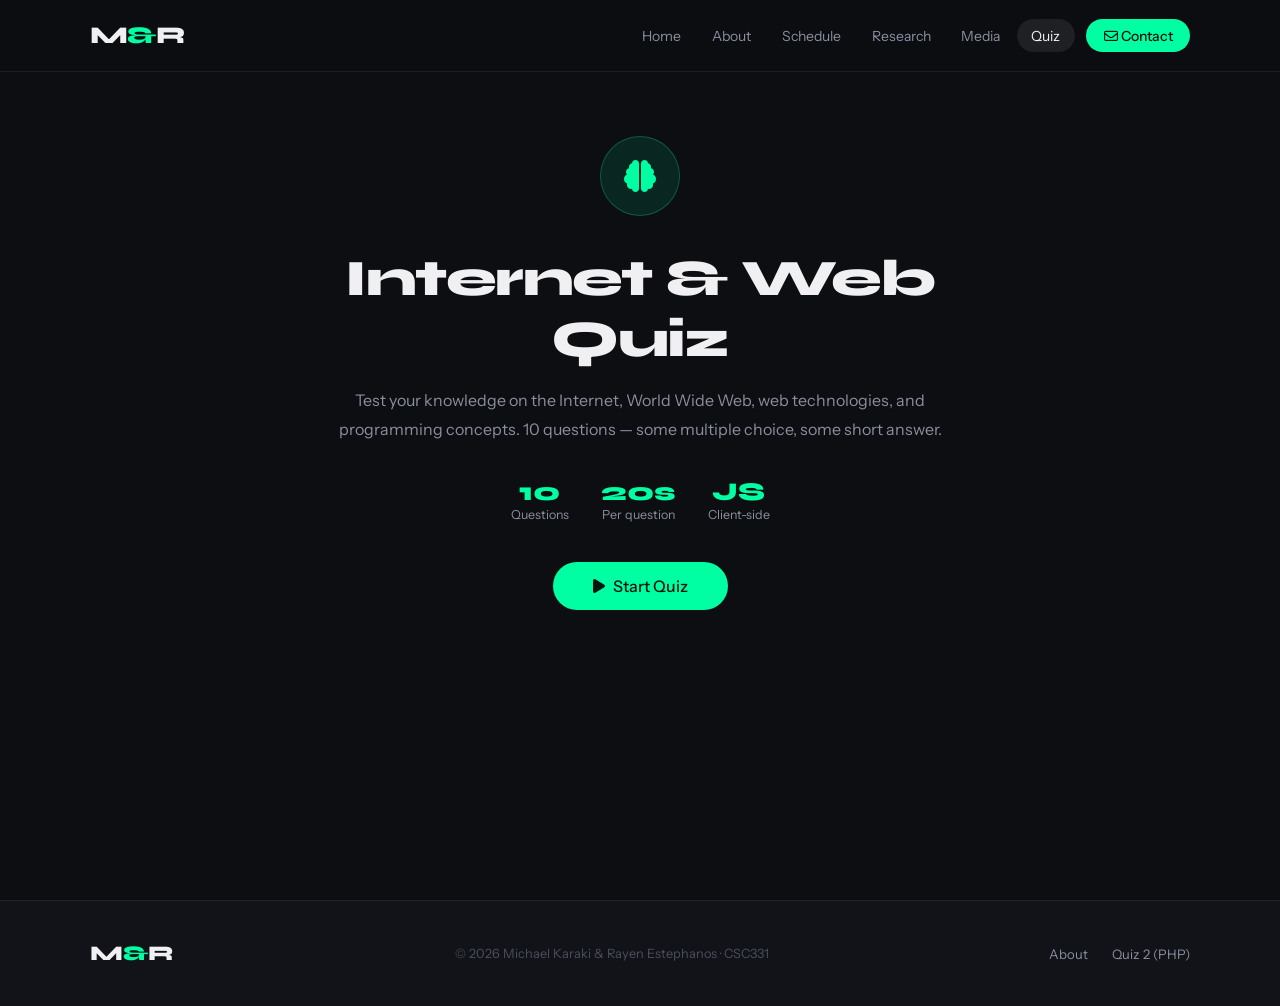
<file: quiz1.html>
<!DOCTYPE html>
<html lang="en">
<head>
  <meta charset="UTF-8"/>
  <meta name="viewport" content="width=device-width, initial-scale=1.0"/>
  <title>Quiz 1 — M&R</title>
  <link rel="preconnect" href="https://fonts.googleapis.com"/>
  <link rel="preconnect" href="https://fonts.gstatic.com" crossorigin/>
  <link href="https://fonts.googleapis.com/css2?family=Syne:wght@400;500;600;700;800&family=Instrument+Sans:ital,wght@0,300;0,400;0,500;1,300&display=swap" rel="stylesheet"/>
  <link rel="stylesheet" href="https://cdnjs.cloudflare.com/ajax/libs/font-awesome/6.5.0/css/all.min.css"/>
  <link rel="stylesheet" href="style.css"/>
  <style>
    main{padding-top:var(--header-h);}
    .quiz-wrap{min-height:calc(100vh - var(--header-h));display:flex;flex-direction:column;align-items:center;justify-content:flex-start;padding:4rem 5vw 6rem;}

    /* INTRO SCREEN */
    .quiz-intro{max-width:620px;width:100%;text-align:center;animation:fadeUp .6s ease both;}
    .intro-icon{width:80px;height:80px;border-radius:50%;background:rgba(0,255,163,.1);border:1px solid rgba(0,255,163,.25);display:flex;align-items:center;justify-content:center;font-size:2rem;color:var(--c-mint);margin:0 auto 2rem;}
    .quiz-intro h1{font-family:'Syne',sans-serif;font-size:clamp(2rem,5vw,3.2rem);font-weight:800;letter-spacing:-.03em;color:var(--c-white);margin-bottom:1rem;}
    .quiz-intro p{font-family:'Instrument Sans',sans-serif;font-size:1rem;font-weight:300;color:var(--c-muted);line-height:1.8;margin-bottom:2rem;}
    .intro-stats{display:flex;justify-content:center;gap:2rem;margin-bottom:2.5rem;flex-wrap:wrap;}
    .istat{text-align:center;}
    .istat-num{font-family:'Syne',sans-serif;font-size:1.6rem;font-weight:800;color:var(--c-mint);}
    .istat-label{font-family:'Instrument Sans',sans-serif;font-size:.78rem;color:var(--c-muted);}

    /* PROGRESS HEADER */
    .quiz-header{width:100%;max-width:700px;margin-bottom:2rem;}
    .quiz-progress-top{display:flex;justify-content:space-between;align-items:center;margin-bottom:.8rem;}
    .q-counter{font-family:'Syne',sans-serif;font-size:.82rem;font-weight:700;color:var(--c-muted);}
    .q-counter span{color:var(--c-white);}
    .timer-display{display:flex;align-items:center;gap:6px;font-family:'Syne',sans-serif;font-size:.9rem;font-weight:700;color:var(--c-white);}
    .timer-display i{color:var(--c-mint);font-size:.75rem;}
    .timer-display.warning{color:#f87171;}
    .timer-display.warning i{color:#f87171;}
    .progress-track{height:4px;background:rgba(255,255,255,.07);border-radius:4px;overflow:hidden;}
    .progress-fill{height:100%;background:linear-gradient(90deg,var(--c-mint),#6366f1);border-radius:4px;transition:width .5s ease;}

    /* QUESTION CARD */
    .question-card{background:var(--c-surface);border:1px solid var(--c-border);border-radius:var(--radius-xl);padding:2.5rem;width:100%;max-width:700px;animation:fadeUp .4s ease both;}
    .q-category{font-family:'Instrument Sans',sans-serif;font-size:.7rem;font-weight:500;letter-spacing:.12em;text-transform:uppercase;color:var(--c-mint);margin-bottom:.8rem;display:flex;align-items:center;gap:6px;}
    .q-text{font-family:'Syne',sans-serif;font-size:1.2rem;font-weight:700;color:var(--c-white);line-height:1.4;margin-bottom:2rem;}

    /* OPTIONS */
    .options{display:flex;flex-direction:column;gap:.7rem;}
    .option{display:flex;align-items:center;gap:1rem;padding:1rem 1.2rem;border-radius:var(--radius-md);border:1px solid var(--c-border);background:var(--c-surface2);cursor:pointer;transition:all .2s;position:relative;overflow:hidden;}
    .option::before{content:'';position:absolute;inset:0;background:rgba(0,255,163,.04);opacity:0;transition:opacity .2s;}
    .option:hover:not(.disabled){border-color:rgba(0,255,163,.3);transform:translateX(4px);}
    .option:hover:not(.disabled)::before{opacity:1;}
    .option.selected{border-color:var(--c-mint);background:rgba(0,255,163,.08);}
    .option.correct{border-color:#4ade80;background:rgba(74,222,128,.1);}
    .option.wrong{border-color:#f87171;background:rgba(248,113,113,.1);}
    .option.disabled{cursor:default;}
    .opt-key{width:32px;height:32px;border-radius:8px;background:rgba(255,255,255,.06);border:1px solid var(--c-border);display:flex;align-items:center;justify-content:center;font-family:'Syne',sans-serif;font-size:.75rem;font-weight:700;color:var(--c-muted);flex-shrink:0;transition:all .2s;}
    .option.selected .opt-key{background:var(--c-mint);border-color:var(--c-mint);color:#03160d;}
    .option.correct .opt-key{background:#4ade80;border-color:#4ade80;color:#021a08;}
    .option.wrong .opt-key{background:#f87171;border-color:#f87171;color:#2a0000;}
    .opt-text{font-family:'Instrument Sans',sans-serif;font-size:.95rem;font-weight:400;color:var(--c-white);}
    .opt-icon{margin-left:auto;font-size:.85rem;opacity:0;transition:opacity .2s;}
    .option.correct .opt-icon{opacity:1;color:#4ade80;}
    .option.wrong .opt-icon{opacity:1;color:#f87171;}

    /* TEXT INPUT question */
    .text-answer{width:100%;background:var(--c-surface2);border:1px solid var(--c-border2);border-radius:var(--radius-md);padding:.85rem 1.1rem;font-family:'Instrument Sans',sans-serif;font-size:.95rem;color:var(--c-white);outline:none;transition:border-color .2s;}
    .text-answer:focus{border-color:rgba(0,255,163,.4);}
    .text-answer.correct{border-color:#4ade80;background:rgba(74,222,128,.06);}
    .text-answer.wrong{border-color:#f87171;background:rgba(248,113,113,.06);}

    /* EXPLANATION */
    .explanation{margin-top:1.2rem;padding:1rem 1.2rem;border-radius:var(--radius-md);border:1px solid rgba(0,255,163,.18);background:rgba(0,255,163,.05);font-family:'Instrument Sans',sans-serif;font-size:.88rem;color:var(--c-muted);line-height:1.7;display:none;}
    .explanation.show{display:block;animation:fadeUp .3s ease both;}
    .explanation strong{color:var(--c-mint);}

    /* NEXT BUTTON */
    .quiz-actions{display:flex;justify-content:flex-end;margin-top:1.5rem;gap:.8rem;}

    /* RESULTS */
    .results-card{background:var(--c-surface);border:1px solid var(--c-border);border-radius:var(--radius-xl);padding:3rem;width:100%;max-width:700px;text-align:center;animation:fadeUp .5s ease both;}
    .score-ring{width:130px;height:130px;margin:0 auto 2rem;position:relative;}
    .score-ring svg{transform:rotate(-90deg);}
    .score-ring circle{fill:none;stroke-width:8;stroke-linecap:round;}
    .ring-bg{stroke:rgba(255,255,255,.06);}
    .ring-fg{stroke:var(--c-mint);stroke-dasharray:339.3;stroke-dashoffset:339.3;transition:stroke-dashoffset 1.2s ease;}
    .score-text{position:absolute;inset:0;display:flex;flex-direction:column;align-items:center;justify-content:center;}
    .score-pct{font-family:'Syne',sans-serif;font-size:1.8rem;font-weight:800;color:var(--c-white);}
    .score-label{font-family:'Instrument Sans',sans-serif;font-size:.7rem;color:var(--c-muted);}
    .results-title{font-family:'Syne',sans-serif;font-size:1.6rem;font-weight:800;color:var(--c-white);margin-bottom:.5rem;}
    .results-sub{font-family:'Instrument Sans',sans-serif;font-size:.92rem;color:var(--c-muted);margin-bottom:2rem;}
    .results-breakdown{display:grid;grid-template-columns:repeat(3,1fr);gap:1rem;margin-bottom:2rem;}
    .rb{background:var(--c-surface2);border:1px solid var(--c-border);border-radius:var(--radius-md);padding:1.2rem;}
    .rb-num{font-family:'Syne',sans-serif;font-size:1.6rem;font-weight:800;margin-bottom:.25rem;}
    .rb-label{font-family:'Instrument Sans',sans-serif;font-size:.75rem;color:var(--c-muted);}
    .rb.correct .rb-num{color:#4ade80;}
    .rb.wrong .rb-num{color:#f87171;}
    .rb.time .rb-num{color:var(--c-mint);}
    .review-list{text-align:left;margin-bottom:2rem;display:flex;flex-direction:column;gap:.6rem;}
    .review-item{display:flex;gap:.8rem;padding:.85rem 1rem;border-radius:var(--radius-md);border:1px solid var(--c-border);font-family:'Instrument Sans',sans-serif;font-size:.83rem;}
    .review-item.ok{border-color:rgba(74,222,128,.2);background:rgba(74,222,128,.04);}
    .review-item.bad{border-color:rgba(248,113,113,.2);background:rgba(248,113,113,.04);}
    .ri-icon{flex-shrink:0;font-size:.8rem;margin-top:2px;}
    .review-item.ok .ri-icon{color:#4ade80;}
    .review-item.bad .ri-icon{color:#f87171;}
    .ri-q{color:var(--c-white);font-weight:500;margin-bottom:.2rem;}
    .ri-ans{color:var(--c-muted);font-size:.78rem;}

    @media(max-width:600px){
      .results-breakdown{grid-template-columns:1fr 1fr;}
      .intro-stats{gap:1.2rem;}
    }
  </style>
</head>
<body>
<header class="site-header">
  <a href="home.html" class="logo">M<span style="color:var(--c-mint)">&</span>R</a>
  <nav class="site-nav">
    <a href="home.html" class="nav-link">Home</a>
    <a href="aboutus.html" class="nav-link">About</a>
    <a href="schedules.html" class="nav-link">Schedule</a>
    <a href="research.html" class="nav-link">Research</a>
    <a href="media.html" class="nav-link">Media</a>
    <a href="quiz1.html" class="nav-link active">Quiz</a>
    <a href="contactus.html" class="nav-link nav-cta"><i class="fa-regular fa-envelope"></i>&nbsp;Contact</a>
  </nav>
  <button class="nav-toggle" onclick="openMenu()"><span></span><span></span><span></span></button>
</header>
<div class="drawer-overlay" id="drawerOverlay" onclick="closeMenu()"></div>
<aside class="drawer" id="drawer">
  <div class="drawer-head">
    <span class="logo">M<span style="color:var(--c-mint)">&</span>R</span>
    <button class="drawer-close" onclick="closeMenu()"><i class="fa-solid fa-xmark"></i></button>
  </div>
  <nav class="drawer-nav">
    <a href="home.html" class="drawer-link"><span class="d-num">01</span>Home</a>
    <a href="aboutus.html" class="drawer-link"><span class="d-num">02</span>About Us</a>
    <a href="schedules.html" class="drawer-link"><span class="d-num">03</span>Schedule</a>
    <a href="research.html" class="drawer-link"><span class="d-num">04</span>Research</a>
    <a href="media.html" class="drawer-link"><span class="d-num">05</span>Media</a>
    <a href="quiz1.html" class="drawer-link active"><span class="d-num">06</span>Quiz 1</a>
    <a href="quiz2.php" class="drawer-link"><span class="d-num">07</span>Quiz 2</a>
    <a href="contactus.html" class="drawer-link"><span class="d-num">08</span>Contact</a>
  </nav>
  <div class="drawer-footer">CSC331 · Web Programming</div>
</aside>

<main>
<div class="quiz-wrap" id="quizWrap">

  <!-- INTRO -->
  <div class="quiz-intro" id="introScreen">
    <div class="intro-icon"><i class="fa-solid fa-brain"></i></div>
    <h1>Internet &amp; Web Quiz</h1>
    <p>Test your knowledge on the Internet, World Wide Web, web technologies, and programming concepts. 10 questions — some multiple choice, some short answer.</p>
    <div class="intro-stats">
      <div class="istat"><div class="istat-num">10</div><div class="istat-label">Questions</div></div>
      <div class="istat"><div class="istat-num">20s</div><div class="istat-label">Per question</div></div>
      <div class="istat"><div class="istat-num">JS</div><div class="istat-label">Client-side</div></div>
    </div>
    <button class="btn btn--mint" onclick="startQuiz()" style="font-size:1rem;padding:.9rem 2.5rem">
      <i class="fa-solid fa-play"></i> Start Quiz
    </button>
  </div>

  <!-- QUIZ AREA (hidden initially) -->
  <div id="quizArea" style="display:none;width:100%;display:none;flex-direction:column;align-items:center">
    <div class="quiz-header">
      <div class="quiz-progress-top">
        <div class="q-counter">Question <span id="qNum">1</span> of 10</div>
        <div class="timer-display" id="timerDisplay"><i class="fa-solid fa-clock"></i> <span id="timerVal">20</span>s</div>
      </div>
      <div class="progress-track"><div class="progress-fill" id="progressFill" style="width:10%"></div></div>
    </div>
    <div class="question-card" id="questionCard"></div>
    <div class="quiz-actions" style="width:100%;max-width:700px" id="quizActions"></div>
  </div>

  <!-- RESULTS (hidden initially) -->
  <div id="resultsScreen" style="display:none;width:100%;display:none;flex-direction:column;align-items:center"></div>

</div>
</main>

<footer class="site-footer">
  <div class="footer-inner">
    <span class="footer-brand">M<span style="color:var(--c-mint)">&</span>R</span>
    <p class="footer-copy">&copy; 2026 Michael Karaki &amp; Rayen Estephanos · CSC331</p>
    <div class="footer-links"><a href="aboutus.html">About</a><a href="quiz2.php">Quiz 2 (PHP)</a></div>
  </div>
</footer>

<script>
const questions = [
  {type:'mcq',cat:'Internet Basics',q:'What does "IP" stand for in IP address?',options:['Internet Protocol','Internal Port','Input Parameter','Interface Proxy'],answer:0,explain:'IP stands for <strong>Internet Protocol</strong> — the set of rules governing how data is sent and received over the Internet.'},
  {type:'mcq',cat:'Web History',q:'Who invented the World Wide Web in 1989?',options:['Bill Gates','Vint Cerf','Tim Berners-Lee','Steve Jobs'],answer:2,explain:'<strong>Tim Berners-Lee</strong> invented the World Wide Web at CERN in 1989, publishing the first website in 1991.'},
  {type:'mcq',cat:'Protocols',q:'Which protocol is used to securely transfer web pages?',options:['FTP','SMTP','HTTPS','SSH'],answer:2,explain:'<strong>HTTPS</strong> (HyperText Transfer Protocol Secure) encrypts the connection using TLS, keeping data safe in transit.'},
  {type:'text',cat:'Web Tech',q:'What does HTML stand for?',answer:'hypertext markup language',explain:'<strong>HyperText Markup Language</strong> is the standard language used to create and structure web pages.'},
  {type:'mcq',cat:'Networks',q:'What does DNS stand for?',options:['Dynamic Network System','Domain Name System','Digital Node Service','Data Naming Schema'],answer:1,explain:'The <strong>Domain Name System</strong> translates human-readable domain names (e.g. google.com) into numeric IP addresses.'},
  {type:'mcq',cat:'Web Tech',q:'Which of the following is a server-side scripting language?',options:['HTML','CSS','JavaScript','PHP'],answer:3,explain:'<strong>PHP</strong> runs on the server. HTML, CSS, and JavaScript are client-side technologies (processed in the browser).'},
  {type:'mcq',cat:'Internet',q:'What was the name of the first network that eventually became the Internet?',options:['NSFNET','MILNET','ARPANET','BITNET'],answer:2,explain:'<strong>ARPANET</strong> (Advanced Research Projects Agency Network), launched in 1969, is considered the precursor to the modern Internet.'},
  {type:'text',cat:'Protocols',q:'What port number does HTTP use by default?',answer:'80',explain:'HTTP uses port <strong>80</strong> by default. HTTPS uses port 443.'},
  {type:'mcq',cat:'Web Dev',q:'Which CSS property is used to make a layout flexible and responsive?',options:['display: block','position: relative','display: flex','float: left'],answer:2,explain:'<strong>display: flex</strong> (Flexbox) is the modern CSS layout model that makes it easy to build responsive, flexible layouts.'},
  {type:'mcq',cat:'Databases',q:'What does SQL stand for?',options:['Structured Query Language','Simple Queue Language','System Query Logic','Standard Question List'],answer:0,explain:'<strong>Structured Query Language (SQL)</strong> is the standard language for managing and querying relational databases like MySQL.'},
];

let current = 0;
let score = 0;
let userAnswers = [];
let timerInterval = null;
let timeLeft = 20;
let totalTime = 0;
let timeTaken = [];

function startQuiz(){
  document.getElementById('introScreen').style.display = 'none';
  const qa = document.getElementById('quizArea');
  qa.style.display = 'flex';
  renderQuestion();
}

function renderQuestion(){
  clearInterval(timerInterval);
  timeLeft = 20;
  const q = questions[current];
  document.getElementById('qNum').textContent = current + 1;
  document.getElementById('progressFill').style.width = ((current+1)/questions.length*100) + '%';
  updateTimer();
  timerInterval = setInterval(()=>{
    timeLeft--;
    updateTimer();
    if(timeLeft <= 0){ clearInterval(timerInterval); autoAdvance(); }
  }, 1000);

  const card = document.getElementById('questionCard');
  const actions = document.getElementById('quizActions');

  let optionsHTML = '';
  if(q.type === 'mcq'){
    optionsHTML = `<div class="options">` + q.options.map((opt,i) =>
      `<div class="option" id="opt-${i}" onclick="selectMCQ(${i})">
        <div class="opt-key">${['A','B','C','D'][i]}</div>
        <div class="opt-text">${opt}</div>
        <i class="fa-solid fa-check opt-icon"></i>
      </div>`
    ).join('') + `</div>`;
  } else {
    optionsHTML = `<input type="text" class="text-answer" id="textAnswer" placeholder="Type your answer…" onkeydown="if(event.key==='Enter') submitText()"/>`;
  }

  card.innerHTML = `
    <div class="q-category"><i class="fa-solid fa-tag"></i> ${q.cat}</div>
    <div class="q-text">${q.q}</div>
    ${optionsHTML}
    <div class="explanation" id="explanation"></div>`;

  actions.innerHTML = q.type === 'text'
    ? `<button class="btn btn--ghost" onclick="submitText()">Submit Answer <i class="fa-solid fa-arrow-right"></i></button>`
    : `<button class="btn btn--ghost" id="nextBtn" onclick="nextQuestion()" style="display:none">Next <i class="fa-solid fa-arrow-right"></i></button>`;

  if(q.type === 'text') setTimeout(()=>document.getElementById('textAnswer')?.focus(), 100);
}

function updateTimer(){
  const el = document.getElementById('timerDisplay');
  document.getElementById('timerVal').textContent = timeLeft;
  el.className = 'timer-display' + (timeLeft <= 5 ? ' warning' : '');
}

function selectMCQ(i){
  if(document.querySelector('.option.correct,.option.wrong')) return;
  clearInterval(timerInterval);
  const q = questions[current];
  const taken = 20 - timeLeft; timeTaken.push(taken);
  const correct = i === q.answer;
  if(correct) score++;
  userAnswers.push({q:q.q, chosen:q.options[i], correct, correctAns: q.options[q.answer]});

  document.querySelectorAll('.option').forEach((opt,idx)=>{
    opt.classList.add('disabled');
    if(idx === q.answer) opt.classList.add('correct');
    else if(idx === i && !correct) opt.classList.add('wrong');
    const icon = opt.querySelector('.opt-icon');
    if(idx === q.answer) icon.className = 'fa-solid fa-check opt-icon';
    else if(idx === i && !correct) icon.className = 'fa-solid fa-xmark opt-icon';
  });

  showExplanation(q.explain);
  document.getElementById('nextBtn').style.display = 'inline-flex';
}

function submitText(){
  clearInterval(timerInterval);
  const input = document.getElementById('textAnswer');
  const q = questions[current];
  const val = input.value.trim().toLowerCase();
  const correct = val === q.answer.toLowerCase() || q.answer.toLowerCase().includes(val) && val.length > 2;
  const taken = 20 - timeLeft; timeTaken.push(taken);
  if(correct) score++;
  userAnswers.push({q:q.q, chosen:input.value||'(no answer)', correct, correctAns:q.answer});
  input.classList.add(correct?'correct':'wrong');
  input.disabled = true;
  showExplanation(q.explain);
  document.getElementById('quizActions').innerHTML =
    `<button class="btn btn--ghost" onclick="nextQuestion()">Next <i class="fa-solid fa-arrow-right"></i></button>`;
}

function autoAdvance(){
  const q = questions[current];
  userAnswers.push({q:q.q, chosen:'(timed out)', correct:false, correctAns: q.type==='mcq'?q.options[q.answer]:q.answer});
  timeTaken.push(20);
  if(q.type==='mcq'){
    document.querySelectorAll('.option').forEach((opt,idx)=>{
      opt.classList.add('disabled');
      if(idx===q.answer) opt.classList.add('correct');
    });
  }
  showExplanation(q.explain);
  if(q.type==='text') document.getElementById('quizActions').innerHTML =
    `<button class="btn btn--ghost" onclick="nextQuestion()">Next <i class="fa-solid fa-arrow-right"></i></button>`;
  else document.getElementById('nextBtn').style.display='inline-flex';
}

function showExplanation(html){
  const el = document.getElementById('explanation');
  el.innerHTML = '<i class="fa-solid fa-circle-info" style="color:var(--c-mint);margin-right:6px"></i>' + html;
  el.classList.add('show');
}

function nextQuestion(){
  current++;
  if(current >= questions.length){ showResults(); return; }
  document.getElementById('questionCard').style.animation = 'none';
  setTimeout(()=>{
    document.getElementById('questionCard').style.animation = '';
    renderQuestion();
  }, 50);
}

function showResults(){
  clearInterval(timerInterval);
  document.getElementById('quizArea').style.display = 'none';
  const rs = document.getElementById('resultsScreen');
  rs.style.display = 'flex';
  const pct = Math.round(score/questions.length*100);
  const avgTime = Math.round(timeTaken.reduce((a,b)=>a+b,0)/timeTaken.length);
  const grade = pct>=90?'Excellent! 🎉':pct>=70?'Great work! 👍':pct>=50?'Good effort! 💪':'Keep studying! 📚';

  let reviewHTML = userAnswers.map((a,i)=>`
    <div class="review-item ${a.correct?'ok':'bad'}">
      <i class="fa-solid ${a.correct?'fa-check':'fa-xmark'} ri-icon"></i>
      <div>
        <div class="ri-q">Q${i+1}: ${questions[i].q.substring(0,60)}…</div>
        <div class="ri-ans">Your answer: <strong style="color:${a.correct?'#4ade80':'#f87171'}">${a.chosen}</strong>${!a.correct?` · Correct: <strong style="color:#4ade80">${a.correctAns}</strong>`:''}</div>
      </div>
    </div>`).join('');

  rs.innerHTML = `
    <div class="results-card">
      <div class="score-ring">
        <svg width="130" height="130" viewBox="0 0 130 130">
          <circle class="ring-bg" cx="65" cy="65" r="54"/>
          <circle class="ring-fg" id="ringFg" cx="65" cy="65" r="54"/>
        </svg>
        <div class="score-text">
          <div class="score-pct">${pct}%</div>
          <div class="score-label">${score}/10</div>
        </div>
      </div>
      <div class="results-title">${grade}</div>
      <div class="results-sub">You answered ${score} out of ${questions.length} questions correctly.</div>
      <div class="results-breakdown">
        <div class="rb correct"><div class="rb-num">${score}</div><div class="rb-label">Correct</div></div>
        <div class="rb wrong"><div class="rb-num">${questions.length-score}</div><div class="rb-label">Wrong</div></div>
        <div class="rb time"><div class="rb-num">${avgTime}s</div><div class="rb-label">Avg. time</div></div>
      </div>
      <div class="review-list">${reviewHTML}</div>
      <div style="display:flex;gap:.8rem;justify-content:center;flex-wrap:wrap">
        <button class="btn btn--mint" onclick="location.reload()"><i class="fa-solid fa-rotate-right"></i> Retry Quiz</button>
        <a href="quiz2.php" class="btn btn--ghost"><i class="fa-solid fa-server"></i> Try Quiz 2 (PHP)</a>
      </div>
    </div>`;

  // Animate ring
  setTimeout(()=>{
    const circumference = 339.3;
    document.getElementById('ringFg').style.strokeDashoffset = circumference - (circumference * pct / 100);
  }, 200);
}

function openMenu(){document.getElementById('drawer').classList.add('open');document.getElementById('drawerOverlay').classList.add('visible');document.body.style.overflow='hidden';}
function closeMenu(){document.getElementById('drawer').classList.remove('open');document.getElementById('drawerOverlay').classList.remove('visible');document.body.style.overflow='';}
</script>
</body>
</html>
</file>
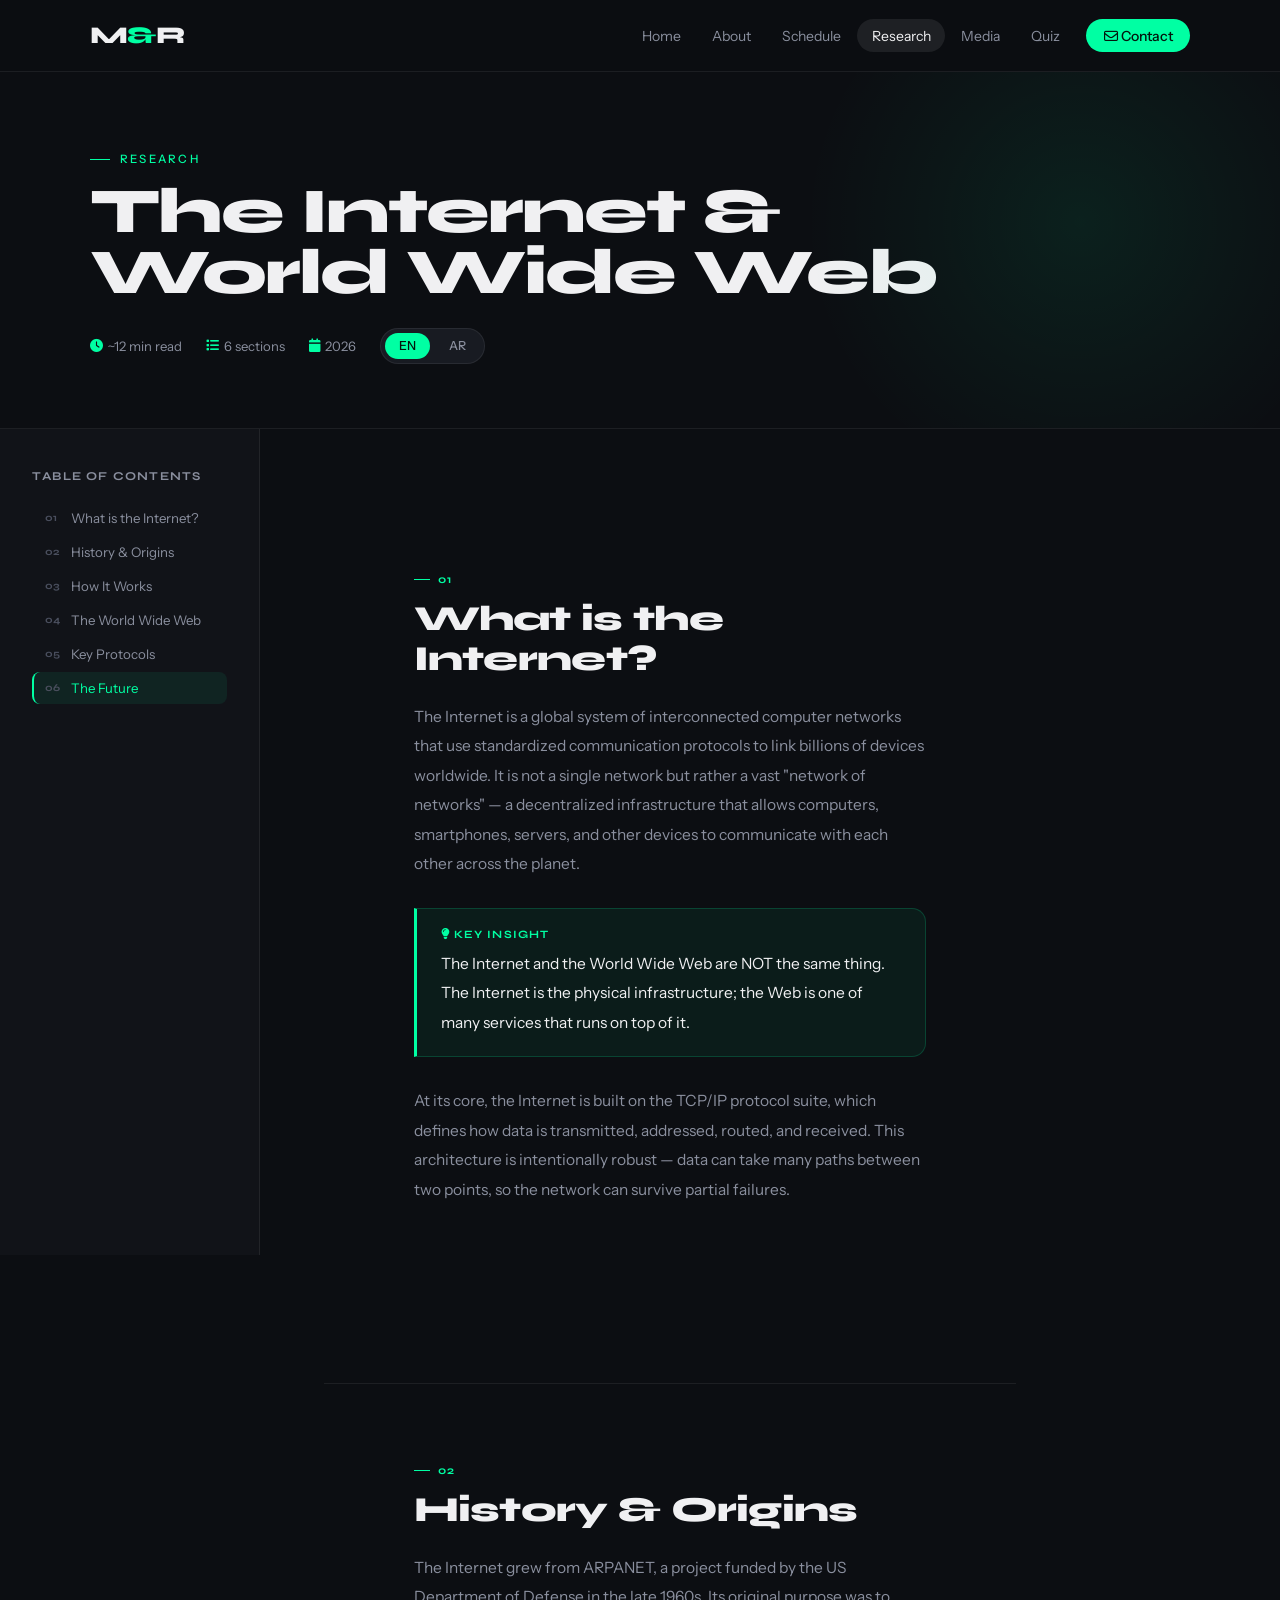
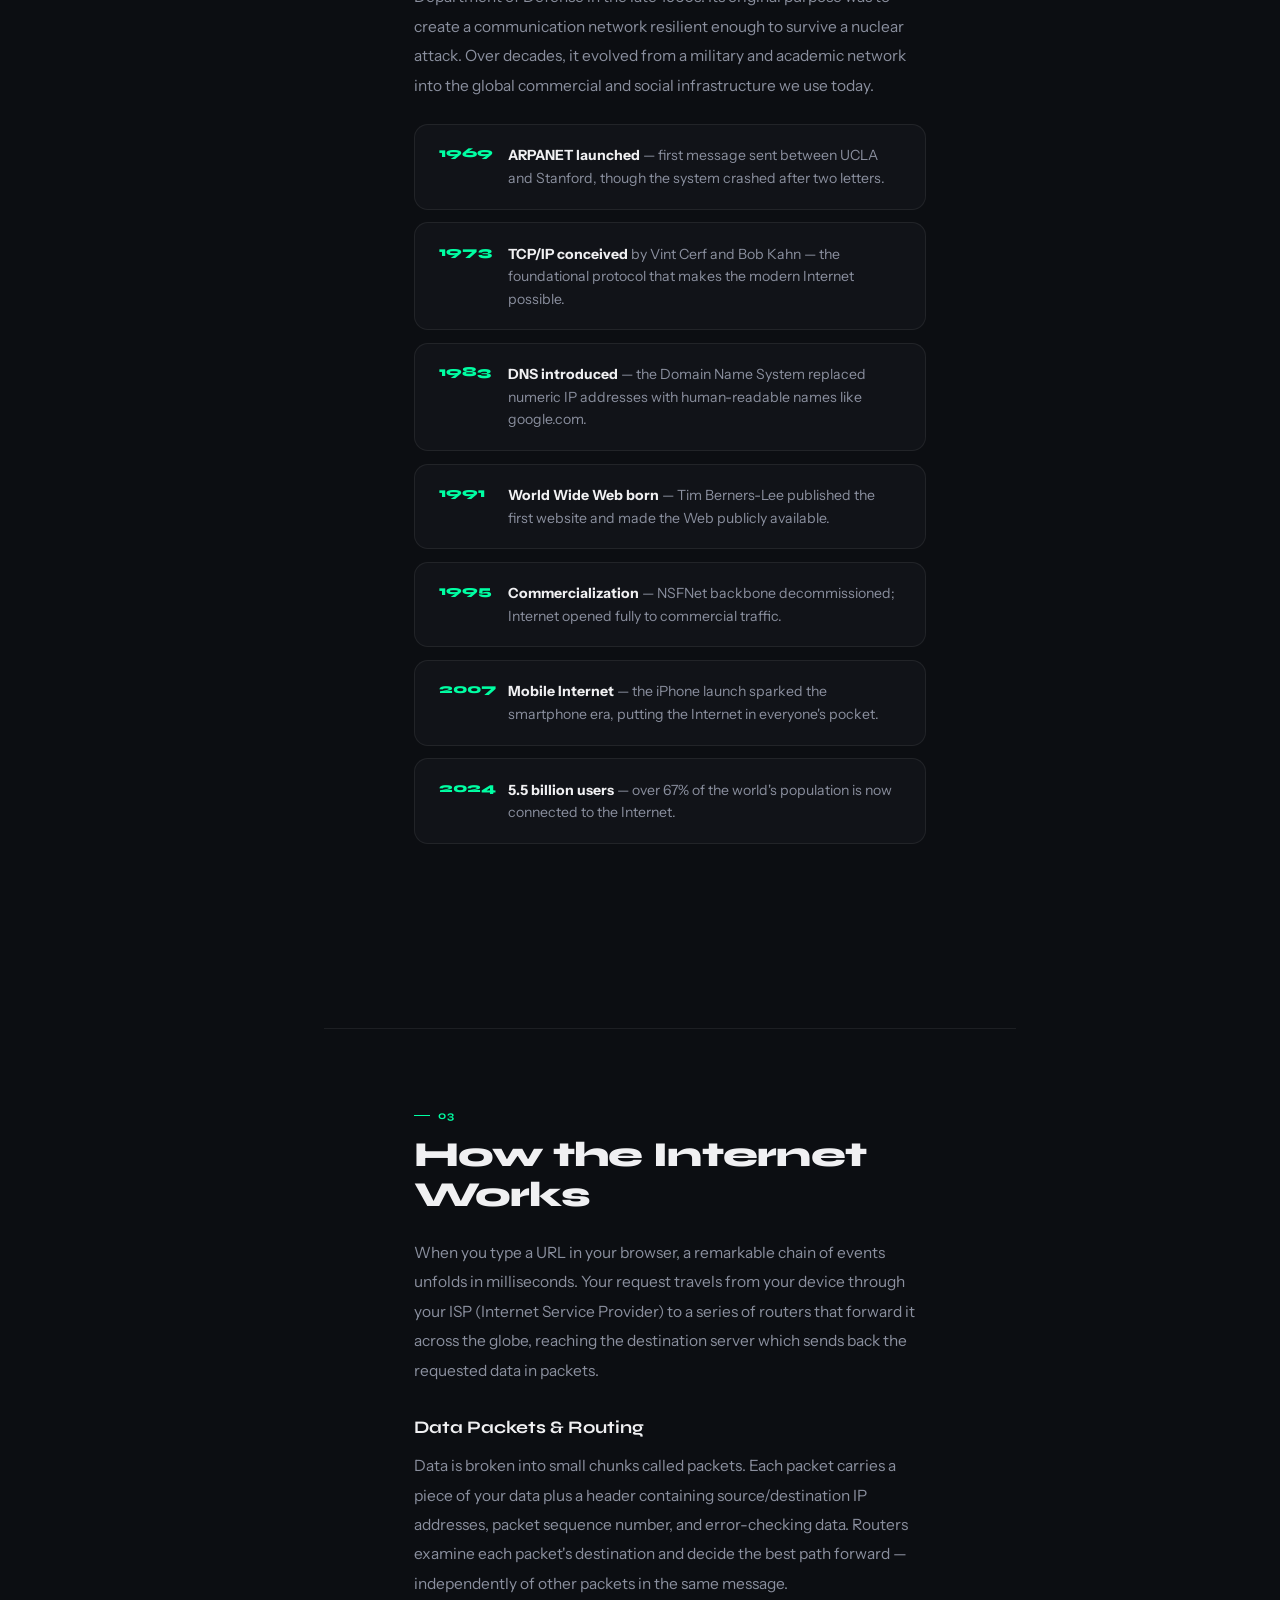
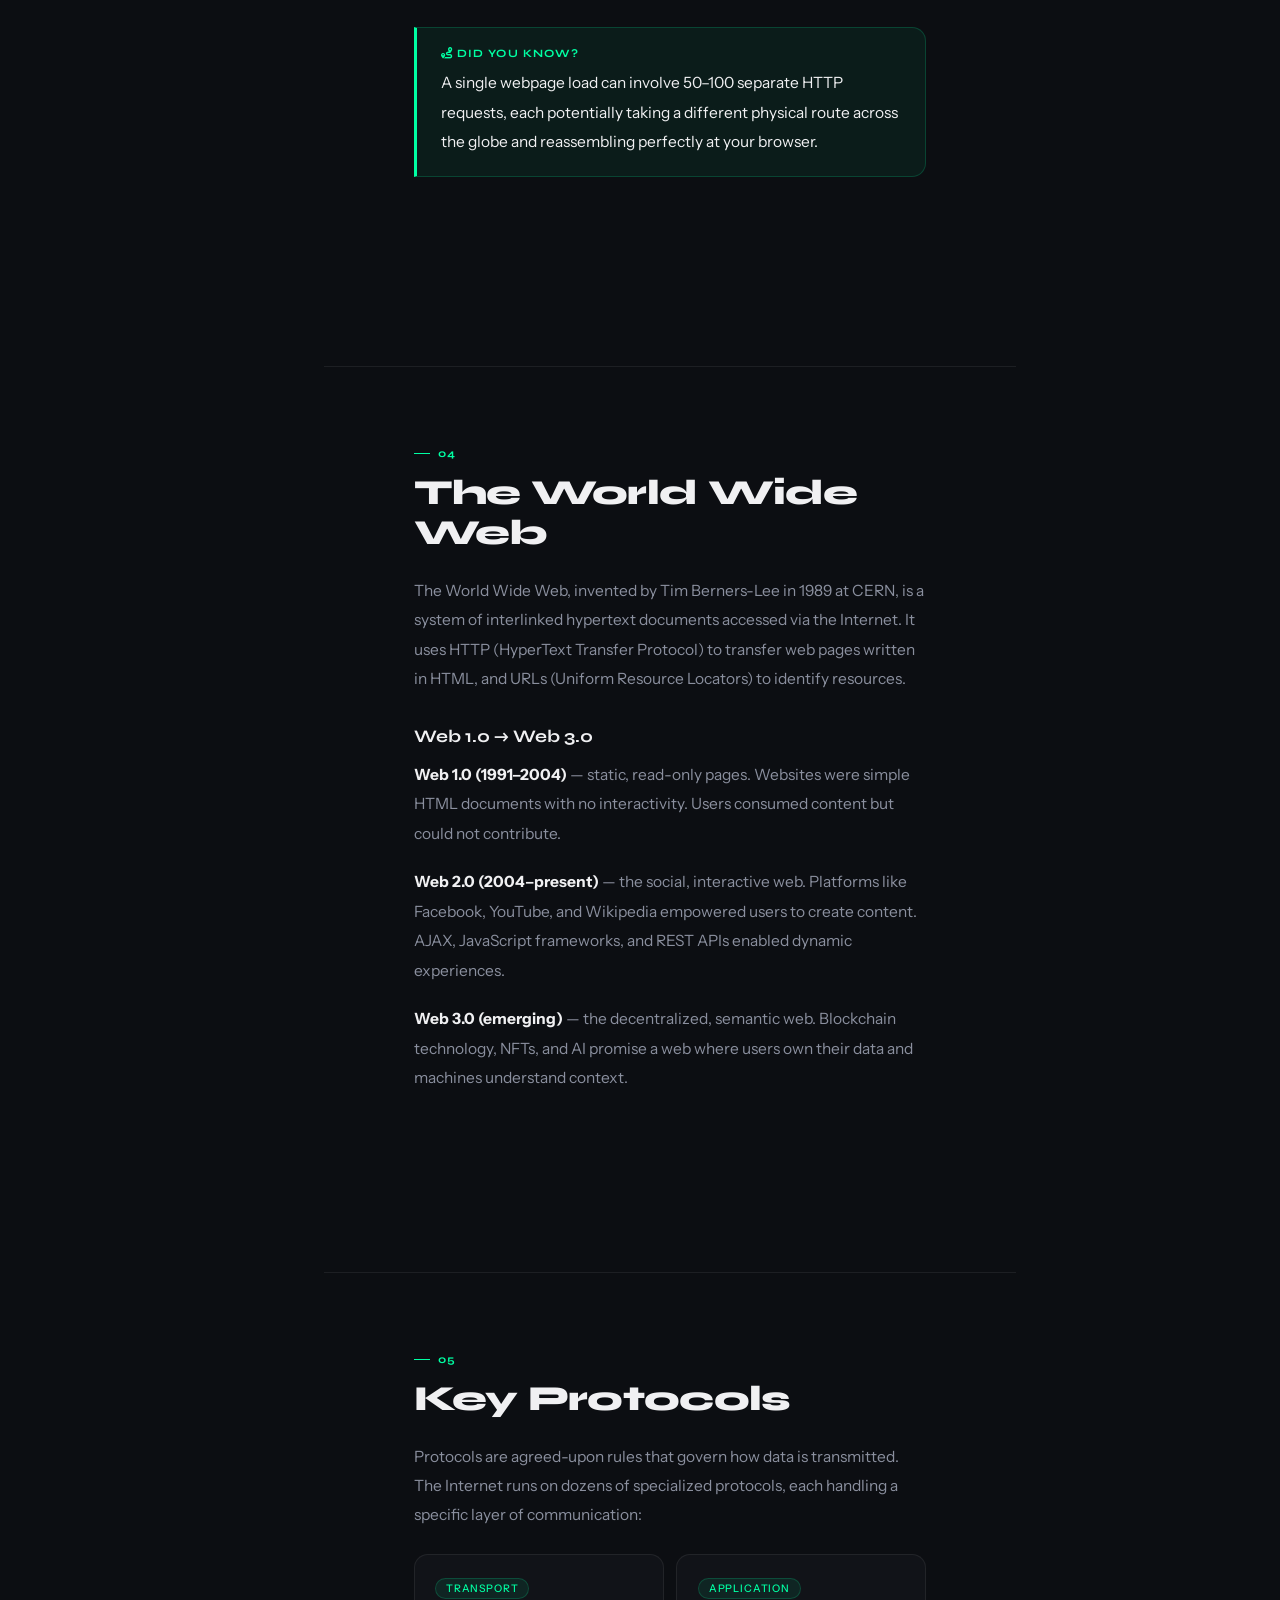
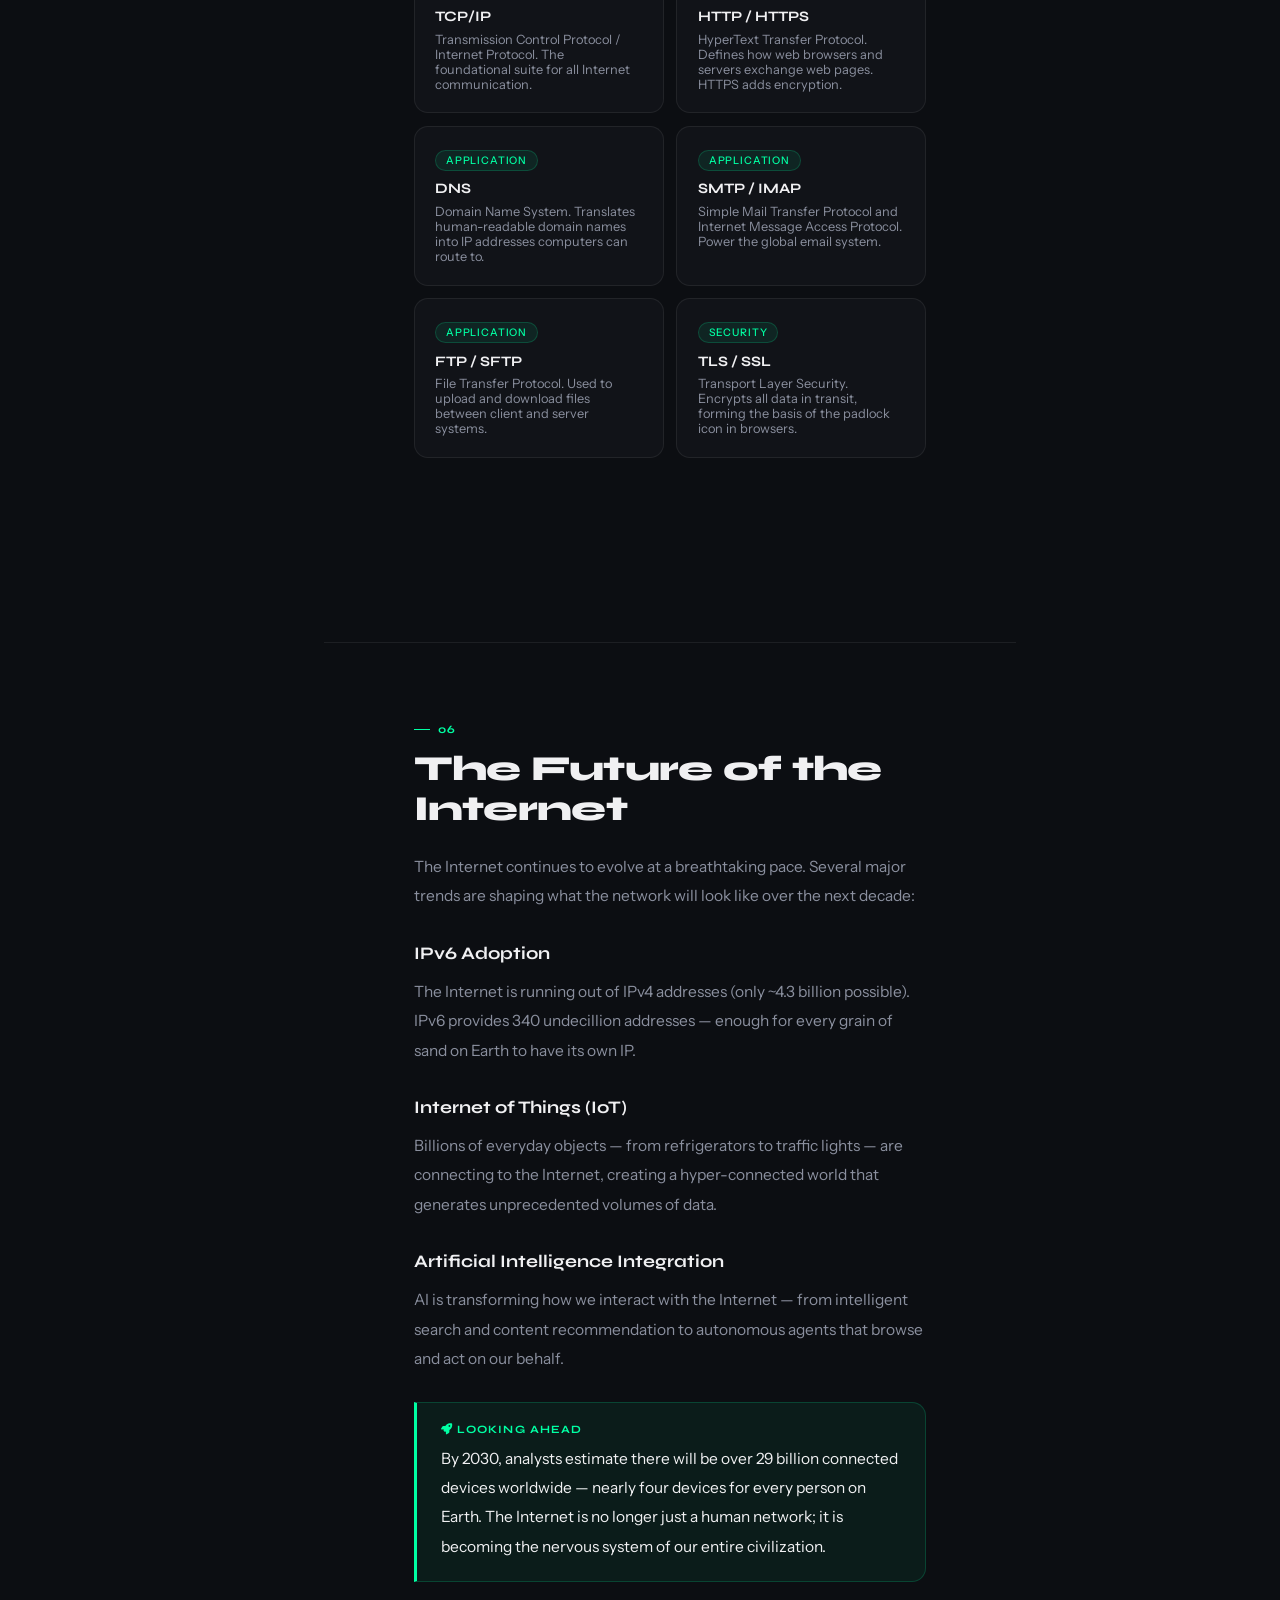
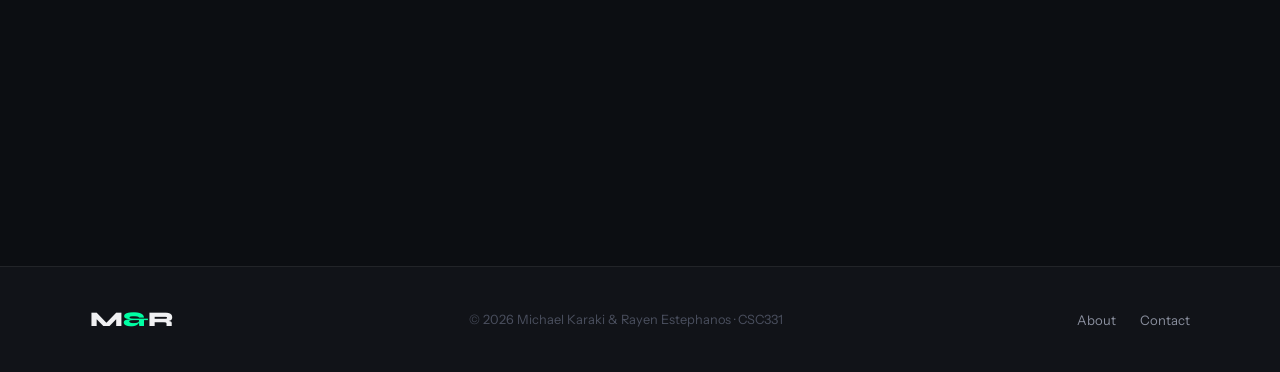
<file: research.html>
<!DOCTYPE html>
<html lang="en" dir="ltr">
<head>
  <meta charset="UTF-8"/>
  <meta name="viewport" content="width=device-width, initial-scale=1.0"/>
  <title>Research — M&R</title>
  <link rel="preconnect" href="https://fonts.googleapis.com"/>
  <link rel="preconnect" href="https://fonts.gstatic.com" crossorigin/>
  <link href="https://fonts.googleapis.com/css2?family=Syne:wght@400;500;600;700;800&family=Instrument+Sans:ital,wght@0,300;0,400;0,500;1,300&family=Noto+Serif+Arabic:wght@400;700&display=swap" rel="stylesheet"/>
  <link rel="stylesheet" href="https://cdnjs.cloudflare.com/ajax/libs/font-awesome/6.5.0/css/all.min.css"/>
  <link rel="stylesheet" href="style.css"/>
  <style>
    main { padding-top: var(--header-h); }

    /* PROGRESS BAR */
    #progress-bar {
      position:fixed;top:var(--header-h);left:0;z-index:99;
      height:2px;width:0%;
      background:linear-gradient(90deg,var(--c-mint),#6366f1);
      transition:width .1s linear;
    }

    /* PAGE HERO */
    .page-hero {
      padding:5rem 7vw 4rem;border-bottom:1px solid var(--c-border);
      position:relative;overflow:hidden;
    }
    .page-hero::before {
      content:'';position:absolute;top:-150px;right:-100px;
      width:600px;height:600px;
      background:radial-gradient(circle,rgba(0,255,163,.08) 0%,transparent 65%);
      pointer-events:none;
    }
    .eyebrow {
      font-family:'Instrument Sans',sans-serif;font-size:.72rem;
      font-weight:500;letter-spacing:.2em;text-transform:uppercase;
      color:var(--c-mint);margin-bottom:1rem;
      display:flex;align-items:center;gap:10px;
    }
    .eyebrow::before{content:'';display:block;width:20px;height:1px;background:var(--c-mint);}
    .page-hero h1 {
      font-family:'Syne',sans-serif;font-weight:800;
      font-size:clamp(2.4rem,5vw,4.5rem);
      letter-spacing:-.03em;line-height:.95;
      color:var(--c-white);margin-bottom:1.2rem;
    }
    .hero-meta {
      display:flex;align-items:center;gap:1.5rem;flex-wrap:wrap;
      margin-top:1.5rem;
    }
    .hero-meta span {
      font-family:'Instrument Sans',sans-serif;font-size:.82rem;
      color:var(--c-muted);display:flex;align-items:center;gap:5px;
    }
    .hero-meta i{color:var(--c-mint);}

    /* LANG TOGGLE */
    .lang-toggle {
      display:inline-flex;
      background:var(--c-surface2);
      border:1px solid var(--c-border);
      border-radius:100px;padding:4px;gap:4px;
    }
    .lang-btn {
      font-family:'Instrument Sans',sans-serif;font-size:.78rem;
      font-weight:500;padding:.35rem .9rem;border-radius:100px;
      border:none;cursor:pointer;
      color:var(--c-muted);background:transparent;
      transition:all .2s;
    }
    .lang-btn.active{background:var(--c-mint);color:#03160d;}

    /* LAYOUT */
    .research-layout {
      display:grid;
      grid-template-columns:260px 1fr;
      gap:0;
      max-width:100%;
    }

    /* SIDEBAR TOC */
    .toc-sidebar {
      position:sticky;top:calc(var(--header-h) + 2px);
      height:calc(100vh - var(--header-h) - 2px);
      overflow-y:auto;
      padding:2.5rem 2rem;
      border-right:1px solid var(--c-border);
      background:var(--c-surface);
      scrollbar-width:thin;scrollbar-color:var(--c-border) transparent;
    }
    .toc-title {
      font-family:'Syne',sans-serif;font-size:.75rem;
      font-weight:700;letter-spacing:.1em;text-transform:uppercase;
      color:var(--c-muted);margin-bottom:1.2rem;
    }
    .toc-list{list-style:none;display:flex;flex-direction:column;gap:2px;}
    .toc-link {
      display:flex;align-items:center;gap:8px;
      font-family:'Instrument Sans',sans-serif;font-size:.83rem;
      color:var(--c-muted);padding:.5rem .7rem;
      border-radius:var(--radius-sm);text-decoration:none;
      transition:color .2s,background .2s;
      border-left:2px solid transparent;
    }
    .toc-link:hover{color:var(--c-white);background:rgba(255,255,255,.04);}
    .toc-link.active{color:var(--c-mint);background:rgba(0,255,163,.07);border-left-color:var(--c-mint);}
    .toc-num{font-family:'Syne',sans-serif;font-size:.65rem;font-weight:700;color:var(--c-subtle);min-width:18px;}

    /* CONTENT */
    .research-content {
      padding:4rem 5vw 6rem;max-width:820px;
    }

    .content-section { margin-bottom:5rem; }

    .section-anchor { scroll-margin-top:calc(var(--header-h) + 20px); }

    .section-num {
      font-family:'Syne',sans-serif;font-size:.7rem;
      font-weight:700;letter-spacing:.12em;text-transform:uppercase;
      color:var(--c-mint);margin-bottom:.8rem;
      display:flex;align-items:center;gap:8px;
    }
    .section-num::before{content:'';display:block;width:16px;height:1px;background:var(--c-mint);}

    .content-section h2 {
      font-family:'Syne',sans-serif;font-size:clamp(1.5rem,3vw,2.2rem);
      font-weight:800;letter-spacing:-.02em;color:var(--c-white);
      margin-bottom:1.4rem;line-height:1.15;
    }
    .content-section p {
      font-family:'Instrument Sans',sans-serif;font-size:.97rem;
      font-weight:300;color:var(--c-muted);line-height:1.9;
      margin-bottom:1.2rem;
    }
    .content-section h3 {
      font-family:'Syne',sans-serif;font-size:1.1rem;font-weight:700;
      color:var(--c-white);margin:2rem 0 .8rem;
    }

    /* Callout / info box */
    .callout {
      background:rgba(0,255,163,.06);
      border:1px solid rgba(0,255,163,.18);
      border-left:3px solid var(--c-mint);
      border-radius:0 var(--radius-md) var(--radius-md) 0;
      padding:1.2rem 1.5rem;margin:1.8rem 0;
    }
    .callout p{margin:0;color:var(--c-white);}
    .callout-label {
      font-family:'Syne',sans-serif;font-size:.7rem;font-weight:700;
      letter-spacing:.1em;text-transform:uppercase;
      color:var(--c-mint);margin-bottom:.5rem;
    }

    /* Timeline cards */
    .timeline-cards{display:flex;flex-direction:column;gap:.8rem;margin:1.5rem 0;}
    .tc {
      background:var(--c-surface);border:1px solid var(--c-border);
      border-radius:var(--radius-md);padding:1.2rem 1.5rem;
      display:flex;align-items:flex-start;gap:1.2rem;
      transition:border-color .3s;
    }
    .tc:hover{border-color:rgba(0,255,163,.3);}
    .tc-year {
      font-family:'Syne',sans-serif;font-size:.85rem;font-weight:800;
      color:var(--c-mint);min-width:50px;
    }
    .tc-text {font-family:'Instrument Sans',sans-serif;font-size:.88rem;color:var(--c-muted);line-height:1.6;}
    .tc-text strong{color:var(--c-white);}

    /* Protocol cards */
    .proto-grid{display:grid;grid-template-columns:1fr 1fr;gap:.8rem;margin:1.5rem 0;}
    .proto-card {
      background:var(--c-surface);border:1px solid var(--c-border);
      border-radius:var(--radius-md);padding:1.3rem;
      transition:border-color .3s,transform .2s;cursor:default;
    }
    .proto-card:hover{border-color:rgba(0,255,163,.3);transform:translateY(-2px);}
    .proto-name{font-family:'Syne',sans-serif;font-size:.9rem;font-weight:700;color:var(--c-white);margin-bottom:.4rem;}
    .proto-desc{font-family:'Instrument Sans',sans-serif;font-size:.8rem;color:var(--c-muted);}
    .proto-badge{
      display:inline-block;font-size:.65rem;font-weight:500;
      letter-spacing:.08em;text-transform:uppercase;
      padding:.18rem .6rem;border-radius:100px;
      background:rgba(0,255,163,.08);color:var(--c-mint);
      border:1px solid rgba(0,255,163,.18);margin-bottom:.6rem;
    }

    /* ARABIC styles */
    html[dir="rtl"] .toc-sidebar{border-right:none;border-left:1px solid var(--c-border);}
    html[dir="rtl"] .toc-link{border-left:none;border-right:2px solid transparent;}
    html[dir="rtl"] .toc-link.active{border-right-color:var(--c-mint);}
    html[dir="rtl"] .content-section p,
    html[dir="rtl"] .tc-text {font-family:'Noto Serif Arabic',serif;font-size:1rem;line-height:2;}
    html[dir="rtl"] .content-section h2,
    html[dir="rtl"] .content-section h3 {font-family:'Noto Serif Arabic',serif;}
    html[dir="rtl"] .section-num::before{margin-right:0;margin-left:8px;}
    html[dir="rtl"] .callout{border-left:none;border-right:3px solid var(--c-mint);border-radius:var(--radius-md) 0 0 var(--radius-md);}

    .lang-en,.lang-ar{display:block;}
    html[dir="rtl"] .lang-en{display:none;}
    html[dir="ltr"] .lang-ar{display:none;}

    @media(max-width:900px){
      .research-layout{grid-template-columns:1fr;}
      .toc-sidebar{position:relative;height:auto;border-right:none;border-bottom:1px solid var(--c-border);}
      .proto-grid{grid-template-columns:1fr;}
    }
    @media(max-width:600px){
      .research-content{padding:3rem 5vw 4rem;}
      .page-hero{padding:4rem 5vw 3rem;}
    }
  </style>
</head>
<body>
<div id="progress-bar"></div>

<header class="site-header">
  <a href="home.html" class="logo">M<span style="color:var(--c-mint)">&</span>R</a>
  <nav class="site-nav">
    <a href="home.html" class="nav-link">Home</a>
    <a href="aboutus.html" class="nav-link">About</a>
    <a href="schedules.html" class="nav-link">Schedule</a>
    <a href="research.html" class="nav-link active">Research</a>
    <a href="media.html" class="nav-link">Media</a>
    <a href="quiz1.html" class="nav-link">Quiz</a>
    <a href="contactus.html" class="nav-link nav-cta"><i class="fa-regular fa-envelope"></i>&nbsp;Contact</a>
  </nav>
  <button class="nav-toggle" onclick="openMenu()"><span></span><span></span><span></span></button>
</header>
<div class="drawer-overlay" id="drawerOverlay" onclick="closeMenu()"></div>
<aside class="drawer" id="drawer">
  <div class="drawer-head">
    <span class="logo">M<span style="color:var(--c-mint)">&</span>R</span>
    <button class="drawer-close" onclick="closeMenu()"><i class="fa-solid fa-xmark"></i></button>
  </div>
  <nav class="drawer-nav">
    <a href="home.html" class="drawer-link"><span class="d-num">01</span>Home</a>
    <a href="aboutus.html" class="drawer-link"><span class="d-num">02</span>About Us</a>
    <a href="schedules.html" class="drawer-link"><span class="d-num">03</span>Schedule</a>
    <a href="research.html" class="drawer-link active"><span class="d-num">04</span>Research</a>
    <a href="media.html" class="drawer-link"><span class="d-num">05</span>Media</a>
    <a href="quiz1.html" class="drawer-link"><span class="d-num">06</span>Quiz 1</a>
    <a href="quiz2.php" class="drawer-link"><span class="d-num">07</span>Quiz 2</a>
    <a href="contactus.html" class="drawer-link"><span class="d-num">08</span>Contact</a>
  </nav>
  <div class="drawer-footer">CSC331 · Web Programming</div>
</aside>

<main>
  <section class="page-hero">
    <p class="eyebrow">Research</p>
    <h1 class="lang-en">The Internet &amp;<br>World Wide Web</h1>
    <h1 class="lang-ar" style="font-family:'Noto Serif Arabic',serif">الإنترنت والشبكة العنكبوتية العالمية</h1>
    <div class="hero-meta">
      <span><i class="fa-solid fa-clock"></i> ~12 min read</span>
      <span><i class="fa-solid fa-list"></i> 6 sections</span>
      <span><i class="fa-solid fa-calendar"></i> 2026</span>
      <div class="lang-toggle">
        <button class="lang-btn active" onclick="setLang('en',this)">EN</button>
        <button class="lang-btn" onclick="setLang('ar',this)">AR</button>
      </div>
    </div>
  </section>

  <div class="research-layout">
    <!-- SIDEBAR TOC -->
    <aside class="toc-sidebar">
      <div class="toc-title">Table of Contents</div>
      <ul class="toc-list">
        <li><a href="#s1" class="toc-link active"><span class="toc-num">01</span><span class="lang-en">What is the Internet?</span><span class="lang-ar">ما هو الإنترنت؟</span></a></li>
        <li><a href="#s2" class="toc-link"><span class="toc-num">02</span><span class="lang-en">History &amp; Origins</span><span class="lang-ar">التاريخ والأصول</span></a></li>
        <li><a href="#s3" class="toc-link"><span class="toc-num">03</span><span class="lang-en">How It Works</span><span class="lang-ar">كيف يعمل</span></a></li>
        <li><a href="#s4" class="toc-link"><span class="toc-num">04</span><span class="lang-en">The World Wide Web</span><span class="lang-ar">الشبكة العنكبوتية</span></a></li>
        <li><a href="#s5" class="toc-link"><span class="toc-num">05</span><span class="lang-en">Key Protocols</span><span class="lang-ar">البروتوكولات الأساسية</span></a></li>
        <li><a href="#s6" class="toc-link"><span class="toc-num">06</span><span class="lang-en">The Future</span><span class="lang-ar">المستقبل</span></a></li>
      </ul>
    </aside>

    <!-- MAIN CONTENT -->
    <article class="research-content">

      <!-- S1 -->
      <div class="content-section" id="s1">
        <div class="section-num">01</div>
        <h2 class="lang-en">What is the Internet?</h2>
        <h2 class="lang-ar">ما هو الإنترنت؟</h2>
        <p class="lang-en">The Internet is a global system of interconnected computer networks that use standardized communication protocols to link billions of devices worldwide. It is not a single network but rather a vast "network of networks" — a decentralized infrastructure that allows computers, smartphones, servers, and other devices to communicate with each other across the planet.</p>
        <p class="lang-ar">الإنترنت هو نظام عالمي من الشبكات الحاسوبية المترابطة التي تستخدم بروتوكولات اتصال موحّدة لربط مليارات الأجهزة حول العالم. إنه ليس شبكة واحدة، بل بنية تحتية لامركزية هائلة تتيح للأجهزة التواصل عبر الكوكب.</p>
        <div class="callout">
          <div class="callout-label"><i class="fa-solid fa-lightbulb"></i> Key insight</div>
          <p class="lang-en">The Internet and the World Wide Web are NOT the same thing. The Internet is the physical infrastructure; the Web is one of many services that runs on top of it.</p>
          <p class="lang-ar">الإنترنت والشبكة العنكبوتية العالمية ليسا الشيء ذاته. الإنترنت هو البنية التحتية المادية؛ والويب هو أحد الخدمات التي تعمل فوقها.</p>
        </div>
        <p class="lang-en">At its core, the Internet is built on the TCP/IP protocol suite, which defines how data is transmitted, addressed, routed, and received. This architecture is intentionally robust — data can take many paths between two points, so the network can survive partial failures.</p>
        <p class="lang-ar">في جوهره، يُبنى الإنترنت على مجموعة بروتوكولات TCP/IP التي تحدد كيفية نقل البيانات وعنونتها وتوجيهها واستقبالها. هذه البنية متينة عمداً — إذ يمكن للبيانات سلوك مسارات متعددة بين نقطتين.</p>
      </div>

      <!-- S2 -->
      <div class="content-section" id="s2">
        <div class="section-num">02</div>
        <h2 class="lang-en">History &amp; Origins</h2>
        <h2 class="lang-ar">التاريخ والأصول</h2>
        <p class="lang-en">The Internet grew from ARPANET, a project funded by the US Department of Defense in the late 1960s. Its original purpose was to create a communication network resilient enough to survive a nuclear attack. Over decades, it evolved from a military and academic network into the global commercial and social infrastructure we use today.</p>
        <p class="lang-ar">نشأ الإنترنت من شبكة ARPANET، وهو مشروع موّلته وزارة الدفاع الأمريكية في أواخر ستينيات القرن الماضي. وعلى مدى عقود، تطوّر من شبكة عسكرية وأكاديمية إلى البنية التحتية الاجتماعية والتجارية العالمية التي نستخدمها اليوم.</p>
        <div class="timeline-cards">
          <div class="tc"><div class="tc-year">1969</div><div class="tc-text"><strong>ARPANET launched</strong> — first message sent between UCLA and Stanford, though the system crashed after two letters.</div></div>
          <div class="tc"><div class="tc-year">1973</div><div class="tc-text"><strong>TCP/IP conceived</strong> by Vint Cerf and Bob Kahn — the foundational protocol that makes the modern Internet possible.</div></div>
          <div class="tc"><div class="tc-year">1983</div><div class="tc-text"><strong>DNS introduced</strong> — the Domain Name System replaced numeric IP addresses with human-readable names like google.com.</div></div>
          <div class="tc"><div class="tc-year">1991</div><div class="tc-text"><strong>World Wide Web born</strong> — Tim Berners-Lee published the first website and made the Web publicly available.</div></div>
          <div class="tc"><div class="tc-year">1995</div><div class="tc-text"><strong>Commercialization</strong> — NSFNet backbone decommissioned; Internet opened fully to commercial traffic.</div></div>
          <div class="tc"><div class="tc-year">2007</div><div class="tc-text"><strong>Mobile Internet</strong> — the iPhone launch sparked the smartphone era, putting the Internet in everyone's pocket.</div></div>
          <div class="tc"><div class="tc-year">2024</div><div class="tc-text"><strong>5.5 billion users</strong> — over 67% of the world's population is now connected to the Internet.</div></div>
        </div>
      </div>

      <!-- S3 -->
      <div class="content-section" id="s3">
        <div class="section-num">03</div>
        <h2 class="lang-en">How the Internet Works</h2>
        <h2 class="lang-ar">كيف يعمل الإنترنت</h2>
        <p class="lang-en">When you type a URL in your browser, a remarkable chain of events unfolds in milliseconds. Your request travels from your device through your ISP (Internet Service Provider) to a series of routers that forward it across the globe, reaching the destination server which sends back the requested data in packets.</p>
        <p class="lang-ar">عندما تكتب عنوان URL في متصفحك، تنكشف سلسلة رائعة من الأحداث في أجزاء من الثانية. ينتقل طلبك من جهازك عبر مزود خدمة الإنترنت إلى سلسلة من الموجّهات (Routers) التي تعيد توجيهه عبر العالم.</p>
        <h3 class="lang-en">Data Packets &amp; Routing</h3>
        <h3 class="lang-ar">حزم البيانات والتوجيه</h3>
        <p class="lang-en">Data is broken into small chunks called packets. Each packet carries a piece of your data plus a header containing source/destination IP addresses, packet sequence number, and error-checking data. Routers examine each packet's destination and decide the best path forward — independently of other packets in the same message.</p>
        <p class="lang-ar">تُقسَّم البيانات إلى أجزاء صغيرة تُسمى الحزم. تحمل كل حزمة جزءاً من بياناتك بالإضافة إلى رأس يحتوي على عناوين IP المصدر والوجهة ورقم تسلسل الحزمة وبيانات التحقق من الأخطاء.</p>
        <div class="callout">
          <div class="callout-label"><i class="fa-solid fa-route"></i> Did you know?</div>
          <p class="lang-en">A single webpage load can involve 50–100 separate HTTP requests, each potentially taking a different physical route across the globe and reassembling perfectly at your browser.</p>
          <p class="lang-ar">قد يتضمن تحميل صفحة ويب واحدة 50–100 طلب HTTP منفصل، وقد يسلك كل منها مساراً مادياً مختلفاً عبر العالم ليُعاد تجميعها بشكل مثالي في متصفحك.</p>
        </div>
      </div>

      <!-- S4 -->
      <div class="content-section" id="s4">
        <div class="section-num">04</div>
        <h2 class="lang-en">The World Wide Web</h2>
        <h2 class="lang-ar">الشبكة العنكبوتية العالمية</h2>
        <p class="lang-en">The World Wide Web, invented by Tim Berners-Lee in 1989 at CERN, is a system of interlinked hypertext documents accessed via the Internet. It uses HTTP (HyperText Transfer Protocol) to transfer web pages written in HTML, and URLs (Uniform Resource Locators) to identify resources.</p>
        <p class="lang-ar">الشبكة العنكبوتية العالمية، التي اخترعها تيم بيرنرز-لي عام 1989 في CERN، هي نظام من المستندات النصية التشعبية المترابطة يُتاح عبر الإنترنت. تستخدم بروتوكول HTTP لنقل صفحات الويب المكتوبة بـHTML.</p>
        <h3 class="lang-en">Web 1.0 → Web 3.0</h3>
        <h3 class="lang-ar">من ويب 1.0 إلى ويب 3.0</h3>
        <p class="lang-en"><strong style="color:var(--c-white)">Web 1.0 (1991–2004)</strong> — static, read-only pages. Websites were simple HTML documents with no interactivity. Users consumed content but could not contribute.</p>
        <p class="lang-en"><strong style="color:var(--c-white)">Web 2.0 (2004–present)</strong> — the social, interactive web. Platforms like Facebook, YouTube, and Wikipedia empowered users to create content. AJAX, JavaScript frameworks, and REST APIs enabled dynamic experiences.</p>
        <p class="lang-en"><strong style="color:var(--c-white)">Web 3.0 (emerging)</strong> — the decentralized, semantic web. Blockchain technology, NFTs, and AI promise a web where users own their data and machines understand context.</p>
        <p class="lang-ar"><strong style="color:var(--c-white)">ويب 1.0 (1991–2004)</strong> — صفحات ثابتة للقراءة فقط. <strong style="color:var(--c-white)">ويب 2.0 (2004–الآن)</strong> — الويب الاجتماعي التفاعلي. <strong style="color:var(--c-white)">ويب 3.0 (قادم)</strong> — الويب اللامركزي الدلالي.</p>
      </div>

      <!-- S5 -->
      <div class="content-section" id="s5">
        <div class="section-num">05</div>
        <h2 class="lang-en">Key Protocols</h2>
        <h2 class="lang-ar">البروتوكولات الأساسية</h2>
        <p class="lang-en">Protocols are agreed-upon rules that govern how data is transmitted. The Internet runs on dozens of specialized protocols, each handling a specific layer of communication:</p>
        <p class="lang-ar">البروتوكولات هي قواعد متفق عليها تحكم كيفية نقل البيانات. يعمل الإنترنت على عشرات البروتوكولات المتخصصة:</p>
        <div class="proto-grid">
          <div class="proto-card"><div class="proto-badge">Transport</div><div class="proto-name">TCP/IP</div><div class="proto-desc">Transmission Control Protocol / Internet Protocol. The foundational suite for all Internet communication.</div></div>
          <div class="proto-card"><div class="proto-badge">Application</div><div class="proto-name">HTTP / HTTPS</div><div class="proto-desc">HyperText Transfer Protocol. Defines how web browsers and servers exchange web pages. HTTPS adds encryption.</div></div>
          <div class="proto-card"><div class="proto-badge">Application</div><div class="proto-name">DNS</div><div class="proto-desc">Domain Name System. Translates human-readable domain names into IP addresses computers can route to.</div></div>
          <div class="proto-card"><div class="proto-badge">Application</div><div class="proto-name">SMTP / IMAP</div><div class="proto-desc">Simple Mail Transfer Protocol and Internet Message Access Protocol. Power the global email system.</div></div>
          <div class="proto-card"><div class="proto-badge">Application</div><div class="proto-name">FTP / SFTP</div><div class="proto-desc">File Transfer Protocol. Used to upload and download files between client and server systems.</div></div>
          <div class="proto-card"><div class="proto-badge">Security</div><div class="proto-name">TLS / SSL</div><div class="proto-desc">Transport Layer Security. Encrypts all data in transit, forming the basis of the padlock icon in browsers.</div></div>
        </div>
      </div>

      <!-- S6 -->
      <div class="content-section" id="s6">
        <div class="section-num">06</div>
        <h2 class="lang-en">The Future of the Internet</h2>
        <h2 class="lang-ar">مستقبل الإنترنت</h2>
        <p class="lang-en">The Internet continues to evolve at a breathtaking pace. Several major trends are shaping what the network will look like over the next decade:</p>
        <p class="lang-ar">يستمر الإنترنت في التطور بوتيرة مذهلة. تشكّل عدة اتجاهات رئيسية مستقبل الشبكة خلال العقد القادم:</p>
        <h3 class="lang-en">IPv6 Adoption</h3>
        <p class="lang-en">The Internet is running out of IPv4 addresses (only ~4.3 billion possible). IPv6 provides 340 undecillion addresses — enough for every grain of sand on Earth to have its own IP.</p>
        <h3 class="lang-en">Internet of Things (IoT)</h3>
        <p class="lang-en">Billions of everyday objects — from refrigerators to traffic lights — are connecting to the Internet, creating a hyper-connected world that generates unprecedented volumes of data.</p>
        <h3 class="lang-en">Artificial Intelligence Integration</h3>
        <p class="lang-en">AI is transforming how we interact with the Internet — from intelligent search and content recommendation to autonomous agents that browse and act on our behalf.</p>
        <p class="lang-ar">يُعيد الذكاء الاصطناعي تشكيل طريقة تفاعلنا مع الإنترنت — من البحث الذكي إلى الوكلاء المستقلين الذين يتصفحون الشبكة نيابةً عنا.</p>
        <div class="callout">
          <div class="callout-label"><i class="fa-solid fa-rocket"></i> Looking ahead</div>
          <p class="lang-en">By 2030, analysts estimate there will be over 29 billion connected devices worldwide — nearly four devices for every person on Earth. The Internet is no longer just a human network; it is becoming the nervous system of our entire civilization.</p>
          <p class="lang-ar">بحلول عام 2030، يُقدّر المحللون أن يكون هناك أكثر من 29 مليار جهاز متصل حول العالم. لم يعد الإنترنت مجرد شبكة بشرية؛ بل أصبح الجهاز العصبي لحضارتنا بأسرها.</p>
        </div>
      </div>

    </article>
  </div>
</main>

<footer class="site-footer">
  <div class="footer-inner">
    <span class="footer-brand">M<span style="color:var(--c-mint)">&</span>R</span>
    <p class="footer-copy">&copy; 2026 Michael Karaki &amp; Rayen Estephanos · CSC331</p>
    <div class="footer-links"><a href="aboutus.html">About</a><a href="contactus.html">Contact</a></div>
  </div>
</footer>

<script>
// Language toggle
function setLang(lang, btn){
  document.documentElement.setAttribute('dir', lang==='ar'?'rtl':'ltr');
  document.querySelectorAll('.lang-btn').forEach(b=>b.classList.remove('active'));
  btn.classList.add('active');
}

// Reading progress bar
window.addEventListener('scroll',()=>{
  const doc = document.documentElement;
  const scrolled = doc.scrollTop;
  const total = doc.scrollHeight - doc.clientHeight;
  document.getElementById('progress-bar').style.width = (scrolled/total*100)+'%';

  // TOC highlight
  const sections = document.querySelectorAll('[id^="s"]');
  sections.forEach(sec=>{
    const rect = sec.getBoundingClientRect();
    if(rect.top <= 120 && rect.bottom >= 120){
      document.querySelectorAll('.toc-link').forEach(l=>l.classList.remove('active'));
      const active = document.querySelector('.toc-link[href="#'+sec.id+'"]');
      if(active) active.classList.add('active');
    }
  });
});

function openMenu(){document.getElementById('drawer').classList.add('open');document.getElementById('drawerOverlay').classList.add('visible');document.body.style.overflow='hidden';}
function closeMenu(){document.getElementById('drawer').classList.remove('open');document.getElementById('drawerOverlay').classList.remove('visible');document.body.style.overflow='';}
</script>
</body>
</html>
</file>
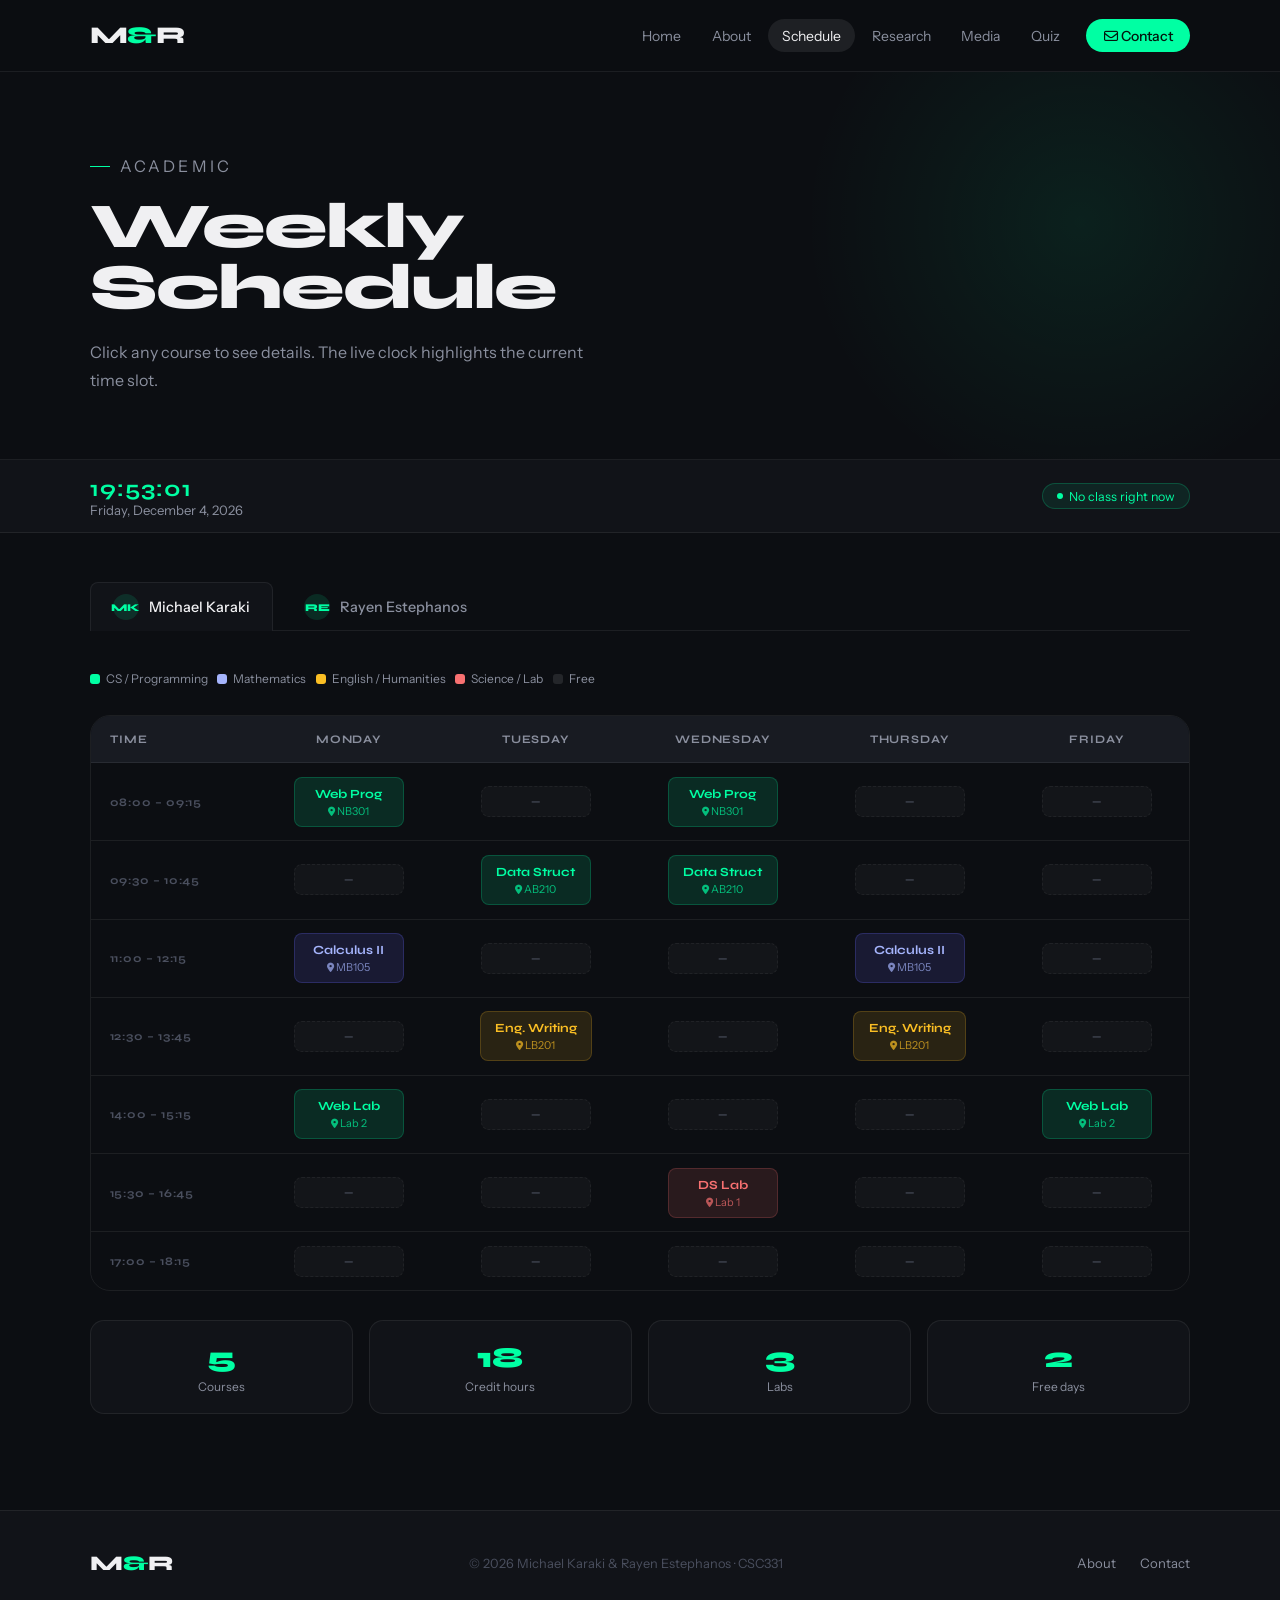
<file: schedules.html>
<!DOCTYPE html>
<html lang="en">
<head>
  <meta charset="UTF-8"/>
  <meta name="viewport" content="width=device-width, initial-scale=1.0"/>
  <title>Schedule — M&R</title>
  <link rel="preconnect" href="https://fonts.googleapis.com"/>
  <link rel="preconnect" href="https://fonts.gstatic.com" crossorigin/>
  <link href="https://fonts.googleapis.com/css2?family=Syne:wght@400;500;600;700;800&family=Instrument+Sans:ital,wght@0,300;0,400;0,500;1,300&display=swap" rel="stylesheet"/>
  <link rel="stylesheet" href="https://cdnjs.cloudflare.com/ajax/libs/font-awesome/6.5.0/css/all.min.css"/>
  <link rel="stylesheet" href="style.css"/>
  <style>
    main { padding-top: var(--header-h); }

    /* PAGE HERO */
    .page-hero {
      padding: 5rem 7vw 4rem;
      border-bottom: 1px solid var(--c-border);
      position: relative; overflow: hidden;
    }
    .page-hero::before {
      content:''; position:absolute; top:-150px; right:-100px;
      width:600px; height:600px;
      background:radial-gradient(circle,rgba(0,255,163,.08) 0%,transparent 65%);
      pointer-events:none;
    }
    .eyebrow {
      font-family:'Instrument Sans',sans-serif;
      font-size:.72rem;font-weight:500;letter-spacing:.2em;
      text-transform:uppercase;color:var(--c-mint);
      margin-bottom:1rem;display:flex;align-items:center;gap:10px;
    }
    .eyebrow::before{content:'';display:block;width:20px;height:1px;background:var(--c-mint);}
    .page-hero h1 {
      font-family:'Syne',sans-serif;font-weight:800;
      font-size:clamp(2.4rem,5vw,4.5rem);
      letter-spacing:-.03em;line-height:.95;color:var(--c-white);
      margin-bottom:1.2rem;
    }
    .page-hero p {
      font-family:'Instrument Sans',sans-serif;font-size:1rem;
      font-weight:300;color:var(--c-muted);max-width:500px;line-height:1.8;
    }

    /* LIVE CLOCK */
    .clock-bar {
      background:var(--c-surface);
      border-bottom:1px solid var(--c-border);
      padding:.9rem 7vw;
      display:flex;align-items:center;justify-content:space-between;
      flex-wrap:wrap;gap:1rem;
    }
    .clock-display {
      font-family:'Syne',sans-serif;font-size:1.4rem;
      font-weight:700;color:var(--c-mint);letter-spacing:.05em;
    }
    .clock-date {
      font-family:'Instrument Sans',sans-serif;
      font-size:.82rem;color:var(--c-muted);
    }
    .current-badge {
      display:inline-flex;align-items:center;gap:6px;
      font-family:'Instrument Sans',sans-serif;font-size:.78rem;
      color:var(--c-mint);
      background:rgba(0,255,163,.08);
      border:1px solid rgba(0,255,163,.2);
      padding:.3rem .9rem;border-radius:100px;
    }
    .current-badge-dot {
      width:6px;height:6px;border-radius:50%;
      background:var(--c-mint);animation:pulse 2s infinite;
    }

    /* MEMBER TABS */
    .schedule-wrap { padding: 3rem 7vw 6rem; }
    .member-tabs {
      display:flex;gap:.5rem;margin-bottom:2.5rem;
      border-bottom:1px solid var(--c-border);
      padding-bottom:0;
    }
    .mtab {
      display:flex;align-items:center;gap:.6rem;
      font-family:'Instrument Sans',sans-serif;
      font-size:.9rem;font-weight:500;
      color:var(--c-muted);
      padding:.7rem 1.4rem;
      border-radius:var(--radius-sm) var(--radius-sm) 0 0;
      cursor:pointer;
      border:1px solid transparent;border-bottom:none;
      transition:color .2s,background .2s,border-color .2s;
      position:relative;bottom:-1px;
    }
    .mtab .avatar-sm {
      width:26px;height:26px;border-radius:50%;
      background:rgba(0,255,163,.12);
      display:flex;align-items:center;justify-content:center;
      font-family:'Syne',sans-serif;font-size:.65rem;font-weight:800;
      color:var(--c-mint);
    }
    .mtab:hover{color:var(--c-white);}
    .mtab.active {
      color:var(--c-white);
      background:var(--c-surface);
      border-color:var(--c-border);
      border-bottom-color:var(--c-surface);
    }

    /* LEGEND */
    .legend {
      display:flex;flex-wrap:wrap;gap:.6rem;margin-bottom:1.8rem;
    }
    .legend-item {
      display:flex;align-items:center;gap:6px;
      font-family:'Instrument Sans',sans-serif;font-size:.75rem;
      color:var(--c-muted);
    }
    .legend-dot {
      width:10px;height:10px;border-radius:3px;
    }

    /* SCHEDULE TABLE */
    .sched-panel { display:none; }
    .sched-panel.active { display:block; animation:fadeUp .4s ease both; }

    .sched-table-wrap {
      overflow-x:auto;
      border:1px solid var(--c-border);
      border-radius:var(--radius-lg);
    }
    .sched-table {
      width:100%;border-collapse:collapse;
      min-width:700px;font-size:.88rem;
    }
    .sched-table thead th {
      font-family:'Syne',sans-serif;font-size:.72rem;
      font-weight:700;letter-spacing:.08em;text-transform:uppercase;
      color:var(--c-muted);padding:1rem 1.2rem;
      background:var(--c-surface2);
      border-bottom:1px solid var(--c-border);
      text-align:center;
    }
    .sched-table thead th:first-child{text-align:left;}
    .sched-table tbody td {
      padding:.85rem 1rem;
      border-bottom:1px solid var(--c-border);
      text-align:center;
      font-family:'Instrument Sans',sans-serif;
      color:var(--c-muted);
      vertical-align:middle;
    }
    .sched-table tbody tr:last-child td{border-bottom:none;}
    .sched-table tbody td:first-child {
      font-family:'Syne',sans-serif;font-size:.72rem;
      font-weight:700;letter-spacing:.06em;
      color:var(--c-subtle);text-align:left;
      padding-left:1.2rem;white-space:nowrap;
    }

    /* Course cell */
    .course-cell {
      display:inline-flex;flex-direction:column;
      align-items:center;gap:3px;
      padding:.5rem .9rem;border-radius:var(--radius-sm);
      cursor:pointer;transition:transform .2s,box-shadow .2s;
      min-width:110px;
    }
    .course-cell:hover{transform:scale(1.05);box-shadow:0 4px 16px rgba(0,0,0,.3);}
    .course-cell .c-name {
      font-family:'Syne',sans-serif;font-size:.78rem;font-weight:700;
    }
    .course-cell .c-room {
      font-family:'Instrument Sans',sans-serif;font-size:.68rem;opacity:.7;
    }

    /* Color classes */
    .cs  {background:rgba(0,255,163,.12);color:#00ffa3;border:1px solid rgba(0,255,163,.2);}
    .math{background:rgba(99,102,241,.15);color:#a5b4fc;border:1px solid rgba(99,102,241,.25);}
    .eng {background:rgba(251,191,36,.12);color:#fbbf24;border:1px solid rgba(251,191,36,.2);}
    .sci {background:rgba(248,113,113,.12);color:#f87171;border:1px solid rgba(248,113,113,.2);}
    .free{background:rgba(255,255,255,.03);color:var(--c-subtle);border:1px dashed rgba(255,255,255,.06);}

    /* TOOLTIP modal */
    .course-modal {
      position:fixed;inset:0;z-index:500;
      display:flex;align-items:center;justify-content:center;
      background:rgba(0,0,0,.6);backdrop-filter:blur(6px);
      opacity:0;pointer-events:none;transition:opacity .25s;
    }
    .course-modal.show{opacity:1;pointer-events:all;}
    .course-modal-inner {
      background:var(--c-surface);
      border:1px solid var(--c-border2);
      border-radius:var(--radius-xl);
      padding:2.5rem;max-width:420px;width:90%;
      animation:fadeUp .3s ease both;
    }
    .cm-tag {
      font-family:'Instrument Sans',sans-serif;
      font-size:.7rem;font-weight:500;letter-spacing:.1em;
      text-transform:uppercase;color:var(--c-mint);margin-bottom:.8rem;
    }
    .cm-title {
      font-family:'Syne',sans-serif;font-size:1.4rem;
      font-weight:800;color:var(--c-white);margin-bottom:.4rem;
    }
    .cm-details {
      font-family:'Instrument Sans',sans-serif;font-size:.88rem;
      color:var(--c-muted);line-height:1.7;margin-bottom:1.5rem;
    }
    .cm-close {
      display:inline-flex;align-items:center;gap:6px;
      font-family:'Instrument Sans',sans-serif;font-size:.85rem;
      font-weight:500;color:var(--c-mint);
      background:rgba(0,255,163,.08);border:1px solid rgba(0,255,163,.2);
      border-radius:100px;padding:.5rem 1.2rem;cursor:pointer;
      transition:background .2s;
    }
    .cm-close:hover{background:rgba(0,255,163,.15);}

    /* STATS ROW */
    .sched-stats {
      display:grid;grid-template-columns:repeat(4,1fr);
      gap:1rem;margin-top:1.8rem;
    }
    .sstat {
      background:var(--c-surface);border:1px solid var(--c-border);
      border-radius:var(--radius-md);padding:1.2rem 1.4rem;
      text-align:center;
    }
    .sstat-num {
      font-family:'Syne',sans-serif;font-size:1.8rem;
      font-weight:800;color:var(--c-mint);
    }
    .sstat-label {
      font-family:'Instrument Sans',sans-serif;font-size:.75rem;
      color:var(--c-muted);margin-top:.2rem;
    }

    @media(max-width:600px){
      .sched-stats{grid-template-columns:1fr 1fr;}
      .schedule-wrap{padding:2rem 5vw 4rem;}
      .clock-bar{padding:.9rem 5vw;}
    }
  </style>
</head>
<body>
<header class="site-header">
  <a href="home.html" class="logo">M<span style="color:var(--c-mint)">&</span>R</a>
  <nav class="site-nav">
    <a href="home.html" class="nav-link">Home</a>
    <a href="aboutus.html" class="nav-link">About</a>
    <a href="schedules.html" class="nav-link active">Schedule</a>
    <a href="research.html" class="nav-link">Research</a>
    <a href="media.html" class="nav-link">Media</a>
    <a href="quiz1.html" class="nav-link">Quiz</a>
    <a href="contactus.html" class="nav-link nav-cta"><i class="fa-regular fa-envelope"></i>&nbsp;Contact</a>
  </nav>
  <button class="nav-toggle" onclick="openMenu()"><span></span><span></span><span></span></button>
</header>
<div class="drawer-overlay" id="drawerOverlay" onclick="closeMenu()"></div>
<aside class="drawer" id="drawer">
  <div class="drawer-head">
    <span class="logo">M<span style="color:var(--c-mint)">&</span>R</span>
    <button class="drawer-close" onclick="closeMenu()"><i class="fa-solid fa-xmark"></i></button>
  </div>
  <nav class="drawer-nav">
    <a href="home.html" class="drawer-link"><span class="d-num">01</span>Home</a>
    <a href="aboutus.html" class="drawer-link"><span class="d-num">02</span>About Us</a>
    <a href="schedules.html" class="drawer-link active"><span class="d-num">03</span>Schedule</a>
    <a href="research.html" class="drawer-link"><span class="d-num">04</span>Research</a>
    <a href="media.html" class="drawer-link"><span class="d-num">05</span>Media</a>
    <a href="quiz1.html" class="drawer-link"><span class="d-num">06</span>Quiz 1</a>
    <a href="quiz2.php" class="drawer-link"><span class="d-num">07</span>Quiz 2</a>
    <a href="contactus.html" class="drawer-link"><span class="d-num">08</span>Contact</a>
  </nav>
  <div class="drawer-footer">CSC331 · Web Programming</div>
</aside>

<main>
  <section class="page-hero">
    <p class="eyebrow">Academic</p>
    <h1>Weekly<br>Schedule</h1>
    <p>Click any course to see details. The live clock highlights the current time slot.</p>
  </section>

  <!-- LIVE CLOCK BAR -->
  <div class="clock-bar">
    <div>
      <div class="clock-display" id="clockDisplay">--:--:--</div>
      <div class="clock-date" id="clockDate"></div>
    </div>
    <div class="current-badge">
      <div class="current-badge-dot"></div>
      <span id="currentSlot">Checking schedule…</span>
    </div>
  </div>

  <section class="schedule-wrap">
    <!-- TABS -->
    <div class="member-tabs">
      <div class="mtab active" onclick="switchTab('michael',this)">
        <div class="avatar-sm">MK</div> Michael Karaki
      </div>
      <div class="mtab" onclick="switchTab('rayen',this)">
        <div class="avatar-sm">RE</div> Rayen Estephanos
      </div>
    </div>

    <!-- LEGEND -->
    <div class="legend">
      <div class="legend-item"><div class="legend-dot" style="background:#00ffa3"></div> CS / Programming</div>
      <div class="legend-item"><div class="legend-dot" style="background:#a5b4fc"></div> Mathematics</div>
      <div class="legend-item"><div class="legend-dot" style="background:#fbbf24"></div> English / Humanities</div>
      <div class="legend-item"><div class="legend-dot" style="background:#f87171"></div> Science / Lab</div>
      <div class="legend-item"><div class="legend-dot" style="background:rgba(255,255,255,.1)"></div> Free</div>
    </div>

    <!-- MICHAEL'S SCHEDULE -->
    <div class="sched-panel active" id="panel-michael">
      <div class="sched-table-wrap">
        <table class="sched-table">
          <thead>
            <tr>
              <th>Time</th>
              <th>Monday</th><th>Tuesday</th><th>Wednesday</th><th>Thursday</th><th>Friday</th>
            </tr>
          </thead>
          <tbody id="tbody-michael"></tbody>
        </table>
      </div>
      <div class="sched-stats">
        <div class="sstat"><div class="sstat-num">5</div><div class="sstat-label">Courses</div></div>
        <div class="sstat"><div class="sstat-num">18</div><div class="sstat-label">Credit hours</div></div>
        <div class="sstat"><div class="sstat-num">3</div><div class="sstat-label">Labs</div></div>
        <div class="sstat"><div class="sstat-num">2</div><div class="sstat-label">Free days</div></div>
      </div>
    </div>

    <!-- RAYEN'S SCHEDULE -->
    <div class="sched-panel" id="panel-rayen">
      <div class="sched-table-wrap">
        <table class="sched-table">
          <thead>
            <tr>
              <th>Time</th>
              <th>Monday</th><th>Tuesday</th><th>Wednesday</th><th>Thursday</th><th>Friday</th>
            </tr>
          </thead>
          <tbody id="tbody-rayen"></tbody>
        </table>
      </div>
      <div class="sched-stats">
        <div class="sstat"><div class="sstat-num">5</div><div class="sstat-label">Courses</div></div>
        <div class="sstat"><div class="sstat-num">17</div><div class="sstat-label">Credit hours</div></div>
        <div class="sstat"><div class="sstat-num">2</div><div class="sstat-label">Labs</div></div>
        <div class="sstat"><div class="sstat-num">3</div><div class="sstat-label">Free days</div></div>
      </div>
    </div>
  </section>
</main>

<!-- COURSE MODAL -->
<div class="course-modal" id="courseModal" onclick="closeModal(event)">
  <div class="course-modal-inner">
    <div class="cm-tag" id="cm-tag"></div>
    <div class="cm-title" id="cm-title"></div>
    <div class="cm-details" id="cm-details"></div>
    <button class="cm-close" onclick="document.getElementById('courseModal').classList.remove('show')">
      <i class="fa-solid fa-xmark"></i> Close
    </button>
  </div>
</div>

<footer class="site-footer">
  <div class="footer-inner">
    <span class="footer-brand">M<span style="color:var(--c-mint)">&</span>R</span>
    <p class="footer-copy">&copy; 2026 Michael Karaki &amp; Rayen Estephanos · CSC331</p>
    <div class="footer-links"><a href="aboutus.html">About</a><a href="contactus.html">Contact</a></div>
  </div>
</footer>

<script>
// ── DATA ─────────────────────────────────────────────────────
const times = ['08:00 – 09:15','09:30 – 10:45','11:00 – 12:15','12:30 – 13:45','14:00 – 15:15','15:30 – 16:45','17:00 – 18:15'];

const courses = {
  michael: [
    // Mon,     Tue,     Wed,     Thu,     Fri
    [{id:'WP', name:'Web Prog',room:'NB301',type:'cs',desc:'CSC331 Web Programming. Covers HTML, CSS, JavaScript, PHP, MySQL. 3 credits.',cat:'CS / Programming'},null,{id:'WP',name:'Web Prog',room:'NB301',type:'cs',desc:'CSC331 Web Programming. Covers HTML, CSS, JavaScript, PHP, MySQL. 3 credits.',cat:'CS / Programming'},null,null],
    [null,{id:'DS',name:'Data Struct',room:'AB210',type:'cs',desc:'CSC241 Data Structures & Algorithms. Arrays, linked lists, trees, sorting. 3 credits.',cat:'CS / Programming'},{id:'DS',name:'Data Struct',room:'AB210',type:'cs',desc:'CSC241 Data Structures. 3 credits.',cat:'CS / Programming'},null,null],
    [{id:'CALC',name:'Calculus II',room:'MB105',type:'math',desc:'MAT202 Calculus II. Integration techniques, sequences and series. 3 credits.',cat:'Mathematics'},null,null,{id:'CALC',name:'Calculus II',room:'MB105',type:'math',desc:'MAT202 Calculus II. 3 credits.',cat:'Mathematics'},null],
    [null,{id:'ENG',name:'Eng. Writing',room:'LB201',type:'eng',desc:'ENG211 Technical Writing for Engineers. Report writing, presentations. 3 credits.',cat:'English / Humanities'},null,{id:'ENG',name:'Eng. Writing',room:'LB201',type:'eng',desc:'ENG211 Technical Writing. 3 credits.',cat:'English / Humanities'},null],
    [{id:'WP_LAB',name:'Web Lab',room:'Lab 2',type:'cs',desc:'CSC331L Web Programming Lab. Hands-on coding sessions. 1 credit.',cat:'Lab'},null,null,null,{id:'WP_LAB',name:'Web Lab',room:'Lab 2',type:'cs',desc:'CSC331L Web Programming Lab. 1 credit.',cat:'Lab'}],
    [null,null,{id:'DS_LAB',name:'DS Lab',room:'Lab 1',type:'sci',desc:'CSC241L Data Structures Lab. Practical implementation sessions. 1 credit.',cat:'Lab'},null,null],
    [null,null,null,null,null],
  ],
  rayen: [
    [null,{id:'WP2',name:'Web Prog',room:'NB301',type:'cs',desc:'CSC331 Web Programming. PHP, MySQL, back-end scripting. 3 credits.',cat:'CS / Programming'},null,{id:'WP2',name:'Web Prog',room:'NB301',type:'cs',desc:'CSC331 Web Programming. 3 credits.',cat:'CS / Programming'},null],
    [{id:'OS',name:'Oper. Systems',room:'AB315',type:'cs',desc:'CSC341 Operating Systems. Processes, memory management, file systems. 3 credits.',cat:'CS / Programming'},null,{id:'OS',name:'Oper. Systems',room:'AB315',type:'cs',desc:'CSC341 Operating Systems. 3 credits.',cat:'CS / Programming'},null,null],
    [null,{id:'DISC',name:'Discrete Math',room:'MB201',type:'math',desc:'MAT210 Discrete Mathematics. Logic, sets, graph theory. 3 credits.',cat:'Mathematics'},null,null,{id:'DISC',name:'Discrete Math',room:'MB201',type:'math',desc:'MAT210 Discrete Math. 3 credits.',cat:'Mathematics'}],
    [null,null,null,{id:'PHYS',name:'Physics II',room:'SB110',type:'sci',desc:'PHY202 Physics II. Electromagnetism, optics, modern physics. 3 credits.',cat:'Science'},null],
    [{id:'WP_L2',name:'Web Lab',room:'Lab 2',type:'cs',desc:'CSC331L Web Programming Lab. 1 credit.',cat:'Lab'},null,null,{id:'WP_L2',name:'Web Lab',room:'Lab 2',type:'cs',desc:'CSC331L Web Programming Lab. 1 credit.',cat:'Lab'},null],
    [null,{id:'PHY_L',name:'Physics Lab',room:'Lab 3',type:'sci',desc:'PHY202L Physics Laboratory. 1 credit.',cat:'Lab'},null,null,null],
    [null,null,null,null,null],
  ]
};

function buildTable(who){
  const tbody = document.getElementById('tbody-'+who);
  tbody.innerHTML='';
  courses[who].forEach((row,ti)=>{
    const tr=document.createElement('tr');
    const tdTime=document.createElement('td');
    tdTime.textContent=times[ti];
    tr.appendChild(tdTime);
    row.forEach(cell=>{
      const td=document.createElement('td');
      if(cell){
        td.innerHTML=`<div class="course-cell ${cell.type}" onclick="showCourse(${JSON.stringify(cell).split('"').join("'")})">
          <span class="c-name">${cell.name}</span>
          <span class="c-room"><i class="fa-solid fa-location-dot" style="font-size:.6rem"></i> ${cell.room}</span>
        </div>`;
      } else {
        td.innerHTML='<span class="course-cell free"><span class="c-name" style="font-size:.7rem">—</span></span>';
      }
      tr.appendChild(td);
    });
    tbody.appendChild(tr);
  });
}

buildTable('michael');
buildTable('rayen');

// ── TABS ──────────────────────────────────────────────────────
function switchTab(who, el){
  document.querySelectorAll('.mtab').forEach(t=>t.classList.remove('active'));
  document.querySelectorAll('.sched-panel').forEach(p=>p.classList.remove('active'));
  el.classList.add('active');
  document.getElementById('panel-'+who).classList.add('active');
}

// ── MODAL ─────────────────────────────────────────────────────
function showCourse(cell){
  document.getElementById('cm-tag').textContent=cell.cat;
  document.getElementById('cm-title').textContent=cell.id+' — '+cell.name;
  document.getElementById('cm-details').textContent=cell.desc;
  document.getElementById('courseModal').classList.add('show');
}
function closeModal(e){
  if(e.target===document.getElementById('courseModal'))
    document.getElementById('courseModal').classList.remove('show');
}

// ── LIVE CLOCK ────────────────────────────────────────────────
const days=['Sunday','Monday','Tuesday','Wednesday','Thursday','Friday','Saturday'];
const months=['January','February','March','April','May','June','July','August','September','October','November','December'];
function updateClock(){
  const now=new Date();
  const h=String(now.getHours()).padStart(2,'0');
  const m=String(now.getMinutes()).padStart(2,'0');
  const s=String(now.getSeconds()).padStart(2,'0');
  document.getElementById('clockDisplay').textContent=h+':'+m+':'+s;
  document.getElementById('clockDate').textContent=days[now.getDay()]+', '+months[now.getMonth()]+' '+now.getDate()+', '+now.getFullYear();
  // Highlight current slot
  const mins=now.getHours()*60+now.getMinutes();
  const slots=[[8*60,9*60+15],[9*60+30,10*60+45],[11*60,12*60+15],[12*60+30,13*60+45],[14*60,15*60+15],[15*60+30,16*60+45],[17*60,18*60+15]];
  let found='No class right now';
  slots.forEach((sl,i)=>{if(mins>=sl[0]&&mins<=sl[1])found='Currently: '+times[i];});
  document.getElementById('currentSlot').textContent=found;
}
setInterval(updateClock,1000);
updateClock();

function openMenu(){document.getElementById('drawer').classList.add('open');document.getElementById('drawerOverlay').classList.add('visible');document.body.style.overflow='hidden';}
function closeMenu(){document.getElementById('drawer').classList.remove('open');document.getElementById('drawerOverlay').classList.remove('visible');document.body.style.overflow='';}
</script>
</body>
</html>
</file>
<file: style.css>
/* ════════════════════════════════════════════════════════════
   style.css — Shared stylesheet · CSC331 Project
   Michael Karaki & Rayen Estephanos
   Theme: Dark editorial · Syne + Instrument Sans
   ════════════════════════════════════════════════════════════ */

/* ── 1. DESIGN TOKENS ────────────────────────────────────── */
:root {
  /* Core palette */
  --c-bg:       #0c0e12;
  --c-surface:  #111318;
  --c-surface2: #181b22;
  --c-border:   rgba(255,255,255,0.07);
  --c-border2:  rgba(255,255,255,0.12);

  /* Text */
  --c-white:    #f0f0f2;
  --c-muted:    #8a8f9e;
  --c-subtle:   #4a4f5e;

  /* Accent — electric mint */
  --c-mint:     #00ffa3;
  --c-mint-dim: rgba(0,255,163,0.12);

  /* Secondary accent — indigo */
  --c-indigo:   #6366f1;

  /* Feedback */
  --c-danger:   #f87171;
  --c-success:  #4ade80;
  --c-warning:  #fbbf24;

  /* Layout */
  --header-h:   72px;
  --radius-sm:  8px;
  --radius-md:  14px;
  --radius-lg:  20px;
  --radius-xl:  28px;
}

/* ── 2. RESET ─────────────────────────────────────────────── */
*, *::before, *::after {
  box-sizing: border-box;
  margin: 0;
  padding: 0;
}

html {
  scroll-behavior: smooth;
  -webkit-font-smoothing: antialiased;
  -moz-osx-font-smoothing: grayscale;
}

body {
  font-family: 'Instrument Sans', sans-serif;
  background: var(--c-bg);
  color: var(--c-white);
  min-height: 100vh;
  display: flex;
  flex-direction: column;
  overflow-x: hidden;
}

img { max-width: 100%; display: block; }
a   { color: inherit; text-decoration: none; }
ul  { list-style: none; }

/* ── 3. KEYFRAMES (shared) ────────────────────────────────── */
@keyframes fadeUp {
  from { opacity: 0; transform: translateY(22px); }
  to   { opacity: 1; transform: translateY(0); }
}
@keyframes fadeIn {
  from { opacity: 0; }
  to   { opacity: 1; }
}

/* ── 4. HEADER ────────────────────────────────────────────── */
.site-header {
  position: fixed;
  top: 0; left: 0; right: 0;
  z-index: 100;
  height: var(--header-h);
  display: flex;
  align-items: center;
  justify-content: space-between;
  padding: 0 7vw;
  background: rgba(12,14,18,0.8);
  backdrop-filter: blur(20px);
  -webkit-backdrop-filter: blur(20px);
  border-bottom: 1px solid var(--c-border);
}

/* Logo */
.logo {
  font-family: 'Syne', sans-serif;
  font-size: 1.5rem;
  font-weight: 800;
  letter-spacing: -0.02em;
  color: var(--c-white);
  text-decoration: none;
  flex-shrink: 0;
}

/* ── 5. DESKTOP NAV ───────────────────────────────────────── */
.site-nav {
  display: flex;
  align-items: center;
  gap: 2px;
}

.nav-link {
  font-family: 'Instrument Sans', sans-serif;
  font-size: 0.875rem;
  font-weight: 400;
  color: var(--c-muted);
  padding: 0.45rem 0.9rem;
  border-radius: 100px;
  text-decoration: none;
  transition: color 0.2s, background 0.2s;
  white-space: nowrap;
}

.nav-link:hover {
  color: var(--c-white);
  background: rgba(255,255,255,0.06);
}

.nav-link.active {
  color: var(--c-white);
  background: rgba(255,255,255,0.08);
}

/* Contact CTA pill */
.nav-cta {
  background: var(--c-mint);
  color: #03160d !important;
  font-weight: 500;
  margin-left: 0.6rem;
  padding: 0.48rem 1.1rem;
}

.nav-cta:hover {
  background: #33ffb3 !important;
  color: #03160d !important;
}

/* Hamburger — hidden on desktop */
.nav-toggle {
  display: none;
  flex-direction: column;
  justify-content: center;
  gap: 5px;
  background: none;
  border: 1px solid var(--c-border2);
  border-radius: var(--radius-sm);
  padding: 0.5rem 0.65rem;
  cursor: pointer;
  width: 40px; height: 38px;
}

.nav-toggle span {
  display: block;
  width: 18px; height: 1.5px;
  background: var(--c-white);
  border-radius: 2px;
  transition: transform 0.3s, opacity 0.3s;
}

/* ── 6. DRAWER (mobile side menu) ─────────────────────────── */
.drawer-overlay {
  display: none;
  position: fixed;
  inset: 0;
  background: rgba(0,0,0,0.6);
  backdrop-filter: blur(4px);
  z-index: 200;
}

.drawer-overlay.visible { display: block; }

.drawer {
  position: fixed;
  top: 0; right: -320px;
  width: 300px;
  height: 100%;
  background: var(--c-surface);
  border-left: 1px solid var(--c-border2);
  z-index: 300;
  display: flex;
  flex-direction: column;
  padding: 0;
  transition: right 0.35s cubic-bezier(0.4, 0, 0.2, 1);
}

.drawer.open { right: 0; }

.drawer-head {
  display: flex;
  align-items: center;
  justify-content: space-between;
  padding: 1.5rem 1.8rem;
  border-bottom: 1px solid var(--c-border);
}

.drawer-close {
  background: rgba(255,255,255,0.06);
  border: 1px solid var(--c-border);
  border-radius: 50%;
  width: 34px; height: 34px;
  display: flex;
  align-items: center;
  justify-content: center;
  cursor: pointer;
  color: var(--c-muted);
  font-size: 0.85rem;
  transition: background 0.2s, color 0.2s;
}

.drawer-close:hover {
  background: rgba(255,255,255,0.1);
  color: var(--c-white);
}

.drawer-nav {
  flex: 1;
  display: flex;
  flex-direction: column;
  padding: 1.2rem 1rem;
  gap: 2px;
}

.drawer-link {
  display: flex;
  align-items: center;
  gap: 1rem;
  font-family: 'Instrument Sans', sans-serif;
  font-size: 1rem;
  font-weight: 400;
  color: var(--c-muted);
  padding: 0.85rem 1rem;
  border-radius: var(--radius-md);
  text-decoration: none;
  transition: background 0.2s, color 0.2s;
}

.drawer-link:hover,
.drawer-link.active {
  background: rgba(255,255,255,0.05);
  color: var(--c-white);
}

.drawer-link.active { color: var(--c-mint); }

.d-num {
  font-family: 'Syne', sans-serif;
  font-size: 0.68rem;
  font-weight: 600;
  color: var(--c-subtle);
  letter-spacing: 0.05em;
  min-width: 22px;
}

.drawer-footer {
  padding: 1.5rem 1.8rem;
  border-top: 1px solid var(--c-border);
  font-family: 'Instrument Sans', sans-serif;
  font-size: 0.75rem;
  color: var(--c-subtle);
  letter-spacing: 0.08em;
}

/* ── 7. BUTTONS ───────────────────────────────────────────── */
.btn {
  display: inline-flex;
  align-items: center;
  gap: 8px;
  font-family: 'Instrument Sans', sans-serif;
  font-size: 0.9rem;
  font-weight: 500;
  padding: 0.75rem 1.6rem;
  border-radius: 100px;
  border: none;
  cursor: pointer;
  text-decoration: none;
  transition: background 0.25s, transform 0.2s, opacity 0.2s;
  white-space: nowrap;
}

.btn--mint {
  background: var(--c-mint);
  color: #03160d;
}

.btn--mint:hover {
  background: #33ffb3;
  transform: translateY(-2px);
}

.btn--ghost {
  background: rgba(255,255,255,0.06);
  color: var(--c-white);
  border: 1px solid var(--c-border2);
}

.btn--ghost:hover {
  background: rgba(255,255,255,0.1);
  transform: translateY(-2px);
}

.btn--outline {
  background: transparent;
  color: var(--c-mint);
  border: 1px solid rgba(0,255,163,0.35);
}

.btn--outline:hover {
  background: var(--c-mint-dim);
  transform: translateY(-2px);
}

/* ── 8. PAGE HERO (inner pages) ───────────────────────────── */
main {
  flex: 1;
  padding-top: var(--header-h);
}

.page-hero {
  padding: 6rem 7vw 4rem;
  border-bottom: 1px solid var(--c-border);
  position: relative;
  overflow: hidden;
}

.page-hero::before {
  content: '';
  position: absolute;
  top: -100px; right: -100px;
  width: 500px; height: 500px;
  background: radial-gradient(circle, rgba(0,255,163,0.07) 0%, transparent 65%);
  pointer-events: none;
}

.page-eyebrow {
  font-family: 'Instrument Sans', sans-serif;
  font-size: 0.72rem;
  font-weight: 500;
  letter-spacing: 0.2em;
  text-transform: uppercase;
  color: var(--c-mint);
  margin-bottom: 1rem;
  display: flex;
  align-items: center;
  gap: 10px;
}

.page-eyebrow::before {
  content: '';
  display: block;
  width: 20px; height: 1px;
  background: var(--c-mint);
}

.page-title {
  font-family: 'Syne', sans-serif;
  font-size: clamp(2.2rem, 5vw, 3.8rem);
  font-weight: 800;
  letter-spacing: -0.03em;
  line-height: 1;
  color: var(--c-white);
  margin-bottom: 1.2rem;
}

.page-sub {
  font-family: 'Instrument Sans', sans-serif;
  font-size: 1rem;
  font-weight: 300;
  color: var(--c-muted);
  max-width: 560px;
  line-height: 1.8;
}

/* ── 9. CARDS / SURFACES ──────────────────────────────────── */
.card {
  background: var(--c-surface);
  border: 1px solid var(--c-border);
  border-radius: var(--radius-lg);
  padding: 2rem;
}

/* ── 10. TABLES ───────────────────────────────────────────── */
.table-wrap {
  overflow-x: auto;
  border-radius: var(--radius-lg);
  border: 1px solid var(--c-border);
}

table {
  width: 100%;
  border-collapse: collapse;
  font-size: 0.9rem;
}

thead { background: var(--c-surface2); }

thead th {
  padding: 1rem 1.2rem;
  text-align: left;
  font-family: 'Syne', sans-serif;
  font-weight: 600;
  font-size: 0.78rem;
  letter-spacing: 0.06em;
  text-transform: uppercase;
  color: var(--c-muted);
  border-bottom: 1px solid var(--c-border);
}

tbody td {
  padding: 0.9rem 1.2rem;
  border-bottom: 1px solid var(--c-border);
  color: var(--c-white);
  font-family: 'Instrument Sans', sans-serif;
  font-weight: 300;
}

tbody tr:last-child td { border-bottom: none; }
tbody tr:hover { background: rgba(255,255,255,0.03); }

/* ── 11. FORMS ────────────────────────────────────────────── */
.form-group {
  display: flex;
  flex-direction: column;
  gap: 0.5rem;
  margin-bottom: 1.4rem;
}

.form-label {
  font-family: 'Instrument Sans', sans-serif;
  font-size: 0.82rem;
  font-weight: 500;
  color: var(--c-muted);
  letter-spacing: 0.04em;
}

.form-input,
.form-textarea,
.form-select {
  font-family: 'Instrument Sans', sans-serif;
  font-size: 0.95rem;
  font-weight: 300;
  color: var(--c-white);
  background: var(--c-surface2);
  border: 1px solid var(--c-border2);
  border-radius: var(--radius-md);
  padding: 0.8rem 1.1rem;
  outline: none;
  width: 100%;
  transition: border-color 0.2s, box-shadow 0.2s;
}

.form-input::placeholder,
.form-textarea::placeholder { color: var(--c-subtle); }

.form-input:focus,
.form-textarea:focus,
.form-select:focus {
  border-color: rgba(0,255,163,0.5);
  box-shadow: 0 0 0 3px rgba(0,255,163,0.08);
}

.form-textarea { resize: vertical; min-height: 130px; }

.error-msg {
  font-family: 'Instrument Sans', sans-serif;
  font-size: 0.78rem;
  color: var(--c-danger);
  display: none;
}

.error-msg.visible { display: block; }

/* ── 12. FOOTER ───────────────────────────────────────────── */
.site-footer {
  background: var(--c-surface);
  border-top: 1px solid var(--c-border);
  padding: 2.5rem 7vw;
  margin-top: auto;
}

.footer-inner {
  display: flex;
  align-items: center;
  justify-content: space-between;
  flex-wrap: wrap;
  gap: 1.2rem;
}

.footer-brand {
  font-family: 'Syne', sans-serif;
  font-size: 1.3rem;
  font-weight: 800;
  color: var(--c-white);
}

.footer-copy {
  font-family: 'Instrument Sans', sans-serif;
  font-size: 0.8rem;
  font-weight: 300;
  color: var(--c-subtle);
  text-align: center;
  flex: 1;
}

.footer-links {
  display: flex;
  gap: 1.5rem;
}

.footer-links a {
  font-family: 'Instrument Sans', sans-serif;
  font-size: 0.82rem;
  color: var(--c-muted);
  text-decoration: none;
  transition: color 0.2s;
}

.footer-links a:hover { color: var(--c-mint); }

/* ── 13. SECTION UTILITIES ────────────────────────────────── */
.content-section { padding: 5rem 7vw; }
.content-section + .content-section { border-top: 1px solid var(--c-border); }

/* ── 14. RESPONSIVE ───────────────────────────────────────── */

/* Tablet */
@media (max-width: 1024px) {
  .site-header { padding: 0 5vw; }
  .site-footer  { padding: 2rem 5vw; }
  .content-section { padding: 4rem 5vw; }
  .page-hero { padding: 5rem 5vw 3.5rem; }

  .footer-inner {
    flex-direction: column;
    align-items: center;
    text-align: center;
  }

  .footer-links { justify-content: center; }
}

/* Mobile */
@media (max-width: 600px) {
  :root { --header-h: 64px; }

  .site-header { padding: 0 5vw; }
  .site-footer  { padding: 1.8rem 5vw; }
  .content-section { padding: 3rem 5vw; }
  .page-hero { padding: 4rem 5vw 3rem; }

  /* Show hamburger, hide desktop nav */
  .nav-toggle { display: flex; }
  .site-nav   { display: none; }

  .footer-inner { flex-direction: column; align-items: center; text-align: center; }
  .footer-links { justify-content: center; }

  .btn { font-size: 0.85rem; padding: 0.7rem 1.3rem; }
}
</file>
